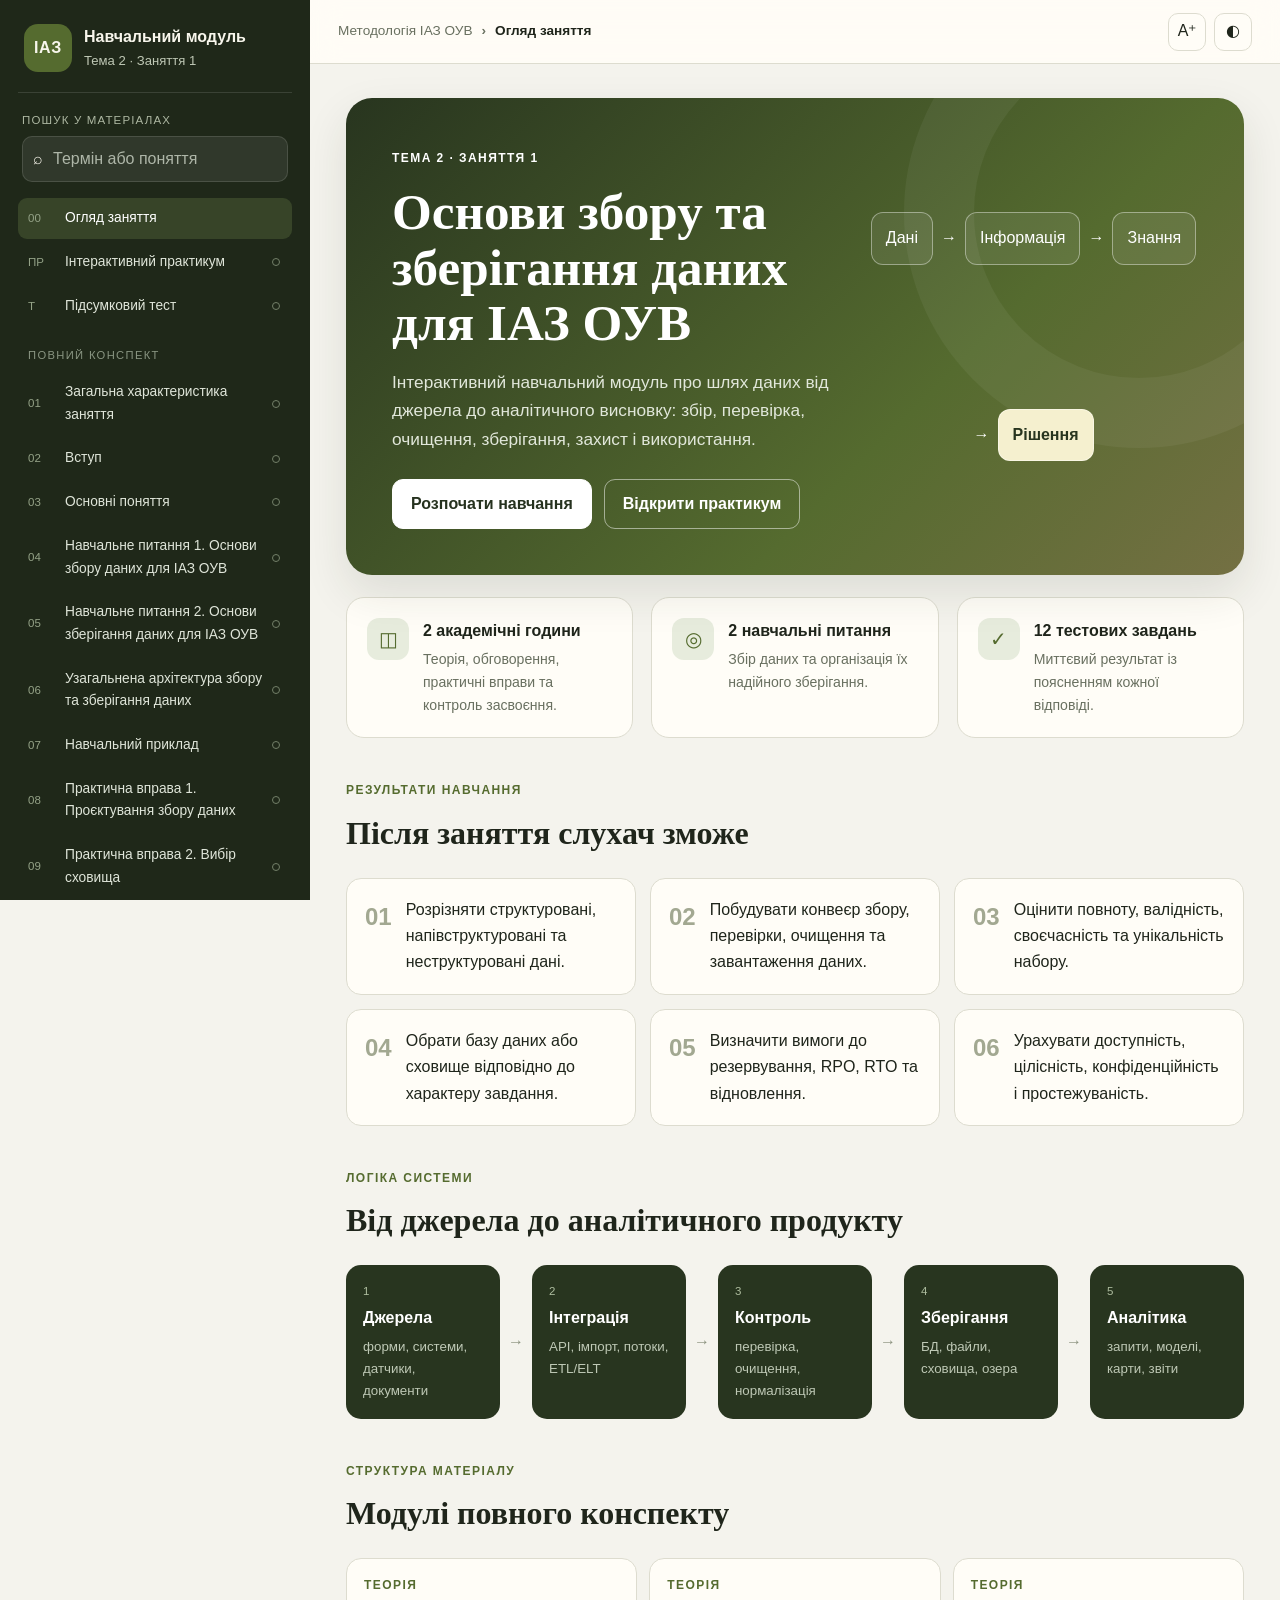
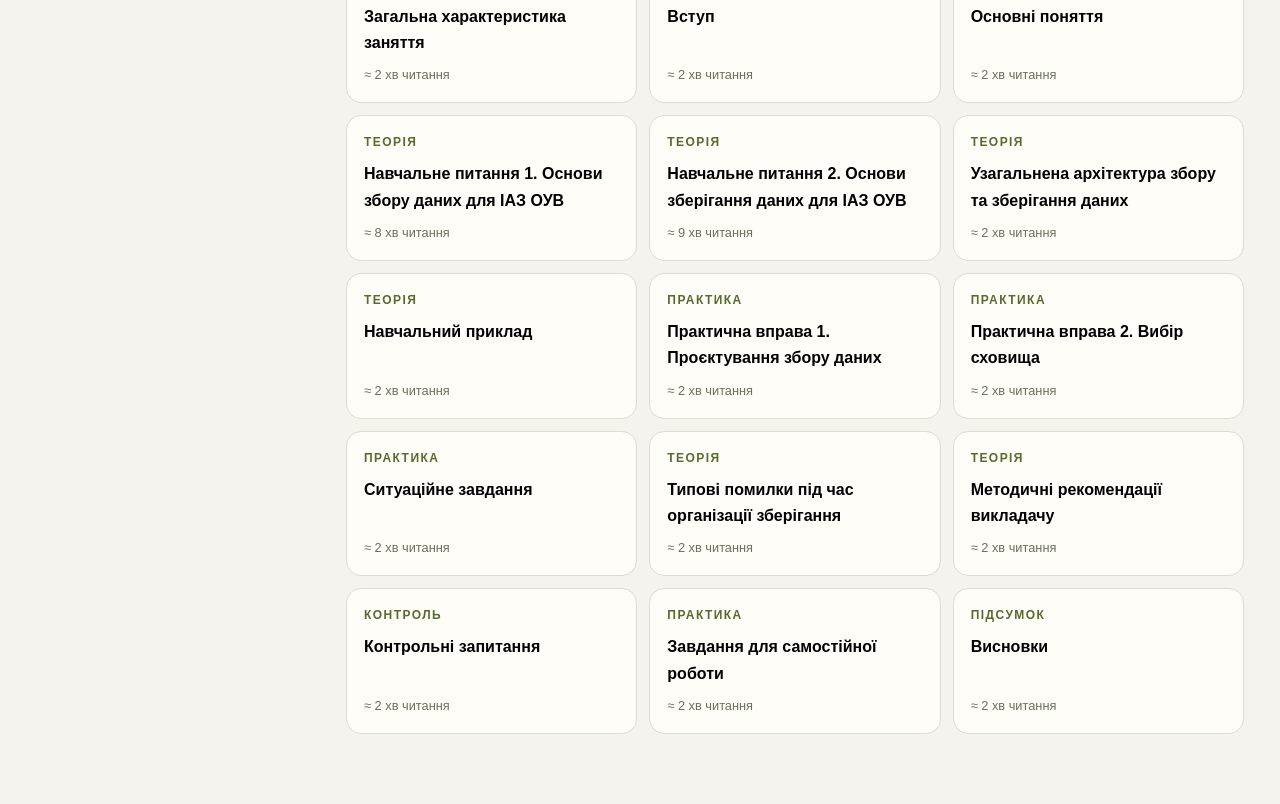
<file: Theme 2/alection 1/2026/iaz_learning_site/index.html>
<!doctype html>
<html lang="uk">
<head>
  <meta charset="utf-8">
  <meta name="viewport" content="width=device-width, initial-scale=1">
  <meta name="description" content="Інтерактивний навчальний сайт: основи збору та зберігання даних для ІАЗ ОУВ">
  <title>Основи збору та зберігання даних для ІАЗ ОУВ</title>
  <link rel="stylesheet" href="assets/styles.css">
</head>
<body>
  <a class="skip-link" href="#main">Перейти до змісту</a>
  <div class="app-shell">
    <aside class="sidebar" id="sidebar">
      <div class="brand">
        <div class="brand-mark">ІАЗ</div>
        <div><strong>Навчальний модуль</strong><span>Тема 2 · Заняття 1</span></div>
      </div>
      <div class="sidebar-search">
        <label for="searchInput">Пошук у матеріалах</label>
        <div class="search-box"><span>⌕</span><input id="searchInput" type="search" placeholder="Термін або поняття"></div>
        <div id="searchResults" class="search-results" hidden></div>
      </div>
      <nav class="side-nav" aria-label="Модулі заняття">
        <button class="nav-link active" data-route="overview"><span class="nav-index">00</span><span>Огляд заняття</span></button>
        <button class="nav-link" data-route="workshop"><span class="nav-index">ПР</span><span>Інтерактивний практикум</span><span class="done-dot"></span></button>
        <button class="nav-link" data-route="quiz"><span class="nav-index">Т</span><span>Підсумковий тест</span><span class="done-dot"></span></button>
        <div class="nav-separator">Повний конспект</div>
        <button class="nav-link" data-route="zahalna-kharakterystyka-zaniattia"><span class="nav-index">01</span><span>Загальна характеристика заняття</span><span class="done-dot" aria-hidden="true"></span></button><button class="nav-link" data-route="vstup"><span class="nav-index">02</span><span>Вступ</span><span class="done-dot" aria-hidden="true"></span></button><button class="nav-link" data-route="osnovni-poniattia"><span class="nav-index">03</span><span>Основні поняття</span><span class="done-dot" aria-hidden="true"></span></button><button class="nav-link" data-route="navchalne-pytannia-1-osnovy-zboru-danykh-dlia-iaz-ouv"><span class="nav-index">04</span><span>Навчальне питання 1. Основи збору даних для ІАЗ ОУВ</span><span class="done-dot" aria-hidden="true"></span></button><button class="nav-link" data-route="navchalne-pytannia-2-osnovy-zberihannia-danykh-dlia-iaz-ouv"><span class="nav-index">05</span><span>Навчальне питання 2. Основи зберігання даних для ІАЗ ОУВ</span><span class="done-dot" aria-hidden="true"></span></button><button class="nav-link" data-route="uzahalnena-arkhitektura-zboru-ta-zberihannia-danykh"><span class="nav-index">06</span><span>Узагальнена архітектура збору та зберігання даних</span><span class="done-dot" aria-hidden="true"></span></button><button class="nav-link" data-route="navchalnyi-pryklad"><span class="nav-index">07</span><span>Навчальний приклад</span><span class="done-dot" aria-hidden="true"></span></button><button class="nav-link" data-route="praktychna-vprava-1-proiektuvannia-zboru-danykh"><span class="nav-index">08</span><span>Практична вправа 1. Проєктування збору даних</span><span class="done-dot" aria-hidden="true"></span></button><button class="nav-link" data-route="praktychna-vprava-2-vybir-skhovyshcha"><span class="nav-index">09</span><span>Практична вправа 2. Вибір сховища</span><span class="done-dot" aria-hidden="true"></span></button><button class="nav-link" data-route="sytuatsiine-zavdannia"><span class="nav-index">10</span><span>Ситуаційне завдання</span><span class="done-dot" aria-hidden="true"></span></button><button class="nav-link" data-route="typovi-pomylky-pid-chas-orhanizatsii-zberihannia"><span class="nav-index">11</span><span>Типові помилки під час організації зберігання</span><span class="done-dot" aria-hidden="true"></span></button><button class="nav-link" data-route="metodychni-rekomendatsii-vykladachu"><span class="nav-index">12</span><span>Методичні рекомендації викладачу</span><span class="done-dot" aria-hidden="true"></span></button><button class="nav-link" data-route="kontrolni-zapytannia"><span class="nav-index">13</span><span>Контрольні запитання</span><span class="done-dot" aria-hidden="true"></span></button><button class="nav-link" data-route="zavdannia-dlia-samostiinoi-roboty"><span class="nav-index">14</span><span>Завдання для самостійної роботи</span><span class="done-dot" aria-hidden="true"></span></button><button class="nav-link" data-route="vysnovky"><span class="nav-index">15</span><span>Висновки</span><span class="done-dot" aria-hidden="true"></span></button>
      </nav>
      <div class="sidebar-progress">
        <div class="progress-label"><span>Прогрес</span><strong id="progressText">0%</strong></div>
        <div class="progress-track"><div id="progressBar"></div></div>
        <button id="resetProgress" class="text-button">Скинути прогрес</button>
      </div>
    </aside>

    <div class="main-column">
      <header class="topbar">
        <button id="menuToggle" class="icon-button" aria-label="Відкрити меню">☰</button>
        <div class="breadcrumbs"><span>Методологія ІАЗ ОУВ</span><b>›</b><strong id="currentCrumb">Огляд заняття</strong></div>
        <div class="top-actions"><button id="fontToggle" class="icon-button" title="Змінити розмір тексту">A⁺</button><button id="themeToggle" class="icon-button" title="Змінити тему">◐</button></div>
      </header>

      <main id="main" tabindex="-1">
        <section class="route-page overview-page active" id="page-overview" data-page="overview">
          <div class="hero">
            <div class="hero-copy">
              <span class="hero-kicker">Тема 2 · Заняття 1</span>
              <h1>Основи збору та зберігання даних для ІАЗ ОУВ</h1>
              <p>Інтерактивний навчальний модуль про шлях даних від джерела до аналітичного висновку: збір, перевірка, очищення, зберігання, захист і використання.</p>
              <div class="hero-actions"><button class="primary-btn" data-route="zahalna-kharakterystyka-zaniattia">Розпочати навчання</button><button class="secondary-btn" data-route="workshop">Відкрити практикум</button></div>
            </div>
            <div class="hero-visual" aria-label="Схема перетворення даних">
              <div class="flow-node">Дані</div><span>→</span><div class="flow-node">Інформація</div><span>→</span><div class="flow-node">Знання</div><span>→</span><div class="flow-node accent">Рішення</div>
            </div>
          </div>
          <div class="overview-grid">
            <section class="info-panel"><span class="panel-icon">◫</span><div><h2>2 академічні години</h2><p>Теорія, обговорення, практичні вправи та контроль засвоєння.</p></div></section>
            <section class="info-panel"><span class="panel-icon">◎</span><div><h2>2 навчальні питання</h2><p>Збір даних та організація їх надійного зберігання.</p></div></section>
            <section class="info-panel"><span class="panel-icon">✓</span><div><h2>12 тестових завдань</h2><p>Миттєвий результат із поясненням кожної відповіді.</p></div></section>
          </div>
          <section class="learning-outcomes">
            <div class="section-heading"><span>Результати навчання</span><h2>Після заняття слухач зможе</h2></div>
            <div class="outcomes-grid">
              <div><b>01</b><p>Розрізняти структуровані, напівструктуровані та неструктуровані дані.</p></div>
              <div><b>02</b><p>Побудувати конвеєр збору, перевірки, очищення та завантаження даних.</p></div>
              <div><b>03</b><p>Оцінити повноту, валідність, своєчасність та унікальність набору.</p></div>
              <div><b>04</b><p>Обрати базу даних або сховище відповідно до характеру завдання.</p></div>
              <div><b>05</b><p>Визначити вимоги до резервування, RPO, RTO та відновлення.</p></div>
              <div><b>06</b><p>Урахувати доступність, цілісність, конфіденційність і простежуваність.</p></div>
            </div>
          </section>
          <section class="architecture-preview">
            <div class="section-heading"><span>Логіка системи</span><h2>Від джерела до аналітичного продукту</h2></div>
            <div class="architecture-flow">
              <div class="arch-step"><span>1</span><b>Джерела</b><small>форми, системи, датчики, документи</small></div>
              <i>→</i><div class="arch-step"><span>2</span><b>Інтеграція</b><small>API, імпорт, потоки, ETL/ELT</small></div>
              <i>→</i><div class="arch-step"><span>3</span><b>Контроль</b><small>перевірка, очищення, нормалізація</small></div>
              <i>→</i><div class="arch-step"><span>4</span><b>Зберігання</b><small>БД, файли, сховища, озера</small></div>
              <i>→</i><div class="arch-step"><span>5</span><b>Аналітика</b><small>запити, моделі, карти, звіти</small></div>
            </div>
          </section>
          <section class="modules-section"><div class="section-heading"><span>Структура матеріалу</span><h2>Модулі повного конспекту</h2></div><div class="modules-grid"><button class="module-card" data-route="zahalna-kharakterystyka-zaniattia">
      <span class="module-type">Теорія</span>
      <strong>Загальна характеристика заняття</strong>
      <span class="module-meta">≈ 2 хв читання</span>
    </button><button class="module-card" data-route="vstup">
      <span class="module-type">Теорія</span>
      <strong>Вступ</strong>
      <span class="module-meta">≈ 2 хв читання</span>
    </button><button class="module-card" data-route="osnovni-poniattia">
      <span class="module-type">Теорія</span>
      <strong>Основні поняття</strong>
      <span class="module-meta">≈ 2 хв читання</span>
    </button><button class="module-card" data-route="navchalne-pytannia-1-osnovy-zboru-danykh-dlia-iaz-ouv">
      <span class="module-type">Теорія</span>
      <strong>Навчальне питання 1. Основи збору даних для ІАЗ ОУВ</strong>
      <span class="module-meta">≈ 8 хв читання</span>
    </button><button class="module-card" data-route="navchalne-pytannia-2-osnovy-zberihannia-danykh-dlia-iaz-ouv">
      <span class="module-type">Теорія</span>
      <strong>Навчальне питання 2. Основи зберігання даних для ІАЗ ОУВ</strong>
      <span class="module-meta">≈ 9 хв читання</span>
    </button><button class="module-card" data-route="uzahalnena-arkhitektura-zboru-ta-zberihannia-danykh">
      <span class="module-type">Теорія</span>
      <strong>Узагальнена архітектура збору та зберігання даних</strong>
      <span class="module-meta">≈ 2 хв читання</span>
    </button><button class="module-card" data-route="navchalnyi-pryklad">
      <span class="module-type">Теорія</span>
      <strong>Навчальний приклад</strong>
      <span class="module-meta">≈ 2 хв читання</span>
    </button><button class="module-card" data-route="praktychna-vprava-1-proiektuvannia-zboru-danykh">
      <span class="module-type">Практика</span>
      <strong>Практична вправа 1. Проєктування збору даних</strong>
      <span class="module-meta">≈ 2 хв читання</span>
    </button><button class="module-card" data-route="praktychna-vprava-2-vybir-skhovyshcha">
      <span class="module-type">Практика</span>
      <strong>Практична вправа 2. Вибір сховища</strong>
      <span class="module-meta">≈ 2 хв читання</span>
    </button><button class="module-card" data-route="sytuatsiine-zavdannia">
      <span class="module-type">Практика</span>
      <strong>Ситуаційне завдання</strong>
      <span class="module-meta">≈ 2 хв читання</span>
    </button><button class="module-card" data-route="typovi-pomylky-pid-chas-orhanizatsii-zberihannia">
      <span class="module-type">Теорія</span>
      <strong>Типові помилки під час організації зберігання</strong>
      <span class="module-meta">≈ 2 хв читання</span>
    </button><button class="module-card" data-route="metodychni-rekomendatsii-vykladachu">
      <span class="module-type">Теорія</span>
      <strong>Методичні рекомендації викладачу</strong>
      <span class="module-meta">≈ 2 хв читання</span>
    </button><button class="module-card" data-route="kontrolni-zapytannia">
      <span class="module-type">Контроль</span>
      <strong>Контрольні запитання</strong>
      <span class="module-meta">≈ 2 хв читання</span>
    </button><button class="module-card" data-route="zavdannia-dlia-samostiinoi-roboty">
      <span class="module-type">Практика</span>
      <strong>Завдання для самостійної роботи</strong>
      <span class="module-meta">≈ 2 хв читання</span>
    </button><button class="module-card" data-route="vysnovky">
      <span class="module-type">Підсумок</span>
      <strong>Висновки</strong>
      <span class="module-meta">≈ 2 хв читання</span>
    </button></div></section>
        </section>

        <section class="route-page workshop-page" id="page-workshop" data-page="workshop" hidden>
          <header class="page-header"><div><span class="eyebrow">Практичний блок</span><h1>Інтерактивний практикум</h1><p>Виконайте вправи послідовно. Результати зберігаються у вашому браузері.</p></div></header>
          <div class="activity-grid">
            <section class="activity-card wide">
              <div class="activity-head"><span class="activity-num">01</span><div><h2>Калькулятор якості даних</h2><p>Введіть кількість записів для розрахунку чотирьох коефіцієнтів та інтегральної оцінки.</p></div></div>
              <div class="calculator-layout">
                <div class="form-grid">
                  <label>Усього обов’язкових значень<input id="qTotal" type="number" min="1" value="100"></label>
                  <label>Заповнених значень<input id="qFilled" type="number" min="0" value="92"></label>
                  <label>Перевірених записів<input id="qChecked" type="number" min="1" value="100"></label>
                  <label>Коректних записів<input id="qValid" type="number" min="0" value="95"></label>
                  <label>Усього отриманих даних<input id="qReceived" type="number" min="1" value="100"></label>
                  <label>Отриманих своєчасно<input id="qTimely" type="number" min="0" value="88"></label>
                  <label>Усього записів<input id="qRecords" type="number" min="1" value="100"></label>
                  <label>Унікальних записів<input id="qUnique" type="number" min="0" value="97"></label>
                </div>
                <div class="quality-dashboard">
                  <div class="score-ring" id="qualityRing"><span id="qualityScore">—</span><small>інтегральна якість</small></div>
                  <div id="qualityBars" class="metric-bars"></div>
                  <button id="calcQuality" class="primary-btn">Розрахувати</button>
                </div>
              </div>
            </section>

            <section class="activity-card">
              <div class="activity-head"><span class="activity-num">02</span><div><h2>Конструктор ETL</h2><p>Натисніть етапи в правильній послідовності.</p></div></div>
              <div id="etlChoices" class="sequence-choices">
                <button data-step="load">Завантаження</button><button data-step="transform">Перетворення</button><button data-step="extract">Вилучення</button>
              </div>
              <div id="etlSequence" class="sequence-slots"><span>1</span><span>2</span><span>3</span></div>
              <p id="etlFeedback" class="feedback"></p><button id="etlReset" class="text-button">Почати знову</button>
            </section>

            <section class="activity-card">
              <div class="activity-head"><span class="activity-num">03</span><div><h2>Радник зі сховищ</h2><p>Оберіть характер даних та ключову потребу.</p></div></div>
              <label>Тип даних<select id="dataType"><option value="events">Структурований реєстр подій</option><option value="geo">Координати, маршрути, райони</option><option value="media">Фото, відео, великі документи</option><option value="telemetry">Телеметрія та часові показники</option><option value="relations">Складні зв’язки між об’єктами</option><option value="raw">Великі різнорідні первинні набори</option></select></label>
              <label>Ключова вимога<select id="dataNeed"><option value="operations">Оперативні транзакції та цілісність</option><option value="analytics">Історична аналітика і звітність</option><option value="flexibility">Гнучка структура</option></select></label>
              <button id="recommendStorage" class="primary-btn">Отримати рекомендацію</button>
              <div id="storageResult" class="recommendation" aria-live="polite"></div>
            </section>

            <section class="activity-card wide">
              <div class="activity-head"><span class="activity-num">04</span><div><h2>Аналіз повторних повідомлень</h2><p>Визначте правильну модель роботи з трьома повідомленнями про ймовірно одну подію.</p></div></div>
              <div class="records-table">
                <div class="record-row header"><span>Час</span><span>Координати</span><span>Джерело</span><span>Опис</span></div>
                <div class="record-row"><span>08:10</span><span>50.4500, 30.5230</span><span>Джерело 1</span><span>Виявлено об’єкт</span></div>
                <div class="record-row"><span>08:12</span><span>50.4502, 30.5232</span><span>Джерело 2</span><span>Виявлено об’єкт</span></div>
                <div class="record-row"><span>08:14</span><span>50.4500, 30.5230</span><span>Джерело 1</span><span>Повторне повідомлення</span></div>
              </div>
              <fieldset class="scenario-options"><legend>Оберіть правильну дію</legend>
                <label><input type="radio" name="duplicate" value="delete"> Видалити другий і третій записи</label>
                <label><input type="radio" name="duplicate" value="overwrite"> Перезаписати перший запис найновішим</label>
                <label><input type="radio" name="duplicate" value="link"> Зберегти всі первинні повідомлення та пов’язати їх з окремою підтвердженою подією</label>
              </fieldset>
              <button id="checkDuplicate" class="primary-btn">Перевірити рішення</button><p id="duplicateFeedback" class="feedback"></p>
            </section>
          </div>
        </section>

        <section class="route-page quiz-page" id="page-quiz" data-page="quiz" hidden>
          <header class="page-header"><div><span class="eyebrow">Підсумковий контроль</span><h1>Тестування знань</h1><p>12 запитань. Для успішного проходження рекомендовано набрати не менше 75%.</p></div></header>
          <div class="quiz-status"><div><span id="quizPosition">Запитання 1 з 12</span><strong id="quizScoreLive">0 правильних</strong></div><div class="progress-track"><div id="quizProgress"></div></div></div>
          <div id="quizContainer" class="quiz-container"></div>
          <div id="quizResult" class="quiz-result" hidden></div>
        </section>

        <article class="lesson-page" id="page-zahalna-kharakterystyka-zaniattia" data-page="zahalna-kharakterystyka-zaniattia" hidden>
      <header class="page-header">
        <div><span class="eyebrow">Модуль 1 з 15</span><h1>Загальна характеристика заняття</h1></div>
        <button class="complete-btn" data-complete="zahalna-kharakterystyka-zaniattia"><span>✓</span> Позначити завершеним</button>
      </header>
      <div class="lesson-content"><p><strong>Вид заняття:</strong> групове заняття.<br/>
<strong>Рекомендована тривалість:</strong> 2 академічні години.</p><h2 id="zahalna-kharakterystyka-zaniattia-navchalni-pytannia">Навчальні питання</h2><ol type="1">
<li>Основи збору даних для інформаційно-аналітичного забезпечення органів військового управління.</li>
<li>Основи зберігання даних для інформаційно-аналітичного забезпечення органів військового управління.</li>
</ol><h2 id="zahalna-kharakterystyka-zaniattia-meta-zaniattia">Мета заняття</h2><p>Сформувати у слухачів системне розуміння процесів отримання, перевірки, передавання, накопичення та зберігання даних, які використовуються для інформаційно-аналітичного забезпечення органів військового управління.</p><h2 id="zahalna-kharakterystyka-zaniattia-navchalni-tsili">Навчальні цілі</h2><p>У результаті заняття слухачі повинні:</p><ul>
<li>розуміти роль даних у системі інформаційно-аналітичного забезпечення;</li>
<li>знати основні джерела та способи збору даних;</li>
<li>розрізняти структуровані, напівструктуровані та неструктуровані дані;</li>
<li>пояснювати етапи життєвого циклу даних;</li>
<li>визначати основні показники якості даних;</li>
<li>розуміти призначення баз даних, сховищ даних, озер даних і файлових сховищ;</li>
<li>обґрунтовувати вибір способу зберігання даних залежно від виду аналітичного завдання;</li>
<li>враховувати вимоги доступності, цілісності, конфіденційності, резервування та відновлення даних.</li>
</ul><h2 id="zahalna-kharakterystyka-zaniattia-materialno-tekhnichne-zabezpechennia">Матеріально-технічне забезпечення</h2><ul>
<li>мультимедійна презентація;</li>
<li>схема інформаційно-аналітичної системи;</li>
<li>приклади табличних, текстових, геопросторових і мультимедійних даних;</li>
<li>демонстраційна база даних;</li>
<li>персональні комп’ютери або робочі станції;</li>
<li>засоби візуалізації даних;</li>
<li>навчальний набір даних.</li>
</ul></div>
      <footer class="page-footer"><button class="prev-next prev">← Попередній модуль</button><button class="prev-next next">Наступний модуль →</button></footer>
    </article><article class="lesson-page" id="page-vstup" data-page="vstup" hidden>
      <header class="page-header">
        <div><span class="eyebrow">Модуль 2 з 15</span><h1>Вступ</h1></div>
        <button class="complete-btn" data-complete="vstup"><span>✓</span> Позначити завершеним</button>
      </header>
      <div class="lesson-content"><p>Сучасне управління ґрунтується на здатності органу військового управління своєчасно отримувати, узагальнювати, перевіряти та аналізувати значні обсяги різнорідної інформації. Початковою основою будь-якого інформаційно-аналітичного продукту є дані.</p><p>Без належним чином організованого збору і зберігання даних неможливо забезпечити:</p><ul>
<li>достовірне оцінювання обстановки;</li>
<li>виявлення змін і тенденцій;</li>
<li>прогнозування розвитку ситуації;</li>
<li>підготовку обґрунтованих пропозицій;</li>
<li>порівняння варіантів дій;</li>
<li>підтримку прийняття управлінських рішень;</li>
<li>накопичення досвіду та повторне використання результатів аналізу.</li>
</ul><p>Дані самі по собі ще не є готовою інформацією. Для набуття практичної цінності вони повинні бути зібрані, перевірені, описані, структуровані, збережені та підготовлені до подальшого аналізу.</p><p>У спрощеному вигляді процес перетворення даних на управлінське рішення можна подати так:</p><blockquote>
<p><strong>Дані → інформація → знання → аналітичний висновок → управлінське рішення.</strong></p>
</blockquote></div>
      <footer class="page-footer"><button class="prev-next prev">← Попередній модуль</button><button class="prev-next next">Наступний модуль →</button></footer>
    </article><article class="lesson-page" id="page-osnovni-poniattia" data-page="osnovni-poniattia" hidden>
      <header class="page-header">
        <div><span class="eyebrow">Модуль 3 з 15</span><h1>Основні поняття</h1></div>
        <button class="complete-btn" data-complete="osnovni-poniattia"><span>✓</span> Позначити завершеним</button>
      </header>
      <div class="lesson-content"><h2 id="osnovni-poniattia-dani">Дані</h2><p><strong>Дані</strong> — це формалізоване подання фактів, подій, характеристик об’єктів або результатів спостереження, придатне для передавання, зберігання й автоматизованої обробки.</p><p>Прикладами даних можуть бути:</p><ul>
<li>дата і час події;</li>
<li>координати об’єкта;</li>
<li>найменування підрозділу;</li>
<li>кількісні показники;</li>
<li>текст повідомлення;</li>
<li>фотографія або відеозапис;</li>
<li>електронний документ;</li>
<li>результат вимірювання;</li>
<li>запис журналу інформаційної системи;</li>
<li>оцінка достовірності джерела.</li>
</ul><h2 id="osnovni-poniattia-informatsiia">Інформація</h2><p><strong>Інформація</strong> — це дані, інтерпретовані у певному контексті та придатні для зменшення невизначеності під час прийняття рішення.</p><p>Наприклад, окремі координати є даними. Координати, пов’язані з типом об’єкта, часом його виявлення, джерелом повідомлення та оцінкою достовірності, утворюють інформацію, яка може використовуватися в процесі оцінювання обстановки.</p><h2 id="osnovni-poniattia-metadani">Метадані</h2><p><strong>Метадані</strong> — це дані, які описують інші дані.</p><p>До метаданих належать:</p><ul>
<li>джерело отримання;</li>
<li>дата і час створення;</li>
<li>дата і час надходження;</li>
<li>автор або відповідальний виконавець;</li>
<li>формат файла;</li>
<li>рівень доступу;</li>
<li>версія документа;</li>
<li>просторове охоплення;</li>
<li>система координат;</li>
<li>термін зберігання;</li>
<li>оцінка достовірності;</li>
<li>історія змін.</li>
</ul><p>Метадані дають змогу правильно інтерпретувати дані, знаходити їх у сховищі, контролювати походження та оцінювати придатність до використання.</p><h2 id="osnovni-poniattia-zhyttievyi-tsykl-danykh">Життєвий цикл даних</h2><p>Життєвий цикл даних охоплює такі основні етапи:</p><ol type="1">
<li>визначення інформаційної потреби;</li>
<li>створення або отримання даних;</li>
<li>передавання даних;</li>
<li>первинна перевірка;</li>
<li>очищення та перетворення;</li>
<li>зберігання;</li>
<li>надання доступу;</li>
<li>аналіз і використання;</li>
<li>архівування;</li>
<li>знищення або вилучення після завершення строку зберігання.</li>
</ol></div>
      <footer class="page-footer"><button class="prev-next prev">← Попередній модуль</button><button class="prev-next next">Наступний модуль →</button></footer>
    </article><article class="lesson-page" id="page-navchalne-pytannia-1-osnovy-zboru-danykh-dlia-iaz-ouv" data-page="navchalne-pytannia-1-osnovy-zboru-danykh-dlia-iaz-ouv" hidden>
      <header class="page-header">
        <div><span class="eyebrow">Модуль 4 з 15</span><h1>Навчальне питання 1. Основи збору даних для ІАЗ ОУВ</h1></div>
        <button class="complete-btn" data-complete="navchalne-pytannia-1-osnovy-zboru-danykh-dlia-iaz-ouv"><span>✓</span> Позначити завершеним</button>
      </header>
      <div class="lesson-content"><h2 id="navchalne-pytannia-1-osnovy-zboru-danykh-dlia-iaz-ouv-poniattia-ta-meta-zboru-danykh">Поняття та мета збору даних</h2><p><strong>Збір даних</strong> — це організований процес отримання необхідних відомостей із визначених джерел, їх первинної реєстрації, перевірки та передавання до системи зберігання або обробки.</p><p>Метою збору даних є створення повної, актуальної, достовірної та придатної для аналізу інформаційної основи діяльності органу військового управління.</p><p>Збір даних повинен відповідати конкретній інформаційній потребі. Накопичення максимально можливої кількості відомостей без визначеної мети створює інформаційне перевантаження, ускладнює пошук і збільшує витрати на обробку та зберігання.</p><p>Перед початком збору необхідно відповісти на такі запитання:</p><ul>
<li>яке рішення має бути підтримане;</li>
<li>які дані необхідні для прийняття цього рішення;</li>
<li>хто є споживачем інформації;</li>
<li>з якою періодичністю необхідно оновлювати дані;</li>
<li>який рівень точності потрібний;</li>
<li>які джерела можуть надати потрібні відомості;</li>
<li>у якому форматі мають надходити дані;</li>
<li>які обмеження доступу необхідно враховувати.</li>
</ul><h2 id="navchalne-pytannia-1-osnovy-zboru-danykh-dlia-iaz-ouv-vydy-danykh-shcho-vykorystovuiutsia-v-iaz-ouv">Види даних, що використовуються в ІАЗ ОУВ</h2><h3 id="navchalne-pytannia-1-osnovy-zboru-danykh-dlia-iaz-ouv-za-formoiu-podannia">За формою подання</h3><table>
<colgroup>
<col style="width: 33%"/>
<col style="width: 33%"/>
<col style="width: 33%"/>
</colgroup>
<thead>
<tr class="header">
<th>Вид даних</th>
<th>Характеристика</th>
<th>Приклади</th>
</tr>
</thead>
<tbody>
<tr class="odd">
<td>Структуровані</td>
<td>Мають наперед визначену структуру, поля і типи</td>
<td>Таблиці, реєстри, бази даних</td>
</tr>
<tr class="even">
<td>Напівструктуровані</td>
<td>Мають елементи структури, але не обов’язково табличну форму</td>
<td>JSON, XML, електронні повідомлення</td>
</tr>
<tr class="odd">
<td>Неструктуровані</td>
<td>Не мають єдиної формалізованої структури</td>
<td>Тексти, фотографії, відео, аудіо, презентації</td>
</tr>
<tr class="even">
<td>Геопросторові</td>
<td>Містять координати, геометрію та просторові атрибути</td>
<td>Карти, маршрути, точки, райони</td>
</tr>
<tr class="odd">
<td>Часові</td>
<td>Відображають зміну показників у часі</td>
<td>Журнали подій, телеметрія, часові ряди</td>
</tr>
<tr class="even">
<td>Мультимедійні</td>
<td>Містять візуальні або звукові матеріали</td>
<td>Фото, відео, аудіозаписи</td>
</tr>
</tbody>
</table><h3 id="navchalne-pytannia-1-osnovy-zboru-danykh-dlia-iaz-ouv-za-pokhodzhenniam">За походженням</h3><p>Дані можуть бути:</p><ul>
<li><strong>внутрішніми</strong> — створеними всередині органу управління або підпорядкованих структур;</li>
<li><strong>зовнішніми</strong> — отриманими від інших органів, установ, інформаційних систем чи відкритих джерел;</li>
<li><strong>первинними</strong> — отриманими безпосередньо в результаті спостереження, вимірювання або реєстрації;</li>
<li><strong>вторинними</strong> — сформованими на основі обробки, узагальнення чи інтерпретації первинних даних.</li>
</ul><h3 id="navchalne-pytannia-1-osnovy-zboru-danykh-dlia-iaz-ouv-za-shvydkistiu-nadkhodzhennia">За швидкістю надходження</h3><ul>
<li>пакетні дані — передаються через визначені проміжки часу;</li>
<li>потокові дані — надходять безперервно або майже в реальному часі;</li>
<li>оперативні повідомлення — передаються у разі настання визначеної події;</li>
<li>періодична звітність — формується щоденно, щотижнево, щомісячно або за іншим графіком.</li>
</ul><h2 id="navchalne-pytannia-1-osnovy-zboru-danykh-dlia-iaz-ouv-osnovni-dzherela-danykh">Основні джерела даних</h2><h3 id="navchalne-pytannia-1-osnovy-zboru-danykh-dlia-iaz-ouv-dokumenty-ta-formalizovani-povidomlennia">Документи та формалізовані повідомлення</h3><ul>
<li>донесення;</li>
<li>звіти;</li>
<li>зведення;</li>
<li>журнали;</li>
<li>плани;</li>
<li>розпорядчі документи;</li>
<li>електронні картки подій;</li>
<li>результати виконання завдань.</li>
</ul><p>Перевагою таких джерел є наявність установленої структури. Недоліком може бути затримка між подією та її документальним оформленням.</p><h3 id="navchalne-pytannia-1-osnovy-zboru-danykh-dlia-iaz-ouv-informatsiini-systemy-ta-reiestry">Інформаційні системи та реєстри</h3><p>Дані можуть автоматично отримуватися з:</p><ul>
<li>відомчих інформаційних систем;</li>
<li>систем електронного документообігу;</li>
<li>геоінформаційних систем;</li>
<li>систем управління ресурсами;</li>
<li>систем моніторингу;</li>
<li>спеціалізованих реєстрів;</li>
<li>аналітичних платформ.</li>
</ul><h3 id="navchalne-pytannia-1-osnovy-zboru-danykh-dlia-iaz-ouv-tekhnichni-zasoby-ta-datchyky">Технічні засоби та датчики</h3><p>До цієї групи належать дані:</p><ul>
<li>автоматизованого спостереження;</li>
<li>технічного контролю;</li>
<li>телеметрії;</li>
<li>навігаційних систем;</li>
<li>метеорологічних засобів;</li>
<li>журналів функціонування обладнання;</li>
<li>систем контролю мереж і програмного забезпечення.</li>
</ul><h3 id="navchalne-pytannia-1-osnovy-zboru-danykh-dlia-iaz-ouv-liudski-dzherela">Людські джерела</h3><p>Інформація може надходити через:</p><ul>
<li>доповіді посадових осіб;</li>
<li>опитування;</li>
<li>інтерв’ю;</li>
<li>експертне оцінювання;</li>
<li>анкетування;</li>
<li>результати спостереження;</li>
<li>робочі наради.</li>
</ul><p>Такі дані можуть мати високу цінність, але потребують перевірки через можливу суб’єктивність, неповноту або помилки інтерпретації.</p><h3 id="navchalne-pytannia-1-osnovy-zboru-danykh-dlia-iaz-ouv-vidkryti-dzherela">Відкриті джерела</h3><p>До відкритих джерел можуть належати:</p><ul>
<li>офіційні вебресурси;</li>
<li>статистичні портали;</li>
<li>наукові публікації;</li>
<li>повідомлення засобів масової інформації;</li>
<li>супутникові знімки, доступні на законних підставах;</li>
<li>відкриті картографічні сервіси;</li>
<li>соціальні мережі;</li>
<li>відкриті набори даних.</li>
</ul><p>Відомості з відкритих джерел повинні перевірятися, порівнюватися з іншими повідомленнями та оцінюватися з урахуванням надійності джерела.</p><h2 id="navchalne-pytannia-1-osnovy-zboru-danykh-dlia-iaz-ouv-sposoby-zboru-danykh">Способи збору даних</h2><h3 id="navchalne-pytannia-1-osnovy-zboru-danykh-dlia-iaz-ouv-ruchne-vvedennia">Ручне введення</h3><p>Дані вводяться оператором через електронну форму.</p><p><strong>Переваги:</strong></p><ul>
<li>простота реалізації;</li>
<li>можливість введення нестандартної інформації;</li>
<li>контроль людиною змісту повідомлення.</li>
</ul><p><strong>Недоліки:</strong></p><ul>
<li>ризик помилок;</li>
<li>різне написання однакових значень;</li>
<li>повільність;</li>
<li>залежність від підготовки оператора.</li>
</ul><p>Для зменшення кількості помилок доцільно використовувати:</p><ul>
<li>випадаючі списки;</li>
<li>довідники;</li>
<li>перевірку форматів;</li>
<li>обов’язкові поля;</li>
<li>маски введення;</li>
<li>автоматичне заповнення дати та часу;</li>
<li>перевірку координат;</li>
<li>попередження про дублювання запису.</li>
</ul><h3 id="navchalne-pytannia-1-osnovy-zboru-danykh-dlia-iaz-ouv-import-failiv">Імпорт файлів</h3><p>Дані завантажуються з файлів CSV, XLSX, JSON, XML або інших форматів.</p><p>Перед імпортом необхідно перевіряти:</p><ul>
<li>кодування тексту;</li>
<li>назви та порядок полів;</li>
<li>формат дат;</li>
<li>одиниці вимірювання;</li>
<li>систему координат;</li>
<li>наявність порожніх значень;</li>
<li>відповідність типів даних;</li>
<li>відсутність шкідливого вмісту.</li>
</ul><h3 id="navchalne-pytannia-1-osnovy-zboru-danykh-dlia-iaz-ouv-intehratsiia-cherez-api">Інтеграція через API</h3><p><strong>API</strong> — це програмний інтерфейс, через який одна інформаційна система може автоматично отримувати або передавати дані іншій системі.</p><p>Переваги використання API:</p><ul>
<li>автоматизація обміну;</li>
<li>зменшення кількості ручних операцій;</li>
<li>стандартизація форматів;</li>
<li>можливість оперативного оновлення;</li>
<li>фіксація часу та результатів обміну.</li>
</ul><h3 id="navchalne-pytannia-1-osnovy-zboru-danykh-dlia-iaz-ouv-potokove-otrymannia-danykh">Потокове отримання даних</h3><p>Потоковий збір використовується, коли дані надходять постійно й повинні швидко оброблятися.</p><p>Типова схема:</p><blockquote>
<p><strong>Джерело → канал передавання → брокер повідомлень → первинна обробка → сховище → аналітична система.</strong></p>
</blockquote><p>Потокові дані потребують:</p><ul>
<li>синхронізації часу;</li>
<li>контролю черговості повідомлень;</li>
<li>обробки повторних записів;</li>
<li>контролю втрати повідомлень;</li>
<li>механізмів тимчасового накопичення;</li>
<li>моніторингу затримок.</li>
</ul><h3 id="navchalne-pytannia-1-osnovy-zboru-danykh-dlia-iaz-ouv-avtomatyzovane-vyluchennia-danykh-iz-dokumentiv">Автоматизоване вилучення даних із документів</h3><p>Для опрацювання текстів, таблиць і зображень можуть використовуватися:</p><ul>
<li>розпізнавання тексту;</li>
<li>автоматичне виділення реквізитів;</li>
<li>класифікація документів;</li>
<li>пошук іменованих сутностей;</li>
<li>виявлення дат, назв, координат і числових показників;</li>
<li>перетворення неструктурованого тексту на структуровані записи.</li>
</ul><p>Результати автоматизованого вилучення повинні проходити контроль, особливо якщо вони використовуються для підготовки критично важливих аналітичних висновків.</p><h2 id="navchalne-pytannia-1-osnovy-zboru-danykh-dlia-iaz-ouv-etapy-orhanizatsii-zboru-danykh">Етапи організації збору даних</h2><h3 id="navchalne-pytannia-1-osnovy-zboru-danykh-dlia-iaz-ouv-etap-1-vyznachennia-informatsiinoi-potreby">Етап 1. Визначення інформаційної потреби</h3><p>Формулюється, які саме відомості потрібні, для якого завдання та в який строк.</p><h3 id="navchalne-pytannia-1-osnovy-zboru-danykh-dlia-iaz-ouv-etap-2-rozroblennia-modeli-danykh">Етап 2. Розроблення моделі даних</h3><p>Визначаються:</p><ul>
<li>перелік об’єктів;</li>
<li>характеристики об’єктів;</li>
<li>обов’язкові поля;</li>
<li>допустимі значення;</li>
<li>зв’язки між об’єктами;</li>
<li>правила оновлення.</li>
</ul><h3 id="navchalne-pytannia-1-osnovy-zboru-danykh-dlia-iaz-ouv-etap-3-vybir-dzherel">Етап 3. Вибір джерел</h3><p>Джерела оцінюються за:</p><ul>
<li>доступністю;</li>
<li>компетентністю;</li>
<li>надійністю;</li>
<li>оперативністю;</li>
<li>повнотою;</li>
<li>форматом даних;</li>
<li>обмеженнями щодо використання.</li>
</ul><h3 id="navchalne-pytannia-1-osnovy-zboru-danykh-dlia-iaz-ouv-etap-4-vyznachennia-sposobu-otrymannia">Етап 4. Визначення способу отримання</h3><p>Обирається ручне введення, імпорт файлів, API, потокове передавання або поєднання кількох способів.</p><h3 id="navchalne-pytannia-1-osnovy-zboru-danykh-dlia-iaz-ouv-etap-5-pervynna-reiestratsiia">Етап 5. Первинна реєстрація</h3><p>Під час реєстрації до даних додаються:</p><ul>
<li>унікальний ідентифікатор;</li>
<li>час події;</li>
<li>час отримання;</li>
<li>джерело;</li>
<li>відповідальний оператор;</li>
<li>рівень доступу;</li>
<li>ознака версії;</li>
<li>оцінка достовірності.</li>
</ul><h3 id="navchalne-pytannia-1-osnovy-zboru-danykh-dlia-iaz-ouv-etap-6-perevirka">Етап 6. Перевірка</h3><p>Перевіряється правильність формату, логічна узгодженість, повнота, наявність дублювання та допустимість значень.</p><h3 id="navchalne-pytannia-1-osnovy-zboru-danykh-dlia-iaz-ouv-etap-7-ochyshchennia-i-normalizatsiia">Етап 7. Очищення і нормалізація</h3><p>До основних операцій належать:</p><ul>
<li>виправлення форматів;</li>
<li>усунення зайвих пробілів;</li>
<li>уніфікація назв;</li>
<li>приведення дат до єдиного формату;</li>
<li>перетворення одиниць вимірювання;</li>
<li>стандартизація координат;</li>
<li>об’єднання дубльованих записів;</li>
<li>позначення відсутніх значень.</li>
</ul><h3 id="navchalne-pytannia-1-osnovy-zboru-danykh-dlia-iaz-ouv-etap-8-peredavannia-do-skhovyshcha">Етап 8. Передавання до сховища</h3><p>Перевірені дані завантажуються до бази даних, файлового сховища, озера даних або іншого визначеного середовища.</p><h2 id="navchalne-pytannia-1-osnovy-zboru-danykh-dlia-iaz-ouv-konveier-pidhotovky-danykh">Конвеєр підготовки даних</h2><p>У практиці інформаційно-аналітичних систем використовується процес <strong>ETL</strong>:</p><ol type="1">
<li><strong>Extract — вилучення:</strong> отримання даних із джерел.</li>
<li><strong>Transform — перетворення:</strong> очищення, перевірка, стандартизація та збагачення.</li>
<li><strong>Load — завантаження:</strong> запис підготовлених даних до цільового сховища.</li>
</ol><p>Альтернативним підходом є <strong>ELT</strong>:</p><ol type="1">
<li>вилучення;</li>
<li>завантаження до масштабованого сховища;</li>
<li>подальше перетворення безпосередньо в середовищі зберігання.</li>
</ol><p>ETL доцільний, коли до сховища повинні надходити вже перевірені й уніфіковані дані. ELT використовується, коли необхідно зберігати значні обсяги первинних даних і виконувати різні варіанти їх подальшої обробки.</p><h2 id="navchalne-pytannia-1-osnovy-zboru-danykh-dlia-iaz-ouv-iakist-danykh">Якість даних</h2><p>Якість даних визначає придатність даних для виконання конкретного інформаційно-аналітичного завдання.</p><h3 id="navchalne-pytannia-1-osnovy-zboru-danykh-dlia-iaz-ouv-osnovni-kharakterystyky-iakosti">Основні характеристики якості</h3><table>
<thead>
<tr class="header">
<th>Характеристика</th>
<th>Зміст</th>
</tr>
</thead>
<tbody>
<tr class="odd">
<td>Повнота</td>
<td>Наявність усіх необхідних значень</td>
</tr>
<tr class="even">
<td>Точність</td>
<td>Відповідність даних фактичному стану</td>
</tr>
<tr class="odd">
<td>Достовірність</td>
<td>Ступінь довіри до джерела та змісту</td>
</tr>
<tr class="even">
<td>Актуальність</td>
<td>Відповідність даних поточному моменту</td>
</tr>
<tr class="odd">
<td>Своєчасність</td>
<td>Надходження даних у визначений строк</td>
</tr>
<tr class="even">
<td>Узгодженість</td>
<td>Відсутність суперечностей між записами</td>
</tr>
<tr class="odd">
<td>Унікальність</td>
<td>Відсутність необґрунтованих дублікатів</td>
</tr>
<tr class="even">
<td>Валідність</td>
<td>Відповідність установленим форматам і правилам</td>
</tr>
<tr class="odd">
<td>Простежуваність</td>
<td>Можливість установити походження та історію змін</td>
</tr>
</tbody>
</table><h3 id="navchalne-pytannia-1-osnovy-zboru-danykh-dlia-iaz-ouv-koefitsiient-povnoty">Коефіцієнт повноти</h3><p><math display="block" xmlns="http://www.w3.org/1998/Math/MathML"><semantics><mrow><msub><mi>K</mi><mtext mathvariant="normal">повн</mtext></msub><mo>=</mo><mfrac><msub><mi>N</mi><mtext mathvariant="normal">заповнених обов’язкових значень</mtext></msub><msub><mi>N</mi><mtext mathvariant="normal">усіх обов’язкових значень</mtext></msub></mfrac></mrow><annotation encoding="application/x-tex">
K_{\text{повн}}=\frac{N_{\text{заповнених обов'язкових значень}}}{N_{\text{усіх обов'язкових значень}}}
</annotation></semantics></math></p><p>Якщо з 100 обов’язкових значень заповнено 92, коефіцієнт повноти становить:</p><p><math display="block" xmlns="http://www.w3.org/1998/Math/MathML"><semantics><mrow><msub><mi>K</mi><mtext mathvariant="normal">повн</mtext></msub><mo>=</mo><mfrac><mn>92</mn><mn>100</mn></mfrac><mo>=</mo><mn>0</mn><mo>,</mo><mn>92</mn><mi>.</mi></mrow><annotation encoding="application/x-tex">
K_{\text{повн}}=\frac{92}{100}=0{,}92.
</annotation></semantics></math></p><h3 id="navchalne-pytannia-1-osnovy-zboru-danykh-dlia-iaz-ouv-koefitsiient-validnosti">Коефіцієнт валідності</h3><p><math display="block" xmlns="http://www.w3.org/1998/Math/MathML"><semantics><mrow><msub><mi>K</mi><mtext mathvariant="normal">вал</mtext></msub><mo>=</mo><mfrac><msub><mi>N</mi><mtext mathvariant="normal">коректних записів</mtext></msub><msub><mi>N</mi><mtext mathvariant="normal">перевірених записів</mtext></msub></mfrac></mrow><annotation encoding="application/x-tex">
K_{\text{вал}}=\frac{N_{\text{коректних записів}}}{N_{\text{перевірених записів}}}
</annotation></semantics></math></p><h3 id="navchalne-pytannia-1-osnovy-zboru-danykh-dlia-iaz-ouv-koefitsiient-svoiechasnosti">Коефіцієнт своєчасності</h3><p><math display="block" xmlns="http://www.w3.org/1998/Math/MathML"><semantics><mrow><msub><mi>K</mi><mtext mathvariant="normal">своєч</mtext></msub><mo>=</mo><mfrac><msub><mi>N</mi><mtext mathvariant="normal">даних, отриманих у встановлений строк</mtext></msub><msub><mi>N</mi><mtext mathvariant="normal">усіх отриманих даних</mtext></msub></mfrac></mrow><annotation encoding="application/x-tex">
K_{\text{своєч}}=\frac{N_{\text{даних, отриманих у встановлений строк}}}{N_{\text{усіх отриманих даних}}}
</annotation></semantics></math></p><h3 id="navchalne-pytannia-1-osnovy-zboru-danykh-dlia-iaz-ouv-koefitsiient-unikalnosti">Коефіцієнт унікальності</h3><p><math display="block" xmlns="http://www.w3.org/1998/Math/MathML"><semantics><mrow><msub><mi>K</mi><mtext mathvariant="normal">унік</mtext></msub><mo>=</mo><mfrac><msub><mi>N</mi><mtext mathvariant="normal">унікальних записів</mtext></msub><msub><mi>N</mi><mtext mathvariant="normal">усіх записів</mtext></msub></mfrac></mrow><annotation encoding="application/x-tex">
K_{\text{унік}}=\frac{N_{\text{унікальних записів}}}{N_{\text{усіх записів}}}
</annotation></semantics></math></p><h3 id="navchalne-pytannia-1-osnovy-zboru-danykh-dlia-iaz-ouv-intehralnyi-pokaznyk-iakosti">Інтегральний показник якості</h3><p>Для узагальненого оцінювання може використовуватися зважена модель:</p><p><math display="block" xmlns="http://www.w3.org/1998/Math/MathML"><semantics><mrow><mi>Q</mi><mo>=</mo><munderover><mo>∑</mo><mrow><mi>i</mi><mo>=</mo><mn>1</mn></mrow><mi>m</mi></munderover><msub><mi>w</mi><mi>i</mi></msub><msub><mi>q</mi><mi>i</mi></msub><mo>,</mo></mrow><annotation encoding="application/x-tex">
Q=\sum_{i=1}^{m} w_iq_i,
</annotation></semantics></math></p><p>де <math display="inline" xmlns="http://www.w3.org/1998/Math/MathML"><semantics><mi>Q</mi><annotation encoding="application/x-tex">Q</annotation></semantics></math> — інтегральний показник якості; <math display="inline" xmlns="http://www.w3.org/1998/Math/MathML"><semantics><msub><mi>q</mi><mi>i</mi></msub><annotation encoding="application/x-tex">q_i</annotation></semantics></math> — оцінка окремої характеристики; <math display="inline" xmlns="http://www.w3.org/1998/Math/MathML"><semantics><msub><mi>w</mi><mi>i</mi></msub><annotation encoding="application/x-tex">w_i</annotation></semantics></math> — ваговий коефіцієнт характеристики; <math display="inline" xmlns="http://www.w3.org/1998/Math/MathML"><semantics><mrow><mo>∑</mo><msub><mi>w</mi><mi>i</mi></msub><mo>=</mo><mn>1</mn></mrow><annotation encoding="application/x-tex">\sum w_i=1</annotation></semantics></math>.</p><p>Наприклад:</p><p><math display="block" xmlns="http://www.w3.org/1998/Math/MathML"><semantics><mrow><mi>Q</mi><mo>=</mo><mn>0</mn><mo>,</mo><mn>25</mn><msub><mi>K</mi><mtext mathvariant="normal">повн</mtext></msub><mo>+</mo><mn>0</mn><mo>,</mo><mn>25</mn><msub><mi>K</mi><mtext mathvariant="normal">вал</mtext></msub><mo>+</mo><mn>0</mn><mo>,</mo><mn>30</mn><msub><mi>K</mi><mtext mathvariant="normal">своєч</mtext></msub><mo>+</mo><mn>0</mn><mo>,</mo><mn>20</mn><msub><mi>K</mi><mtext mathvariant="normal">унік</mtext></msub><mi>.</mi></mrow><annotation encoding="application/x-tex">
Q=0{,}25K_{\text{повн}}+0{,}25K_{\text{вал}}+0{,}30K_{\text{своєч}}+0{,}20K_{\text{унік}}.
</annotation></semantics></math></p><p>Ваги повинні визначатися з урахуванням призначення конкретного набору даних.</p><h2 id="navchalne-pytannia-1-osnovy-zboru-danykh-dlia-iaz-ouv-perevirka-dostovirnosti-danykh">Перевірка достовірності даних</h2><p>Достовірність не завжди можна встановити тільки автоматично. Для її оцінювання доцільно застосовувати:</p><ul>
<li>порівняння з незалежними джерелами;</li>
<li>перевірку внутрішньої логіки повідомлення;</li>
<li>аналіз попередньої надійності джерела;</li>
<li>перевірку часу і місця події;</li>
<li>аналіз метаданих;</li>
<li>установлення першоджерела;</li>
<li>виявлення ознак редагування;</li>
<li>експертне оцінювання;</li>
<li>повторне спостереження або уточнення.</li>
</ul><p>У системі доцільно окремо зберігати:</p><ul>
<li>факт або повідомлення;</li>
<li>джерело;</li>
<li>рівень надійності джерела;</li>
<li>рівень підтвердження відомостей;</li>
<li>метод перевірки;</li>
<li>дату останньої перевірки.</li>
</ul><p>Необхідно розрізняти:</p><ul>
<li>відсутність даних;</li>
<li>нульове значення;</li>
<li>невідоме значення;</li>
<li>значення, яке ще перевіряється;</li>
<li>значення, яке не може бути розкрито через обмеження доступу.</li>
</ul><h2 id="navchalne-pytannia-1-osnovy-zboru-danykh-dlia-iaz-ouv-typovi-problemy-zboru-danykh">Типові проблеми збору даних</h2><h3 id="navchalne-pytannia-1-osnovy-zboru-danykh-dlia-iaz-ouv-dubliuvannia">Дублювання</h3><p>Одна подія може бути зареєстрована кількома джерелами або кілька разів передана одним джерелом.</p><p>Для виявлення дублювання використовуються:</p><ul>
<li>унікальні ідентифікатори;</li>
<li>порівняння часу;</li>
<li>порівняння координат;</li>
<li>контрольні суми;</li>
<li>аналіз подібності тексту;</li>
<li>правила об’єднання записів.</li>
</ul><h3 id="navchalne-pytannia-1-osnovy-zboru-danykh-dlia-iaz-ouv-rizni-formaty">Різні формати</h3><p>Одна дата може бути подана як:</p><ul>
<li>06.08.2026;</li>
<li>2026-08-06;</li>
<li>06/08/2026;</li>
<li>6 серпня 2026 року.</li>
</ul><p>Для автоматизованого аналізу всі значення повинні приводитися до єдиного стандарту.</p><h3 id="navchalne-pytannia-1-osnovy-zboru-danykh-dlia-iaz-ouv-rizni-odynytsi-vymiriuvannia">Різні одиниці вимірювання</h3><p>Показники можуть подаватися в метрах, кілометрах, милях, секундах, хвилинах або годинах. Одиниця вимірювання повинна бути явно визначена в моделі даних.</p><h3 id="navchalne-pytannia-1-osnovy-zboru-danykh-dlia-iaz-ouv-rozbizhnosti-v-chasi">Розбіжності в часі</h3><p>Необхідно розрізняти:</p><ul>
<li>час настання події;</li>
<li>час фіксації;</li>
<li>час створення повідомлення;</li>
<li>час передавання;</li>
<li>час отримання;</li>
<li>час внесення до системи.</li>
</ul><h3 id="navchalne-pytannia-1-osnovy-zboru-danykh-dlia-iaz-ouv-vtrata-kontekstu">Втрата контексту</h3><p>Окреме числове значення без пояснення може бути неправильно інтерпретоване. Тому разом із даними необхідно зберігати контекст і метадані.</p></div>
      <footer class="page-footer"><button class="prev-next prev">← Попередній модуль</button><button class="prev-next next">Наступний модуль →</button></footer>
    </article><article class="lesson-page" id="page-navchalne-pytannia-2-osnovy-zberihannia-danykh-dlia-iaz-ouv" data-page="navchalne-pytannia-2-osnovy-zberihannia-danykh-dlia-iaz-ouv" hidden>
      <header class="page-header">
        <div><span class="eyebrow">Модуль 5 з 15</span><h1>Навчальне питання 2. Основи зберігання даних для ІАЗ ОУВ</h1></div>
        <button class="complete-btn" data-complete="navchalne-pytannia-2-osnovy-zberihannia-danykh-dlia-iaz-ouv"><span>✓</span> Позначити завершеним</button>
      </header>
      <div class="lesson-content"><h2 id="navchalne-pytannia-2-osnovy-zberihannia-danykh-dlia-iaz-ouv-poniattia-ta-zavdannia-zberihannia-danykh">Поняття та завдання зберігання даних</h2><p><strong>Зберігання даних</strong> — це організоване розміщення даних на визначених носіях або в інформаційних системах із забезпеченням їх доступності, цілісності, захищеності, пошуку, відновлення та подальшого використання.</p><p>Основними завданнями зберігання є:</p><ul>
<li>збереження отриманих даних;</li>
<li>забезпечення швидкого пошуку;</li>
<li>підтримання актуальної версії;</li>
<li>збереження історії змін;</li>
<li>розмежування доступу;</li>
<li>резервне копіювання;</li>
<li>відновлення після відмов;</li>
<li>архівування;</li>
<li>контроль строків зберігання;</li>
<li>забезпечення можливості аналітичної обробки.</li>
</ul><h2 id="navchalne-pytannia-2-osnovy-zberihannia-danykh-dlia-iaz-ouv-osnovni-vymohy-do-system-zberihannia">Основні вимоги до систем зберігання</h2><h3 id="navchalne-pytannia-2-osnovy-zberihannia-danykh-dlia-iaz-ouv-dostupnist">Доступність</h3><p>Уповноважені користувачі повинні мати доступ до необхідних даних у встановлений час.</p><p>Коефіцієнт доступності може визначатися як:</p><p><math display="block" xmlns="http://www.w3.org/1998/Math/MathML"><semantics><mrow><mi>A</mi><mo>=</mo><mfrac><msub><mi>T</mi><mtext mathvariant="normal">роботи</mtext></msub><mrow><msub><mi>T</mi><mtext mathvariant="normal">роботи</mtext></msub><mo>+</mo><msub><mi>T</mi><mtext mathvariant="normal">простою</mtext></msub></mrow></mfrac><mi>.</mi></mrow><annotation encoding="application/x-tex">
A=\frac{T_{\text{роботи}}}{T_{\text{роботи}}+T_{\text{простою}}}.
</annotation></semantics></math></p><h3 id="navchalne-pytannia-2-osnovy-zberihannia-danykh-dlia-iaz-ouv-tsilisnist">Цілісність</h3><p>Дані не повинні бути несанкціоновано або випадково змінені, пошкоджені чи видалені.</p><h3 id="navchalne-pytannia-2-osnovy-zberihannia-danykh-dlia-iaz-ouv-konfidentsiinist">Конфіденційність</h3><p>Доступ до даних повинні мати лише уповноважені користувачі та системи.</p><h3 id="navchalne-pytannia-2-osnovy-zberihannia-danykh-dlia-iaz-ouv-masshtabovanist">Масштабованість</h3><p>Система повинна підтримувати збільшення:</p><ul>
<li>кількості записів;</li>
<li>кількості користувачів;</li>
<li>швидкості надходження;</li>
<li>кількості джерел;</li>
<li>складності аналітичних запитів.</li>
</ul><h3 id="navchalne-pytannia-2-osnovy-zberihannia-danykh-dlia-iaz-ouv-produktyvnist">Продуктивність</h3><p>Сховище повинно забезпечувати прийнятний час:</p><ul>
<li>запису;</li>
<li>пошуку;</li>
<li>фільтрації;</li>
<li>агрегування;</li>
<li>передавання результатів;</li>
<li>формування звітів.</li>
</ul><h3 id="navchalne-pytannia-2-osnovy-zberihannia-danykh-dlia-iaz-ouv-prostezhuvanist">Простежуваність</h3><p>Необхідно мати можливість визначити:</p><ul>
<li>хто створив запис;</li>
<li>хто переглядав дані;</li>
<li>хто вніс зміни;</li>
<li>коли відбулася зміна;</li>
<li>яке значення було до зміни;</li>
<li>з якого джерела надійшли дані.</li>
</ul><h2 id="navchalne-pytannia-2-osnovy-zberihannia-danykh-dlia-iaz-ouv-osnovni-sposoby-zberihannia">Основні способи зберігання</h2><h3 id="navchalne-pytannia-2-osnovy-zberihannia-danykh-dlia-iaz-ouv-failove-zberihannia">Файлове зберігання</h3><p>Дані зберігаються у вигляді окремих файлів і каталогів.</p><p>Приклади:</p><ul>
<li>текстові документи;</li>
<li>електронні таблиці;</li>
<li>презентації;</li>
<li>фотографії;</li>
<li>відеозаписи;</li>
<li>архіви;</li>
<li>файли JSON або CSV.</li>
</ul><p><strong>Переваги:</strong></p><ul>
<li>простота;</li>
<li>зручність для документів і мультимедіа;</li>
<li>можливість роботи зі стандартними програмами.</li>
</ul><p><strong>Недоліки:</strong></p><ul>
<li>складність контролю версій;</li>
<li>можливість дублювання;</li>
<li>обмежені можливості одночасної роботи;</li>
<li>складність пошуку за змістом;</li>
<li>недостатній контроль зв’язків між даними.</li>
</ul><p>Файлове сховище доцільно використовувати для зберігання документів і великих мультимедійних об’єктів, але метадані про ці файли бажано зберігати в базі даних.</p><h3 id="navchalne-pytannia-2-osnovy-zberihannia-danykh-dlia-iaz-ouv-reliatsiini-bazy-danykh">Реляційні бази даних</h3><p>У реляційній базі дані організовані у вигляді таблиць, пов’язаних між собою.</p><p>Приклади систем:</p><ul>
<li>PostgreSQL;</li>
<li>MySQL;</li>
<li>Microsoft SQL Server;</li>
<li>Oracle Database;</li>
<li>SQLite.</li>
</ul><p>Реляційні бази доцільні для даних із чіткою структурою:</p><ul>
<li>об’єкти;</li>
<li>події;</li>
<li>підрозділи;</li>
<li>ресурси;</li>
<li>документи;</li>
<li>завдання;</li>
<li>показники;</li>
<li>користувачі;</li>
<li>довідники.</li>
</ul><p>Переваги:</p><ul>
<li>контроль типів даних;</li>
<li>підтримка зв’язків;</li>
<li>зменшення дублювання;</li>
<li>складні запити;</li>
<li>транзакційність;</li>
<li>механізми контролю цілісності;</li>
<li>розмежування доступу.</li>
</ul><p>Приклад структури таблиці подій:</p><table>
<thead>
<tr class="header">
<th>Поле</th>
<th>Тип</th>
<th>Призначення</th>
</tr>
</thead>
<tbody>
<tr class="odd">
<td>event_id</td>
<td>Унікальний ідентифікатор</td>
<td>Ідентифікація події</td>
</tr>
<tr class="even">
<td>event_time</td>
<td>Дата і час</td>
<td>Час події</td>
</tr>
<tr class="odd">
<td>received_time</td>
<td>Дата і час</td>
<td>Час отримання</td>
</tr>
<tr class="even">
<td>source_id</td>
<td>Ідентифікатор</td>
<td>Джерело</td>
</tr>
<tr class="odd">
<td>event_type</td>
<td>Текст або код</td>
<td>Тип події</td>
</tr>
<tr class="even">
<td>latitude</td>
<td>Число</td>
<td>Географічна широта</td>
</tr>
<tr class="odd">
<td>longitude</td>
<td>Число</td>
<td>Географічна довгота</td>
</tr>
<tr class="even">
<td>description</td>
<td>Текст</td>
<td>Опис</td>
</tr>
<tr class="odd">
<td>confidence</td>
<td>Число або категорія</td>
<td>Оцінка достовірності</td>
</tr>
<tr class="even">
<td>access_level</td>
<td>Код</td>
<td>Рівень доступу</td>
</tr>
<tr class="odd">
<td>created_by</td>
<td>Ідентифікатор</td>
<td>Автор запису</td>
</tr>
</tbody>
</table><h3 id="navchalne-pytannia-2-osnovy-zberihannia-danykh-dlia-iaz-ouv-dokumentooriientovani-bazy-danykh">Документоорієнтовані бази даних</h3><p>Дані зберігаються у вигляді документів, найчастіше у форматі JSON.</p><p>Приклад запису:</p><div class="sourceCode" id="cb1"><pre class="sourceCode json"><code class="sourceCode json"><span id="cb1-1"><a aria-hidden="true" href="#cb1-1" tabindex="-1"></a><span class="fu">{</span></span>
<span id="cb1-2"><a aria-hidden="true" href="#cb1-2" tabindex="-1"></a>  <span class="dt">"event_id"</span><span class="fu">:</span> <span class="st">"EVT-2026-00125"</span><span class="fu">,</span></span>
<span id="cb1-3"><a aria-hidden="true" href="#cb1-3" tabindex="-1"></a>  <span class="dt">"event_time"</span><span class="fu">:</span> <span class="st">"2026-08-06T08:15:00+03:00"</span><span class="fu">,</span></span>
<span id="cb1-4"><a aria-hidden="true" href="#cb1-4" tabindex="-1"></a>  <span class="dt">"source"</span><span class="fu">:</span> <span class="fu">{</span></span>
<span id="cb1-5"><a aria-hidden="true" href="#cb1-5" tabindex="-1"></a>    <span class="dt">"source_id"</span><span class="fu">:</span> <span class="st">"SRC-017"</span><span class="fu">,</span></span>
<span id="cb1-6"><a aria-hidden="true" href="#cb1-6" tabindex="-1"></a>    <span class="dt">"source_type"</span><span class="fu">:</span> <span class="st">"information_system"</span></span>
<span id="cb1-7"><a aria-hidden="true" href="#cb1-7" tabindex="-1"></a>  <span class="fu">},</span></span>
<span id="cb1-8"><a aria-hidden="true" href="#cb1-8" tabindex="-1"></a>  <span class="dt">"event_type"</span><span class="fu">:</span> <span class="st">"observation"</span><span class="fu">,</span></span>
<span id="cb1-9"><a aria-hidden="true" href="#cb1-9" tabindex="-1"></a>  <span class="dt">"location"</span><span class="fu">:</span> <span class="fu">{</span></span>
<span id="cb1-10"><a aria-hidden="true" href="#cb1-10" tabindex="-1"></a>    <span class="dt">"latitude"</span><span class="fu">:</span> <span class="fl">50.4501</span><span class="fu">,</span></span>
<span id="cb1-11"><a aria-hidden="true" href="#cb1-11" tabindex="-1"></a>    <span class="dt">"longitude"</span><span class="fu">:</span> <span class="fl">30.5234</span></span>
<span id="cb1-12"><a aria-hidden="true" href="#cb1-12" tabindex="-1"></a>  <span class="fu">},</span></span>
<span id="cb1-13"><a aria-hidden="true" href="#cb1-13" tabindex="-1"></a>  <span class="dt">"confidence"</span><span class="fu">:</span> <span class="dv">0</span><span class="er">.</span><span class="dv">82</span><span class="fu">,</span></span>
<span id="cb1-14"><a aria-hidden="true" href="#cb1-14" tabindex="-1"></a>  <span class="dt">"status"</span><span class="fu">:</span> <span class="st">"verified"</span></span>
<span id="cb1-15"><a aria-hidden="true" href="#cb1-15" tabindex="-1"></a><span class="fu">}</span></span></code></pre></div><p>Переваги:</p><ul>
<li>гнучкість структури;</li>
<li>зручність роботи з JSON;</li>
<li>можливість зберігати вкладені об’єкти;</li>
<li>швидке створення прототипів.</li>
</ul><p>Недоліки:</p><ul>
<li>складніший контроль зв’язків;</li>
<li>можливе дублювання даних;</li>
<li>необхідність додаткового контролю структури.</li>
</ul><h3 id="navchalne-pytannia-2-osnovy-zberihannia-danykh-dlia-iaz-ouv-bazy-chasovykh-riadiv">Бази часових рядів</h3><p>Призначені для даних, що надходять із часовими мітками:</p><ul>
<li>телеметрії;</li>
<li>показників стану;</li>
<li>результатів моніторингу;</li>
<li>завантаження систем;</li>
<li>даних датчиків;</li>
<li>журналів подій.</li>
</ul><p>Основні операції:</p><ul>
<li>отримання значень за період;</li>
<li>визначення мінімуму та максимуму;</li>
<li>розрахунок середніх значень;</li>
<li>виявлення аномалій;</li>
<li>порівняння часових інтервалів;</li>
<li>прогнозування.</li>
</ul><h3 id="navchalne-pytannia-2-osnovy-zberihannia-danykh-dlia-iaz-ouv-heoprostorovi-bazy-danykh">Геопросторові бази даних</h3><p>Геопросторові бази використовуються для зберігання:</p><ul>
<li>точок;</li>
<li>маршрутів;</li>
<li>ліній;</li>
<li>районів;</li>
<li>меж;</li>
<li>зон;</li>
<li>шарів електронної карти.</li>
</ul><p>Вони підтримують запити:</p><ul>
<li>які об’єкти розташовані в заданому районі;</li>
<li>яка відстань між двома об’єктами;</li>
<li>які маршрути перетинають визначену зону;</li>
<li>які події відбулися в заданому радіусі;</li>
<li>які об’єкти найближчі до визначеної точки.</li>
</ul><p>Для роботи з геопросторовими даними може застосовуватися PostgreSQL із розширенням PostGIS.</p><h3 id="navchalne-pytannia-2-osnovy-zberihannia-danykh-dlia-iaz-ouv-hrafovi-bazy-danykh">Графові бази даних</h3><p>Графова база даних подає інформацію як:</p><ul>
<li>вузли — об’єкти;</li>
<li>ребра — зв’язки між об’єктами;</li>
<li>властивості — характеристики вузлів і зв’язків.</li>
</ul><p>Такий підхід може використовуватися для аналізу:</p><ul>
<li>організаційних зв’язків;</li>
<li>залежностей між подіями;</li>
<li>інформаційних потоків;</li>
<li>мережевої взаємодії;</li>
<li>зв’язків між документами;</li>
<li>ланцюгів причин і наслідків.</li>
</ul><h3 id="navchalne-pytannia-2-osnovy-zberihannia-danykh-dlia-iaz-ouv-skhovyshche-danykh">Сховище даних</h3><p><strong>Сховище даних</strong> — централізована система, призначена для інтеграції історичних даних із різних джерел та виконання аналітичних запитів.</p><p>Основні властивості:</p><ul>
<li>предметна орієнтованість;</li>
<li>інтегрованість;</li>
<li>збереження історії;</li>
<li>відносна незмінність завантажених даних;</li>
<li>оптимізація для аналітики.</li>
</ul><p>У сховищі даних можуть створюватися окремі <strong>вітрини даних</strong> для конкретних структурних підрозділів або функціональних напрямів.</p><h3 id="navchalne-pytannia-2-osnovy-zberihannia-danykh-dlia-iaz-ouv-ozero-danykh">Озеро даних</h3><p><strong>Озеро даних</strong> — масштабоване середовище, у якому зберігаються первинні структуровані, напівструктуровані та неструктуровані дані.</p><p>В озері можуть зберігатися:</p><ul>
<li>таблиці;</li>
<li>журнали;</li>
<li>JSON-документи;</li>
<li>зображення;</li>
<li>відео;</li>
<li>аудіо;</li>
<li>геопросторові файли;</li>
<li>результати моделей;</li>
<li>архіви.</li>
</ul><p>Перевага озера даних полягає у можливості зберегти первинний матеріал для подальшої обробки. Водночас без каталогізації, метаданих і правил управління озеро даних може перетворитися на некероване накопичення файлів.</p><h3 id="navchalne-pytannia-2-osnovy-zberihannia-danykh-dlia-iaz-ouv-arkhitektura-lakehouse">Архітектура Lakehouse</h3><p>Lakehouse поєднує:</p><ul>
<li>гнучкість озера даних;</li>
<li>структурованість сховища даних;</li>
<li>підтримку аналітичних запитів;</li>
<li>контроль схем;</li>
<li>ведення версій;</li>
<li>можливість використання даних для машинного навчання.</li>
</ul><h2 id="navchalne-pytannia-2-osnovy-zberihannia-danykh-dlia-iaz-ouv-porivniannia-osnovnykh-sposobiv-zberihannia">Порівняння основних способів зберігання</h2><table>
<colgroup>
<col style="width: 33%"/>
<col style="width: 33%"/>
<col style="width: 33%"/>
</colgroup>
<thead>
<tr class="header">
<th>Спосіб</th>
<th>Доцільне застосування</th>
<th>Основне обмеження</th>
</tr>
</thead>
<tbody>
<tr class="odd">
<td>Файлове сховище</td>
<td>Документи, фото, відео</td>
<td>Складність пошуку та контролю зв’язків</td>
</tr>
<tr class="even">
<td>Реляційна база</td>
<td>Структуровані взаємопов’язані дані</td>
<td>Потреба у визначеній схемі</td>
</tr>
<tr class="odd">
<td>Документна база</td>
<td>Гнучкі JSON-документи</td>
<td>Складніший контроль узгодженості</td>
</tr>
<tr class="even">
<td>База часових рядів</td>
<td>Потокові показники та телеметрія</td>
<td>Вузька спеціалізація</td>
</tr>
<tr class="odd">
<td>Геопросторова база</td>
<td>Карти, координати, райони</td>
<td>Потреба у спеціальних засобах</td>
</tr>
<tr class="even">
<td>Графова база</td>
<td>Аналіз складних зв’язків</td>
<td>Відмінна від табличної логіка роботи</td>
</tr>
<tr class="odd">
<td>Сховище даних</td>
<td>Звіти, історична аналітика</td>
<td>Значні витрати на інтеграцію</td>
</tr>
<tr class="even">
<td>Озеро даних</td>
<td>Великі обсяги різнорідних даних</td>
<td>Ризик недостатньої впорядкованості</td>
</tr>
<tr class="odd">
<td>Lakehouse</td>
<td>Аналітика та машинне навчання</td>
<td>Вища складність побудови</td>
</tr>
</tbody>
</table><h2 id="navchalne-pytannia-2-osnovy-zberihannia-danykh-dlia-iaz-ouv-rivni-zberihannia-danykh">Рівні зберігання даних</h2><h3 id="navchalne-pytannia-2-osnovy-zberihannia-danykh-dlia-iaz-ouv-riven-1-pervynni-dani">Рівень 1. Первинні дані</h3><p>Зберігаються у вигляді, максимально наближеному до отриманого від джерела. Це забезпечує можливість повторної перевірки та обробки.</p><h3 id="navchalne-pytannia-2-osnovy-zberihannia-danykh-dlia-iaz-ouv-riven-2-ochyshcheni-dani">Рівень 2. Очищені дані</h3><p>Дані перевірені, нормалізовані, очищені від технічних помилок і приведені до єдиних форматів.</p><h3 id="navchalne-pytannia-2-osnovy-zberihannia-danykh-dlia-iaz-ouv-riven-3-intehrovani-dani">Рівень 3. Інтегровані дані</h3><p>Відомості з різних джерел об’єднані відповідно до єдиної моделі.</p><h3 id="navchalne-pytannia-2-osnovy-zberihannia-danykh-dlia-iaz-ouv-riven-4-analitychni-nabory">Рівень 4. Аналітичні набори</h3><p>Дані підготовлені для конкретних завдань:</p><ul>
<li>розрахунку показників;</li>
<li>побудови графіків;</li>
<li>геопросторового аналізу;</li>
<li>прогнозування;</li>
<li>навчання моделей;</li>
<li>формування звітів.</li>
</ul><h3 id="navchalne-pytannia-2-osnovy-zberihannia-danykh-dlia-iaz-ouv-riven-5-arkhiv">Рівень 5. Архів</h3><p>Зберігаються історичні дані, які рідко використовуються, але мають довгострокову цінність.</p><h2 id="navchalne-pytannia-2-osnovy-zberihannia-danykh-dlia-iaz-ouv-otsiniuvannia-neobkhidnoho-obsiahu-skhovyshcha">Оцінювання необхідного обсягу сховища</h2><p>Орієнтовний обсяг зберігання можна оцінити за формулою:</p><p><math display="block" xmlns="http://www.w3.org/1998/Math/MathML"><semantics><mrow><mi>V</mi><mo>=</mo><mi>N</mi><mo>⋅</mo><mi>S</mi><mo>⋅</mo><mi>T</mi><mo>⋅</mo><msub><mi>K</mi><mtext mathvariant="normal">рез</mtext></msub><mo>⋅</mo><msub><mi>K</mi><mtext mathvariant="normal">служ</mtext></msub><mo>,</mo></mrow><annotation encoding="application/x-tex">
V=N\cdot S\cdot T\cdot K_{\text{рез}}\cdot K_{\text{служ}},
</annotation></semantics></math></p><p>де <math display="inline" xmlns="http://www.w3.org/1998/Math/MathML"><semantics><mi>V</mi><annotation encoding="application/x-tex">V</annotation></semantics></math> — потрібний обсяг сховища; <math display="inline" xmlns="http://www.w3.org/1998/Math/MathML"><semantics><mi>N</mi><annotation encoding="application/x-tex">N</annotation></semantics></math> — кількість записів за одиницю часу; <math display="inline" xmlns="http://www.w3.org/1998/Math/MathML"><semantics><mi>S</mi><annotation encoding="application/x-tex">S</annotation></semantics></math> — середній розмір одного запису; <math display="inline" xmlns="http://www.w3.org/1998/Math/MathML"><semantics><mi>T</mi><annotation encoding="application/x-tex">T</annotation></semantics></math> — тривалість зберігання; <math display="inline" xmlns="http://www.w3.org/1998/Math/MathML"><semantics><msub><mi>K</mi><mtext mathvariant="normal">рез</mtext></msub><annotation encoding="application/x-tex">K_{\text{рез}}</annotation></semantics></math> — коефіцієнт резервування або реплікації; <math display="inline" xmlns="http://www.w3.org/1998/Math/MathML"><semantics><msub><mi>K</mi><mtext mathvariant="normal">служ</mtext></msub><annotation encoding="application/x-tex">K_{\text{служ}}</annotation></semantics></math> — коефіцієнт службових витрат.</p><p>Наприклад, якщо система отримує 100 000 записів на добу, середній розмір запису становить 2 КБ, а дані зберігаються протягом 365 діб:</p><p><math display="block" xmlns="http://www.w3.org/1998/Math/MathML"><semantics><mrow><msub><mi>V</mi><mtext mathvariant="normal">баз</mtext></msub><mo>=</mo><mn>100000</mn><mo>⋅</mo><mn>2</mn><mo>⋅</mo><mn>365</mn><mo>=</mo><mn>73</mn><mspace width="0.167em"></mspace><mn>000</mn><mspace width="0.167em"></mspace><mn>000</mn><mspace width="0.222em"></mspace><mtext mathvariant="normal">КБ</mtext><mi>.</mi></mrow><annotation encoding="application/x-tex">
V_{\text{баз}}=100000\cdot2\cdot365=73\,000\,000\ \text{КБ}.
</annotation></semantics></math></p><p>До цього обсягу необхідно додати витрати на:</p><ul>
<li>індекси;</li>
<li>журнали;</li>
<li>резервні копії;</li>
<li>репліки;</li>
<li>метадані;</li>
<li>проміжні результати;</li>
<li>зростання обсягів.</li>
</ul><h2 id="navchalne-pytannia-2-osnovy-zberihannia-danykh-dlia-iaz-ouv-indeksatsiia-ta-poshuk">Індексація та пошук</h2><p><strong>Індекс</strong> — додаткова структура, яка прискорює пошук даних.</p><p>Доцільно створювати індекси для полів, за якими часто здійснюються:</p><ul>
<li>пошук;</li>
<li>сортування;</li>
<li>фільтрація;</li>
<li>об’єднання таблиць;</li>
<li>групування.</li>
</ul><p>Типові поля для індексації:</p><ul>
<li>дата і час;</li>
<li>унікальний ідентифікатор;</li>
<li>тип події;</li>
<li>джерело;</li>
<li>статус;</li>
<li>координати;</li>
<li>рівень доступу.</li>
</ul><p>Надмірна кількість індексів може уповільнювати запис даних і збільшувати обсяг сховища. Тому індекси повинні створюватися відповідно до реальних аналітичних запитів.</p><h2 id="navchalne-pytannia-2-osnovy-zberihannia-danykh-dlia-iaz-ouv-rezervne-kopiiuvannia-ta-vidnovlennia">Резервне копіювання та відновлення</h2><p>Резервне копіювання забезпечує можливість відновлення даних після:</p><ul>
<li>технічної відмови;</li>
<li>пошкодження носія;</li>
<li>помилки користувача;</li>
<li>помилки програмного забезпечення;</li>
<li>несанкціонованої зміни;</li>
<li>втрати основного сховища.</li>
</ul><h3 id="navchalne-pytannia-2-osnovy-zberihannia-danykh-dlia-iaz-ouv-osnovni-vydy-rezervnykh-kopii">Основні види резервних копій</h3><ul>
<li><strong>повна копія</strong> — містить усі визначені дані;</li>
<li><strong>диференційна копія</strong> — містить зміни після останньої повної копії;</li>
<li><strong>інкрементальна копія</strong> — містить зміни після останнього резервного копіювання;</li>
<li><strong>знімок стану</strong> — фіксує стан системи на визначений момент.</li>
</ul><h3 id="navchalne-pytannia-2-osnovy-zberihannia-danykh-dlia-iaz-ouv-pokaznyk-rpo">Показник RPO</h3><p><strong>RPO — Recovery Point Objective</strong> визначає максимально допустимий обсяг даних, який може бути втрачений, виражений у часі.</p><p>Наприклад, RPO 30 хвилин означає, що після відмови допускається втрата даних не більше ніж за останні 30 хвилин.</p><h3 id="navchalne-pytannia-2-osnovy-zberihannia-danykh-dlia-iaz-ouv-pokaznyk-rto">Показник RTO</h3><p><strong>RTO — Recovery Time Objective</strong> визначає максимально допустимий час відновлення роботи системи.</p><p>Наприклад, RTO 2 години означає, що система повинна бути відновлена не пізніше ніж через дві години після відмови.</p><p>Резервні копії необхідно не лише створювати, а й регулярно перевіряти шляхом тестового відновлення.</p><h2 id="navchalne-pytannia-2-osnovy-zberihannia-danykh-dlia-iaz-ouv-replikatsiia-danykh">Реплікація даних</h2><p><strong>Реплікація</strong> — створення та підтримання копій даних на кількох серверах або майданчиках.</p><p>Вона може забезпечувати:</p><ul>
<li>підвищення доступності;</li>
<li>розподіл навантаження;</li>
<li>швидше відновлення;</li>
<li>географічне резервування;</li>
<li>безперервність роботи.</li>
</ul><p>Реплікація не замінює резервне копіювання, оскільки помилкове видалення або пошкодження даних може автоматично поширитися на всі репліки.</p><h2 id="navchalne-pytannia-2-osnovy-zberihannia-danykh-dlia-iaz-ouv-zakhyst-danykh">Захист даних</h2><p>Захист повинен охоплювати весь життєвий цикл даних: від створення до знищення.</p><h3 id="navchalne-pytannia-2-osnovy-zberihannia-danykh-dlia-iaz-ouv-osnovni-zakhody">Основні заходи</h3><ul>
<li>автентифікація користувачів;</li>
<li>розмежування прав;</li>
<li>рольова або атрибутна модель доступу;</li>
<li>шифрування каналів передавання;</li>
<li>шифрування носіїв;</li>
<li>журналювання дій;</li>
<li>контроль цілісності;</li>
<li>резервне копіювання;</li>
<li>сегментація інформаційної інфраструктури;</li>
<li>контроль експорту;</li>
<li>блокування неактивних облікових записів;</li>
<li>регулярний перегляд прав доступу;</li>
<li>безпечне видалення;</li>
<li>навчання користувачів.</li>
</ul><h3 id="navchalne-pytannia-2-osnovy-zberihannia-danykh-dlia-iaz-ouv-pryntsyp-naimenshykh-pryvileiv">Принцип найменших привілеїв</h3><p>Користувач або програмний компонент повинен мати лише ті права, які необхідні для виконання його функцій.</p><h3 id="navchalne-pytannia-2-osnovy-zberihannia-danykh-dlia-iaz-ouv-rozpodil-rolei">Розподіл ролей</h3><p>Доцільно відокремлювати:</p><ul>
<li>власника даних;</li>
<li>адміністратора системи;</li>
<li>адміністратора бази даних;</li>
<li>оператора введення;</li>
<li>аналітика;</li>
<li>споживача аналітичної інформації;</li>
<li>фахівця з інформаційної безпеки;</li>
<li>аудитора.</li>
</ul><h2 id="navchalne-pytannia-2-osnovy-zberihannia-danykh-dlia-iaz-ouv-keruvannia-versiiamy-ta-istoriieiu-zmin">Керування версіями та історією змін</h2><p>Під час оновлення даних важливо не лише зберігати поточне значення, а й забезпечувати можливість установити попередній стан.</p><p>Запис історії може містити:</p><ul>
<li>ідентифікатор об’єкта;</li>
<li>попереднє значення;</li>
<li>нове значення;</li>
<li>час зміни;</li>
<li>автора зміни;</li>
<li>причину зміни;</li>
<li>посилання на підтверджувальний документ.</li>
</ul><p>Це дає змогу:</p><ul>
<li>відновлювати попередні значення;</li>
<li>аналізувати розвиток ситуації;</li>
<li>установлювати відповідальність;</li>
<li>виявляти помилки;</li>
<li>забезпечувати аудит.</li>
</ul><h2 id="navchalne-pytannia-2-osnovy-zberihannia-danykh-dlia-iaz-ouv-kataloh-danykh">Каталог даних</h2><p><strong>Каталог даних</strong> — систематизований опис доступних наборів даних.</p><p>Для кожного набору доцільно зазначати:</p><ul>
<li>назву;</li>
<li>призначення;</li>
<li>власника;</li>
<li>джерело;</li>
<li>структуру;</li>
<li>формат;</li>
<li>періодичність оновлення;</li>
<li>рівень доступу;</li>
<li>показники якості;</li>
<li>строк зберігання;</li>
<li>відповідального адміністратора;</li>
<li>допустимі способи використання.</li>
</ul><p>Каталог допомагає уникати повторного збору однакової інформації та дає аналітику змогу знайти потрібний набір даних.</p><h2 id="navchalne-pytannia-2-osnovy-zberihannia-danykh-dlia-iaz-ouv-polityka-zberihannia">Політика зберігання</h2><p>Політика зберігання повинна визначати:</p><ul>
<li>які дані зберігаються;</li>
<li>хто є власником;</li>
<li>де розташовується основна копія;</li>
<li>скільки часу зберігаються дані;</li>
<li>коли дані переводяться до архіву;</li>
<li>хто має право доступу;</li>
<li>як здійснюється резервне копіювання;</li>
<li>як проводиться відновлення;</li>
<li>коли та як дані знищуються;</li>
<li>як документується історія використання.</li>
</ul><p>Строк зберігання повинен визначатися не довільно, а відповідно до призначення даних, їх цінності, правових вимог і вимог керівних документів.</p></div>
      <footer class="page-footer"><button class="prev-next prev">← Попередній модуль</button><button class="prev-next next">Наступний модуль →</button></footer>
    </article><article class="lesson-page" id="page-uzahalnena-arkhitektura-zboru-ta-zberihannia-danykh" data-page="uzahalnena-arkhitektura-zboru-ta-zberihannia-danykh" hidden>
      <header class="page-header">
        <div><span class="eyebrow">Модуль 6 з 15</span><h1>Узагальнена архітектура збору та зберігання даних</h1></div>
        <button class="complete-btn" data-complete="uzahalnena-arkhitektura-zboru-ta-zberihannia-danykh"><span>✓</span> Позначити завершеним</button>
      </header>
      <div class="lesson-content"><p>Типову архітектуру можна подати у вигляді таких рівнів.</p><h2 id="uzahalnena-arkhitektura-zboru-ta-zberihannia-danykh-riven-1-dzherela">Рівень 1. Джерела</h2><ul>
<li>документи;</li>
<li>оператори;</li>
<li>інформаційні системи;</li>
<li>реєстри;</li>
<li>датчики;</li>
<li>відкриті джерела;</li>
<li>зовнішні бази.</li>
</ul><h2 id="uzahalnena-arkhitektura-zboru-ta-zberihannia-danykh-riven-2-intehratsiia">Рівень 2. Інтеграція</h2><ul>
<li>електронні форми;</li>
<li>API;</li>
<li>імпорт файлів;</li>
<li>брокери повідомлень;</li>
<li>засоби розпізнавання;</li>
<li>ETL- та ELT-процеси.</li>
</ul><h2 id="uzahalnena-arkhitektura-zboru-ta-zberihannia-danykh-riven-3-kontrol-iakosti">Рівень 3. Контроль якості</h2><ul>
<li>перевірка форматів;</li>
<li>нормалізація;</li>
<li>усунення дублікатів;</li>
<li>оцінка достовірності;</li>
<li>збагачення метаданими;</li>
<li>реєстрація помилок.</li>
</ul><h2 id="uzahalnena-arkhitektura-zboru-ta-zberihannia-danykh-riven-4-zberihannia">Рівень 4. Зберігання</h2><ul>
<li>реляційні бази;</li>
<li>документні бази;</li>
<li>геопросторові бази;</li>
<li>файлові сховища;</li>
<li>озера даних;</li>
<li>архіви.</li>
</ul><h2 id="uzahalnena-arkhitektura-zboru-ta-zberihannia-danykh-riven-5-analityka">Рівень 5. Аналітика</h2><ul>
<li>запити;</li>
<li>статистична обробка;</li>
<li>геопросторовий аналіз;</li>
<li>машинне навчання;</li>
<li>прогнозування;</li>
<li>виявлення аномалій.</li>
</ul><h2 id="uzahalnena-arkhitektura-zboru-ta-zberihannia-danykh-riven-6-predstavlennia">Рівень 6. Представлення</h2><ul>
<li>інформаційні панелі;</li>
<li>карти;</li>
<li>графіки;</li>
<li>зведення;</li>
<li>аналітичні записки;</li>
<li>попередження;</li>
<li>автоматизовані звіти.</li>
</ul><p>Над усіма рівнями повинні діяти механізми:</p><ul>
<li>управління доступом;</li>
<li>моніторингу;</li>
<li>журналювання;</li>
<li>резервування;</li>
<li>контролю якості;</li>
<li>управління метаданими.</li>
</ul></div>
      <footer class="page-footer"><button class="prev-next prev">← Попередній модуль</button><button class="prev-next next">Наступний модуль →</button></footer>
    </article><article class="lesson-page" id="page-navchalnyi-pryklad" data-page="navchalnyi-pryklad" hidden>
      <header class="page-header">
        <div><span class="eyebrow">Модуль 7 з 15</span><h1>Навчальний приклад</h1></div>
        <button class="complete-btn" data-complete="navchalnyi-pryklad"><span>✓</span> Позначити завершеним</button>
      </header>
      <div class="lesson-content"><h2 id="navchalnyi-pryklad-umova">Умова</h2><p>Орган військового управління отримує повідомлення про події з декількох джерел:</p><ul>
<li>електронної форми;</li>
<li>таблиці CSV;</li>
<li>зовнішньої інформаційної системи через API;</li>
<li>текстових документів.</li>
</ul><p>Необхідно забезпечити формування єдиного реєстру подій і відображення перевірених даних на електронній карті.</p><h2 id="navchalnyi-pryklad-zaproponovanyi-protses">Запропонований процес</h2><ol type="1">
<li>Кожне джерело передає дані до модуля інтеграції.</li>
<li>Даним присвоюється унікальний ідентифікатор.</li>
<li>Перевіряються дата, час, координати та тип події.</li>
<li>Назви об’єктів приводяться до значень єдиного довідника.</li>
<li>Виконується пошук можливих дублікатів.</li>
<li>Дані зберігаються в таблиці первинних повідомлень.</li>
<li>Після перевірки формується запис у таблиці підтверджених подій.</li>
<li>Документи, фото та відео зберігаються у файловому сховищі.</li>
<li>Посилання на файли та їх метадані зберігаються в базі даних.</li>
<li>Геопросторові поля обробляються засобами геопросторової бази.</li>
<li>Зміни фіксуються в журналі аудиту.</li>
<li>Перевірені події відображаються на інформаційній панелі.</li>
</ol><h2 id="navchalnyi-pryklad-rekomendovana-struktura">Рекомендована структура</h2><ul>
<li>PostgreSQL — для структурованих записів;</li>
<li>PostGIS — для координат і просторових операцій;</li>
<li>файлове або об’єктне сховище — для документів і мультимедіа;</li>
<li>API — для автоматизованого обміну;</li>
<li>модуль ETL — для очищення й інтеграції;</li>
<li>інформаційна панель — для візуалізації;</li>
<li>система резервного копіювання — для відновлення даних.</li>
</ul></div>
      <footer class="page-footer"><button class="prev-next prev">← Попередній модуль</button><button class="prev-next next">Наступний модуль →</button></footer>
    </article><article class="lesson-page" id="page-praktychna-vprava-1-proiektuvannia-zboru-danykh" data-page="praktychna-vprava-1-proiektuvannia-zboru-danykh" hidden>
      <header class="page-header">
        <div><span class="eyebrow">Модуль 8 з 15</span><h1>Практична вправа 1. Проєктування збору даних</h1></div>
        <button class="complete-btn" data-complete="praktychna-vprava-1-proiektuvannia-zboru-danykh"><span>✓</span> Позначити завершеним</button>
      </header>
      <div class="lesson-content"><p>Слухачам пропонується визначити порядок збору даних для підготовки щоденного інформаційно-аналітичного зведення.</p><p>Необхідно визначити:</p><ol type="1">
<li>основних споживачів інформації;</li>
<li>перелік необхідних показників;</li>
<li>джерела даних;</li>
<li>періодичність надходження;</li>
<li>формат передавання;</li>
<li>обов’язкові поля;</li>
<li>правила перевірки;</li>
<li>критерії достовірності;</li>
<li>відповідальних осіб;</li>
<li>порядок дій у разі відсутності або суперечності даних.</li>
</ol><p><strong>Очікуваний результат:</strong></p><table style="width:100%;">
<colgroup>
<col style="width: 16%"/>
<col style="width: 16%"/>
<col style="width: 16%"/>
<col style="width: 16%"/>
<col style="width: 16%"/>
<col style="width: 16%"/>
</colgroup>
<thead>
<tr class="header">
<th>Показник</th>
<th>Джерело</th>
<th>Періодичність</th>
<th>Формат</th>
<th>Відповідальний</th>
<th>Спосіб перевірки</th>
</tr>
</thead>
<tbody>
<tr class="odd">
<td></td>
<td></td>
<td></td>
<td></td>
<td></td>
<td></td>
</tr>
<tr class="even">
<td></td>
<td></td>
<td></td>
<td></td>
<td></td>
<td></td>
</tr>
<tr class="odd">
<td></td>
<td></td>
<td></td>
<td></td>
<td></td>
<td></td>
</tr>
</tbody>
</table></div>
      <footer class="page-footer"><button class="prev-next prev">← Попередній модуль</button><button class="prev-next next">Наступний модуль →</button></footer>
    </article><article class="lesson-page" id="page-praktychna-vprava-2-vybir-skhovyshcha" data-page="praktychna-vprava-2-vybir-skhovyshcha" hidden>
      <header class="page-header">
        <div><span class="eyebrow">Модуль 9 з 15</span><h1>Практична вправа 2. Вибір сховища</h1></div>
        <button class="complete-btn" data-complete="praktychna-vprava-2-vybir-skhovyshcha"><span>✓</span> Позначити завершеним</button>
      </header>
      <div class="lesson-content"><p>Для кожного виду даних необхідно обрати доцільний спосіб зберігання.</p><table>
<colgroup>
<col style="width: 50%"/>
<col style="width: 50%"/>
</colgroup>
<thead>
<tr class="header">
<th>Дані</th>
<th>Рекомендований варіант</th>
</tr>
</thead>
<tbody>
<tr class="odd">
<td>Реєстр подій</td>
<td>Реляційна база даних</td>
</tr>
<tr class="even">
<td>Координати та райони</td>
<td>Геопросторова база даних</td>
</tr>
<tr class="odd">
<td>Фотографії та відеозаписи</td>
<td>Файлове або об’єктне сховище</td>
</tr>
<tr class="even">
<td>Журнали технічних показників</td>
<td>База часових рядів</td>
</tr>
<tr class="odd">
<td>Документи зі змінною структурою</td>
<td>Документна база або файлове сховище</td>
</tr>
<tr class="even">
<td>Зв’язки між об’єктами</td>
<td>Графова база даних</td>
</tr>
<tr class="odd">
<td>Історичні дані для звітності</td>
<td>Сховище даних</td>
</tr>
<tr class="even">
<td>Великі первинні набори</td>
<td>Озеро даних</td>
</tr>
</tbody>
</table><p>Слухачі повинні обґрунтувати свій вибір за критеріями:</p><ul>
<li>структура;</li>
<li>обсяг;</li>
<li>швидкість надходження;</li>
<li>частота оновлення;</li>
<li>спосіб пошуку;</li>
<li>вимоги до історії;</li>
<li>рівень доступу;</li>
<li>потреба в аналітичній обробці.</li>
</ul></div>
      <footer class="page-footer"><button class="prev-next prev">← Попередній модуль</button><button class="prev-next next">Наступний модуль →</button></footer>
    </article><article class="lesson-page" id="page-sytuatsiine-zavdannia" data-page="sytuatsiine-zavdannia" hidden>
      <header class="page-header">
        <div><span class="eyebrow">Модуль 10 з 15</span><h1>Ситуаційне завдання</h1></div>
        <button class="complete-btn" data-complete="sytuatsiine-zavdannia"><span>✓</span> Позначити завершеним</button>
      </header>
      <div class="lesson-content"><p>У базі даних виявлено три записи:</p><table>
<colgroup>
<col style="width: 20%"/>
<col style="width: 20%"/>
<col style="width: 20%"/>
<col style="width: 20%"/>
<col style="width: 20%"/>
</colgroup>
<thead>
<tr class="header">
<th>Час</th>
<th>Координати</th>
<th>Тип</th>
<th>Джерело</th>
<th>Опис</th>
</tr>
</thead>
<tbody>
<tr class="odd">
<td>08:10</td>
<td>50.4500, 30.5230</td>
<td>Спостереження</td>
<td>Джерело 1</td>
<td>Виявлено об’єкт</td>
</tr>
<tr class="even">
<td>08:12</td>
<td>50.4502, 30.5232</td>
<td>Спостереження</td>
<td>Джерело 2</td>
<td>Виявлено об’єкт</td>
</tr>
<tr class="odd">
<td>08:14</td>
<td>50.4500, 30.5230</td>
<td>Спостереження</td>
<td>Джерело 1</td>
<td>Повторне повідомлення</td>
</tr>
</tbody>
</table><h2 id="sytuatsiine-zavdannia-pytannia-dlia-obhovorennia">Питання для обговорення</h2><ol type="1">
<li>Чи є ці записи дублюванням?</li>
<li>Які додаткові поля потрібні для прийняття рішення?</li>
<li>Чи потрібно видаляти повторні записи?</li>
<li>Як зберегти інформацію про всі джерела?</li>
<li>Як визначити достовірність події?</li>
<li>Який запис повинен відображатися на інформаційній панелі?</li>
<li>Як зберегти історію об’єднання записів?</li>
</ol><h2 id="sytuatsiine-zavdannia-metodychnyi-vysnovok">Методичний висновок</h2><p>Повторні повідомлення не завжди потрібно фізично видаляти. Доцільно зберігати первинні повідомлення окремо, а підтверджену подію формувати як самостійний об’єкт, пов’язаний з усіма джерелами.</p></div>
      <footer class="page-footer"><button class="prev-next prev">← Попередній модуль</button><button class="prev-next next">Наступний модуль →</button></footer>
    </article><article class="lesson-page" id="page-typovi-pomylky-pid-chas-orhanizatsii-zberihannia" data-page="typovi-pomylky-pid-chas-orhanizatsii-zberihannia" hidden>
      <header class="page-header">
        <div><span class="eyebrow">Модуль 11 з 15</span><h1>Типові помилки під час організації зберігання</h1></div>
        <button class="complete-btn" data-complete="typovi-pomylky-pid-chas-orhanizatsii-zberihannia"><span>✓</span> Позначити завершеним</button>
      </header>
      <div class="lesson-content"><ol type="1">
<li>Зберігання всіх даних в одній великій таблиці.</li>
<li>Використання електронних таблиць замість багатокористувацької бази даних.</li>
<li>Відсутність унікальних ідентифікаторів.</li>
<li>Зберігання різних значень в одному полі.</li>
<li>Використання довільного тексту замість довідників.</li>
<li>Відсутність метаданих.</li>
<li>Перезапис даних без збереження історії.</li>
<li>Відсутність резервних копій.</li>
<li>Відсутність тестового відновлення.</li>
<li>Надання надмірних прав користувачам.</li>
<li>Зберігання копій одного файла в різних каталогах.</li>
<li>Відсутність єдиних форматів дати, часу та координат.</li>
<li>Відсутність політики архівування.</li>
<li>Змішування первинних і перевірених даних.</li>
<li>Відсутність відповідального власника набору даних.</li>
</ol></div>
      <footer class="page-footer"><button class="prev-next prev">← Попередній модуль</button><button class="prev-next next">Наступний модуль →</button></footer>
    </article><article class="lesson-page" id="page-metodychni-rekomendatsii-vykladachu" data-page="metodychni-rekomendatsii-vykladachu" hidden>
      <header class="page-header">
        <div><span class="eyebrow">Модуль 12 з 15</span><h1>Методичні рекомендації викладачу</h1></div>
        <button class="complete-btn" data-complete="metodychni-rekomendatsii-vykladachu"><span>✓</span> Позначити завершеним</button>
      </header>
      <div class="lesson-content"><p>Під час розкриття першого навчального питання доцільно:</p><ul>
<li>показати слухачам декілька різних форматів одного повідомлення;</li>
<li>запропонувати визначити обов’язкові поля;</li>
<li>продемонструвати наслідки помилкової дати або координат;</li>
<li>пояснити різницю між подією і повідомленням про подію;</li>
<li>продемонструвати приклад дублювання;</li>
<li>звернути увагу на важливість метаданих.</li>
</ul><p>Під час розкриття другого навчального питання доцільно:</p><ul>
<li>порівняти папку з файлами та базу даних;</li>
<li>показати просту таблицю PostgreSQL;</li>
<li>продемонструвати пошук за датою, типом і районом;</li>
<li>пояснити різницю між оперативною базою і сховищем даних;</li>
<li>показати приклад резервної копії;</li>
<li>обговорити наслідки втрати або несанкціонованої зміни даних.</li>
</ul></div>
      <footer class="page-footer"><button class="prev-next prev">← Попередній модуль</button><button class="prev-next next">Наступний модуль →</button></footer>
    </article><article class="lesson-page" id="page-kontrolni-zapytannia" data-page="kontrolni-zapytannia" hidden>
      <header class="page-header">
        <div><span class="eyebrow">Модуль 13 з 15</span><h1>Контрольні запитання</h1></div>
        <button class="complete-btn" data-complete="kontrolni-zapytannia"><span>✓</span> Позначити завершеним</button>
      </header>
      <div class="lesson-content"><ol type="1">
<li>Що таке дані та чим вони відрізняються від інформації?</li>
<li>Яку роль відіграють метадані?</li>
<li>Які етапи охоплює життєвий цикл даних?</li>
<li>Які дані називаються структурованими?</li>
<li>Наведіть приклади напівструктурованих даних.</li>
<li>Які основні джерела даних використовуються в ІАЗ ОУВ?</li>
<li>У чому полягає відмінність пакетного і потокового збору?</li>
<li>Що таке API?</li>
<li>Які операції виконуються в межах ETL?</li>
<li>Чим ELT відрізняється від ETL?</li>
<li>Які характеристики визначають якість даних?</li>
<li>Як розрахувати коефіцієнт повноти?</li>
<li>Чому повторні повідомлення не завжди потрібно видаляти?</li>
<li>Для чого використовуються унікальні ідентифікатори?</li>
<li>Чим реляційна база відрізняється від файлового сховища?</li>
<li>Для яких даних доцільно використовувати геопросторову базу?</li>
<li>Що таке сховище даних?</li>
<li>Чим озеро даних відрізняється від сховища даних?</li>
<li>Що визначають показники RPO і RTO?</li>
<li>Чому реплікація не замінює резервне копіювання?</li>
<li>У чому полягає принцип найменших привілеїв?</li>
<li>Для чого необхідно зберігати історію змін?</li>
<li>Яке призначення каталогу даних?</li>
<li>Які наслідки може мати відсутність єдиної моделі даних?</li>
<li>Які способи захисту повинні застосовуватися під час зберігання даних?</li>
</ol></div>
      <footer class="page-footer"><button class="prev-next prev">← Попередній модуль</button><button class="prev-next next">Наступний модуль →</button></footer>
    </article><article class="lesson-page" id="page-zavdannia-dlia-samostiinoi-roboty" data-page="zavdannia-dlia-samostiinoi-roboty" hidden>
      <header class="page-header">
        <div><span class="eyebrow">Модуль 14 з 15</span><h1>Завдання для самостійної роботи</h1></div>
        <button class="complete-btn" data-complete="zavdannia-dlia-samostiinoi-roboty"><span>✓</span> Позначити завершеним</button>
      </header>
      <div class="lesson-content"><h2 id="zavdannia-dlia-samostiinoi-roboty-zavdannia-1">Завдання 1</h2><p>Розробити перелік полів для електронної картки події, яка повинна містити:</p><ul>
<li>ідентифікатор;</li>
<li>час;</li>
<li>місце;</li>
<li>джерело;</li>
<li>опис;</li>
<li>тип;</li>
<li>статус;</li>
<li>оцінку достовірності;</li>
<li>рівень доступу;</li>
<li>посилання на додаткові матеріали.</li>
</ul><p>Для кожного поля визначити:</p><ul>
<li>тип даних;</li>
<li>обов’язковість;</li>
<li>допустимі значення;</li>
<li>правило перевірки.</li>
</ul><h2 id="zavdannia-dlia-samostiinoi-roboty-zavdannia-2">Завдання 2</h2><p>Побудувати схему руху даних:</p><blockquote>
<p><strong>джерело → отримання → перевірка → очищення → зберігання → аналіз → візуалізація.</strong></p>
</blockquote><p>Для кожного етапу зазначити:</p><ul>
<li>відповідального;</li>
<li>вхідні дані;</li>
<li>вихідні дані;</li>
<li>можливі помилки;</li>
<li>спосіб контролю.</li>
</ul><h2 id="zavdannia-dlia-samostiinoi-roboty-zavdannia-3">Завдання 3</h2><p>Порівняти PostgreSQL, документну базу даних і файлове сховище за критеріями:</p><ul>
<li>структура;</li>
<li>пошук;</li>
<li>масштабованість;</li>
<li>контроль зв’язків;</li>
<li>зберігання мультимедіа;</li>
<li>історія змін;</li>
<li>складність адміністрування.</li>
</ul></div>
      <footer class="page-footer"><button class="prev-next prev">← Попередній модуль</button><button class="prev-next next">Наступний модуль →</button></footer>
    </article><article class="lesson-page" id="page-vysnovky" data-page="vysnovky" hidden>
      <header class="page-header">
        <div><span class="eyebrow">Модуль 15 з 15</span><h1>Висновки</h1></div>
        <button class="complete-btn" data-complete="vysnovky"><span>✓</span> Позначити завершеним</button>
      </header>
      <div class="lesson-content"><p>Збір і зберігання даних є базовими процесами інформаційно-аналітичного забезпечення органів військового управління. Якість аналітичного продукту безпосередньо залежить від повноти, точності, актуальності, достовірності та своєчасності початкових даних.</p><p>Ефективний збір даних передбачає:</p><ul>
<li>чітке визначення інформаційної потреби;</li>
<li>вибір надійних джерел;</li>
<li>використання стандартизованих форматів;</li>
<li>реєстрацію метаданих;</li>
<li>перевірку якості;</li>
<li>очищення та нормалізацію;</li>
<li>контроль дублювання;</li>
<li>простежуваність походження.</li>
</ul><p>Ефективне зберігання передбачає:</p><ul>
<li>вибір архітектури відповідно до типу даних;</li>
<li>розмежування первинних, очищених та аналітичних даних;</li>
<li>забезпечення доступності, цілісності та конфіденційності;</li>
<li>ведення історії змін;</li>
<li>резервне копіювання і тестування відновлення;</li>
<li>каталогізацію;</li>
<li>архівування;</li>
<li>контроль строків зберігання.</li>
</ul><p>Головним принципом є не накопичення максимальної кількості даних, а створення керованого інформаційного середовища, у якому кожен набір даних має визначене джерело, призначення, структуру, власника, рівень якості та правила використання.</p></div>
      <footer class="page-footer"><button class="prev-next prev">← Попередній модуль</button><button class="prev-next next">Наступний модуль →</button></footer>
    </article>
      </main>
    </div>
  </div>
  <div id="toast" class="toast" role="status" aria-live="polite"></div>
  <script>window.IAZ_SECTIONS=[{"id": "zahalna-kharakterystyka-zaniattia", "title": "Загальна характеристика заняття", "mins": 2, "category": "Теорія"}, {"id": "vstup", "title": "Вступ", "mins": 2, "category": "Теорія"}, {"id": "osnovni-poniattia", "title": "Основні поняття", "mins": 2, "category": "Теорія"}, {"id": "navchalne-pytannia-1-osnovy-zboru-danykh-dlia-iaz-ouv", "title": "Навчальне питання 1. Основи збору даних для ІАЗ ОУВ", "mins": 8, "category": "Теорія"}, {"id": "navchalne-pytannia-2-osnovy-zberihannia-danykh-dlia-iaz-ouv", "title": "Навчальне питання 2. Основи зберігання даних для ІАЗ ОУВ", "mins": 9, "category": "Теорія"}, {"id": "uzahalnena-arkhitektura-zboru-ta-zberihannia-danykh", "title": "Узагальнена архітектура збору та зберігання даних", "mins": 2, "category": "Теорія"}, {"id": "navchalnyi-pryklad", "title": "Навчальний приклад", "mins": 2, "category": "Теорія"}, {"id": "praktychna-vprava-1-proiektuvannia-zboru-danykh", "title": "Практична вправа 1. Проєктування збору даних", "mins": 2, "category": "Практика"}, {"id": "praktychna-vprava-2-vybir-skhovyshcha", "title": "Практична вправа 2. Вибір сховища", "mins": 2, "category": "Практика"}, {"id": "sytuatsiine-zavdannia", "title": "Ситуаційне завдання", "mins": 2, "category": "Практика"}, {"id": "typovi-pomylky-pid-chas-orhanizatsii-zberihannia", "title": "Типові помилки під час організації зберігання", "mins": 2, "category": "Теорія"}, {"id": "metodychni-rekomendatsii-vykladachu", "title": "Методичні рекомендації викладачу", "mins": 2, "category": "Теорія"}, {"id": "kontrolni-zapytannia", "title": "Контрольні запитання", "mins": 2, "category": "Контроль"}, {"id": "zavdannia-dlia-samostiinoi-roboty", "title": "Завдання для самостійної роботи", "mins": 2, "category": "Практика"}, {"id": "vysnovky", "title": "Висновки", "mins": 2, "category": "Підсумок"}]; window.IAZ_QUIZ=[{"q": "Що найточніше характеризує дані?", "options": ["Готове управлінське рішення", "Формалізоване подання фактів і спостережень", "Будь-який документ незалежно від змісту", "Лише числові показники"], "answer": 1, "explain": "Дані — формалізоване подання фактів, подій, характеристик або результатів спостереження."}, {"q": "Що є метаданими?", "options": ["Резервна копія бази", "Дані, що описують інші дані", "Виключно координати", "Висновок аналітика"], "answer": 1, "explain": "Метадані описують походження, час, формат, автора, рівень доступу, версію та інші властивості даних."}, {"q": "Яка правильна послідовність ETL?", "options": ["Завантаження — перетворення — вилучення", "Вилучення — перетворення — завантаження", "Перетворення — вилучення — завантаження", "Вилучення — завантаження — перетворення"], "answer": 1, "explain": "ETL: Extract, Transform, Load — вилучення, перетворення, завантаження."}, {"q": "Яка характеристика якості показує наявність усіх необхідних значень?", "options": ["Унікальність", "Повнота", "Простежуваність", "Масштабованість"], "answer": 1, "explain": "Повнота визначає, чи заповнені всі необхідні поля та значення."}, {"q": "Для структурованих взаємопов’язаних даних найдоцільніше використати:", "options": ["Реляційну базу даних", "Тільки файлову папку", "Виключно графічний редактор", "Аудіоархів"], "answer": 0, "explain": "Реляційна база забезпечує таблиці, зв’язки, типи, обмеження цілісності та складні запити."}, {"q": "Який тип сховища найкраще підходить для координат, районів і просторових запитів?", "options": ["База часових рядів", "Геопросторова база", "Текстовий файл", "Поштова скринька"], "answer": 1, "explain": "Геопросторові бази підтримують точки, лінії, райони, відстані, перетини та пошук у радіусі."}, {"q": "Що визначає RPO?", "options": ["Максимальний час відновлення", "Максимально допустимий обсяг втрати даних у часі", "Кількість користувачів", "Рівень секретності"], "answer": 1, "explain": "RPO задає допустиму точку відновлення — скільки останніх даних у часовому вимірі можна втратити."}, {"q": "Чому реплікація не замінює резервне копіювання?", "options": ["Реплікація завжди повільніша", "Помилка або видалення може поширитися на всі репліки", "Реплікація працює лише з фото", "Резервне копіювання не потребує носія"], "answer": 1, "explain": "Репліки синхронізують стан, тому пошкодження або помилкове видалення також може реплікуватися."}, {"q": "Який принцип доступу вимагає надавати лише мінімально необхідні права?", "options": ["Принцип максимальної відкритості", "Принцип найменших привілеїв", "Принцип випадкового доступу", "Принцип повного копіювання"], "answer": 1, "explain": "Принцип найменших привілеїв обмежує права лише необхідними для виконання функцій."}, {"q": "Як доцільно працювати з повторними повідомленнями про одну подію?", "options": ["Завжди негайно видаляти", "Зберігати первинні повідомлення та пов’язувати їх із підтвердженою подією", "Перезаписувати перше повідомлення", "Зберігати лише найдовший текст"], "answer": 1, "explain": "Первинні повідомлення мають аналітичну цінність і простежуваність; підтверджена подія формується окремо."}, {"q": "Для телеметрії та показників із часовими мітками найкраще підходить:", "options": ["Графова база", "База часових рядів", "Презентація", "Текстовий процесор"], "answer": 1, "explain": "База часових рядів оптимізована для часових вибірок, агрегування, трендів і аномалій."}, {"q": "Що відрізняє озеро даних від класичного сховища даних?", "options": ["Озеро зберігає різнорідні первинні дані", "Озеро не може містити файли", "Сховище не має структури", "Між ними немає різниці"], "answer": 0, "explain": "Озеро даних зберігає великі обсяги первинних структурованих, напівструктурованих і неструктурованих даних."}];</script>
  <script src="assets/app.js"></script>
</body>
</html>
</file>
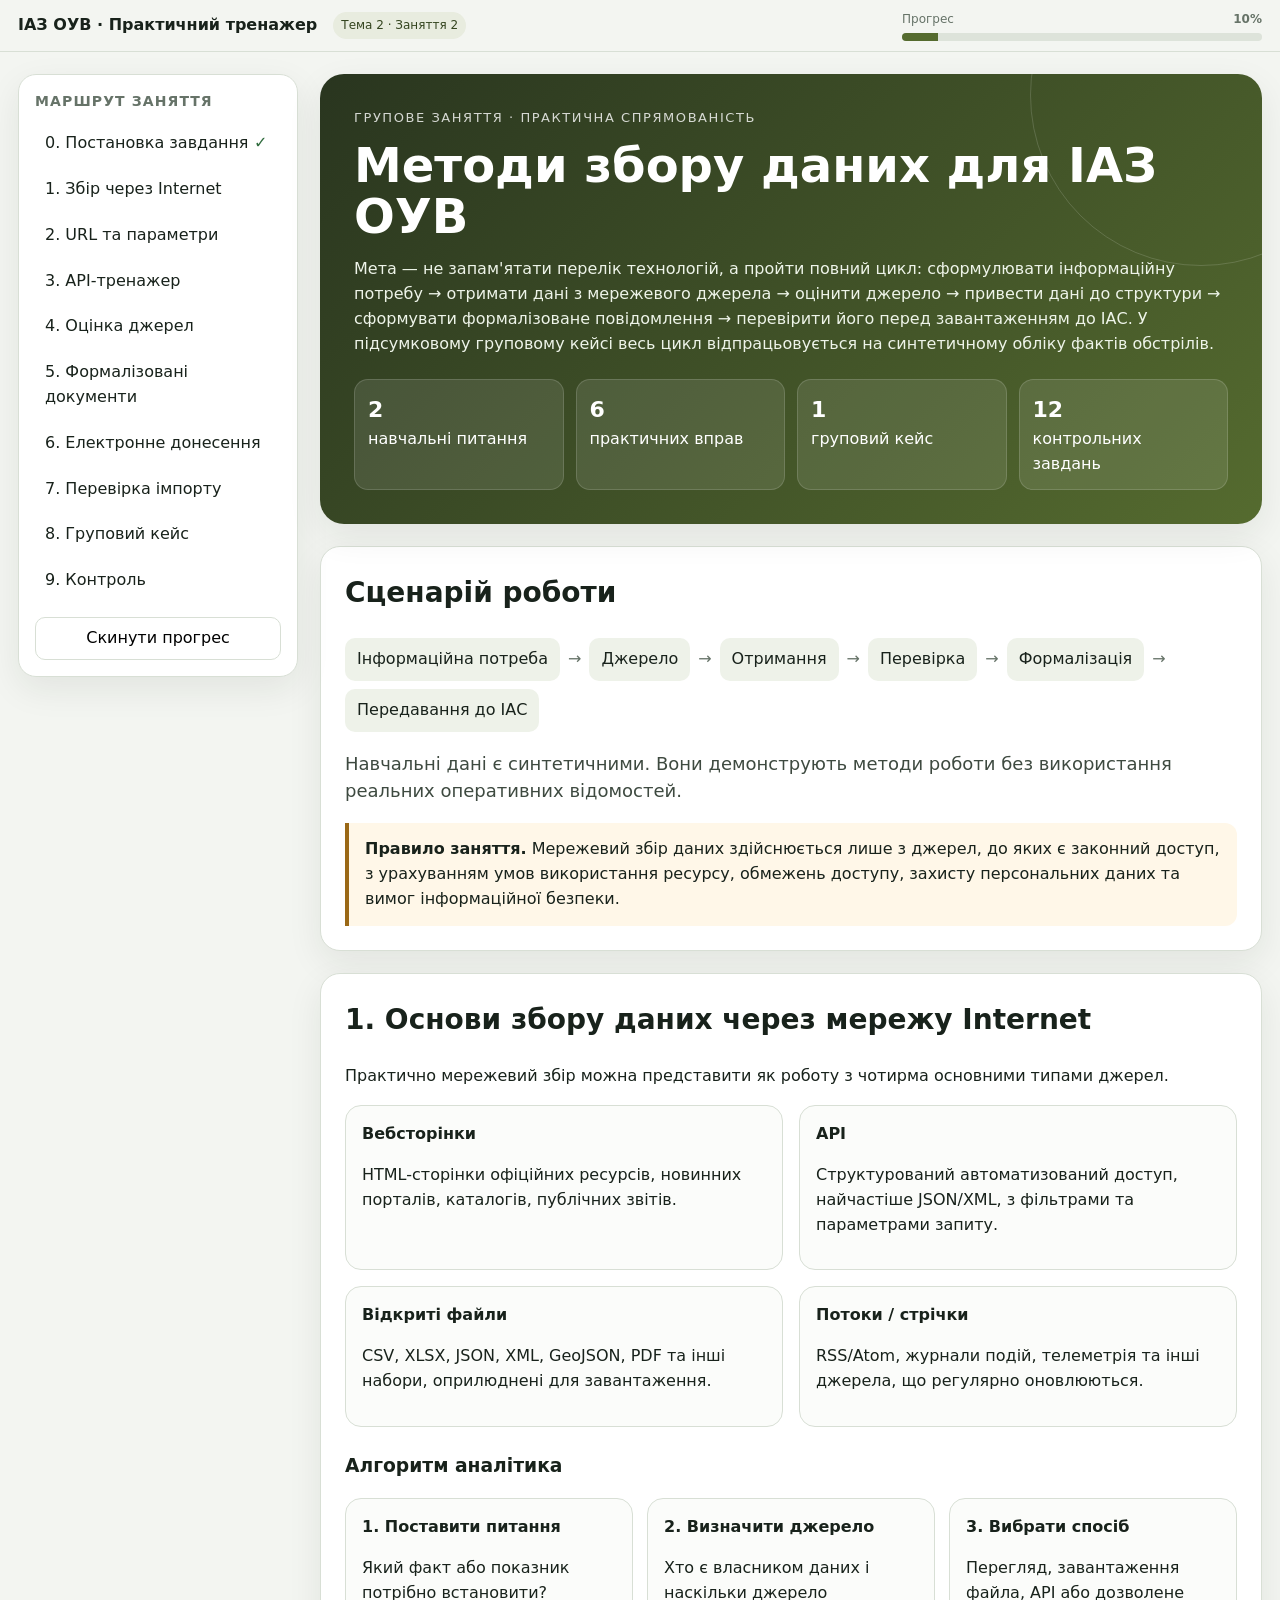
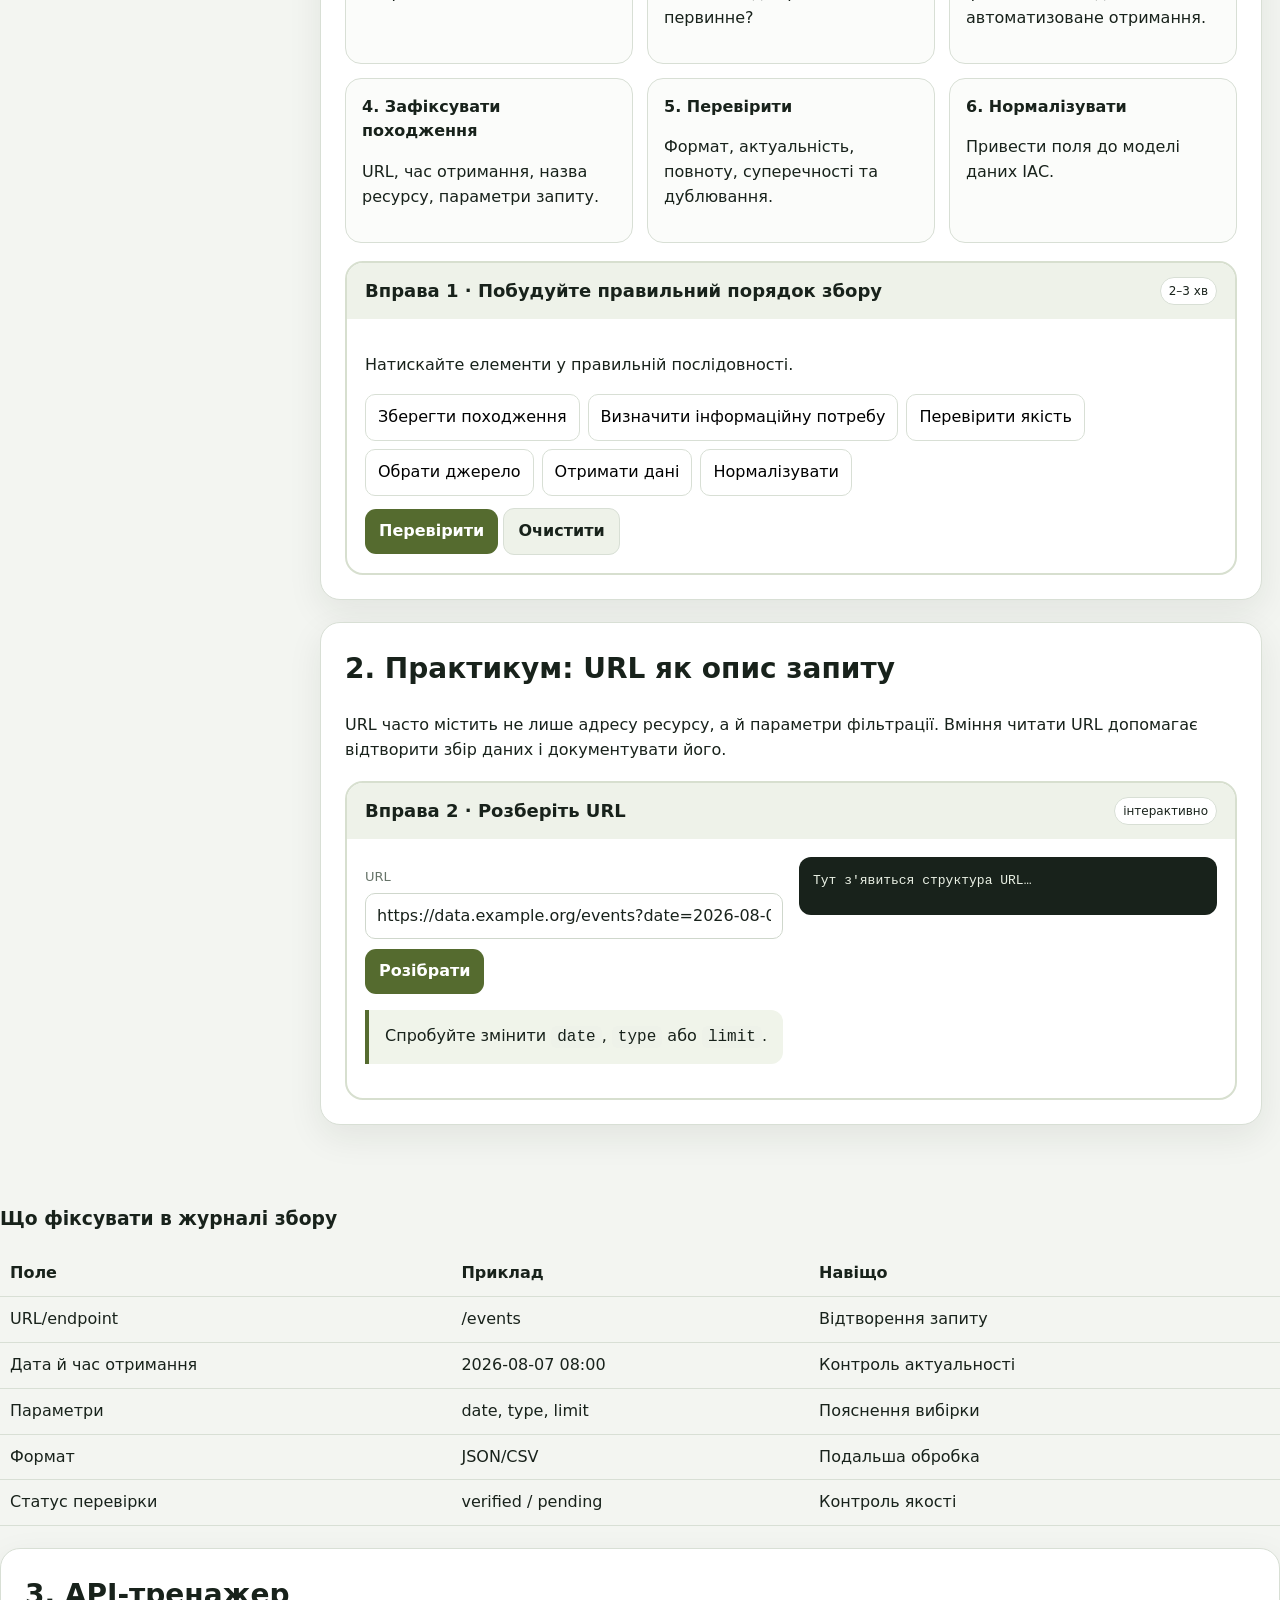
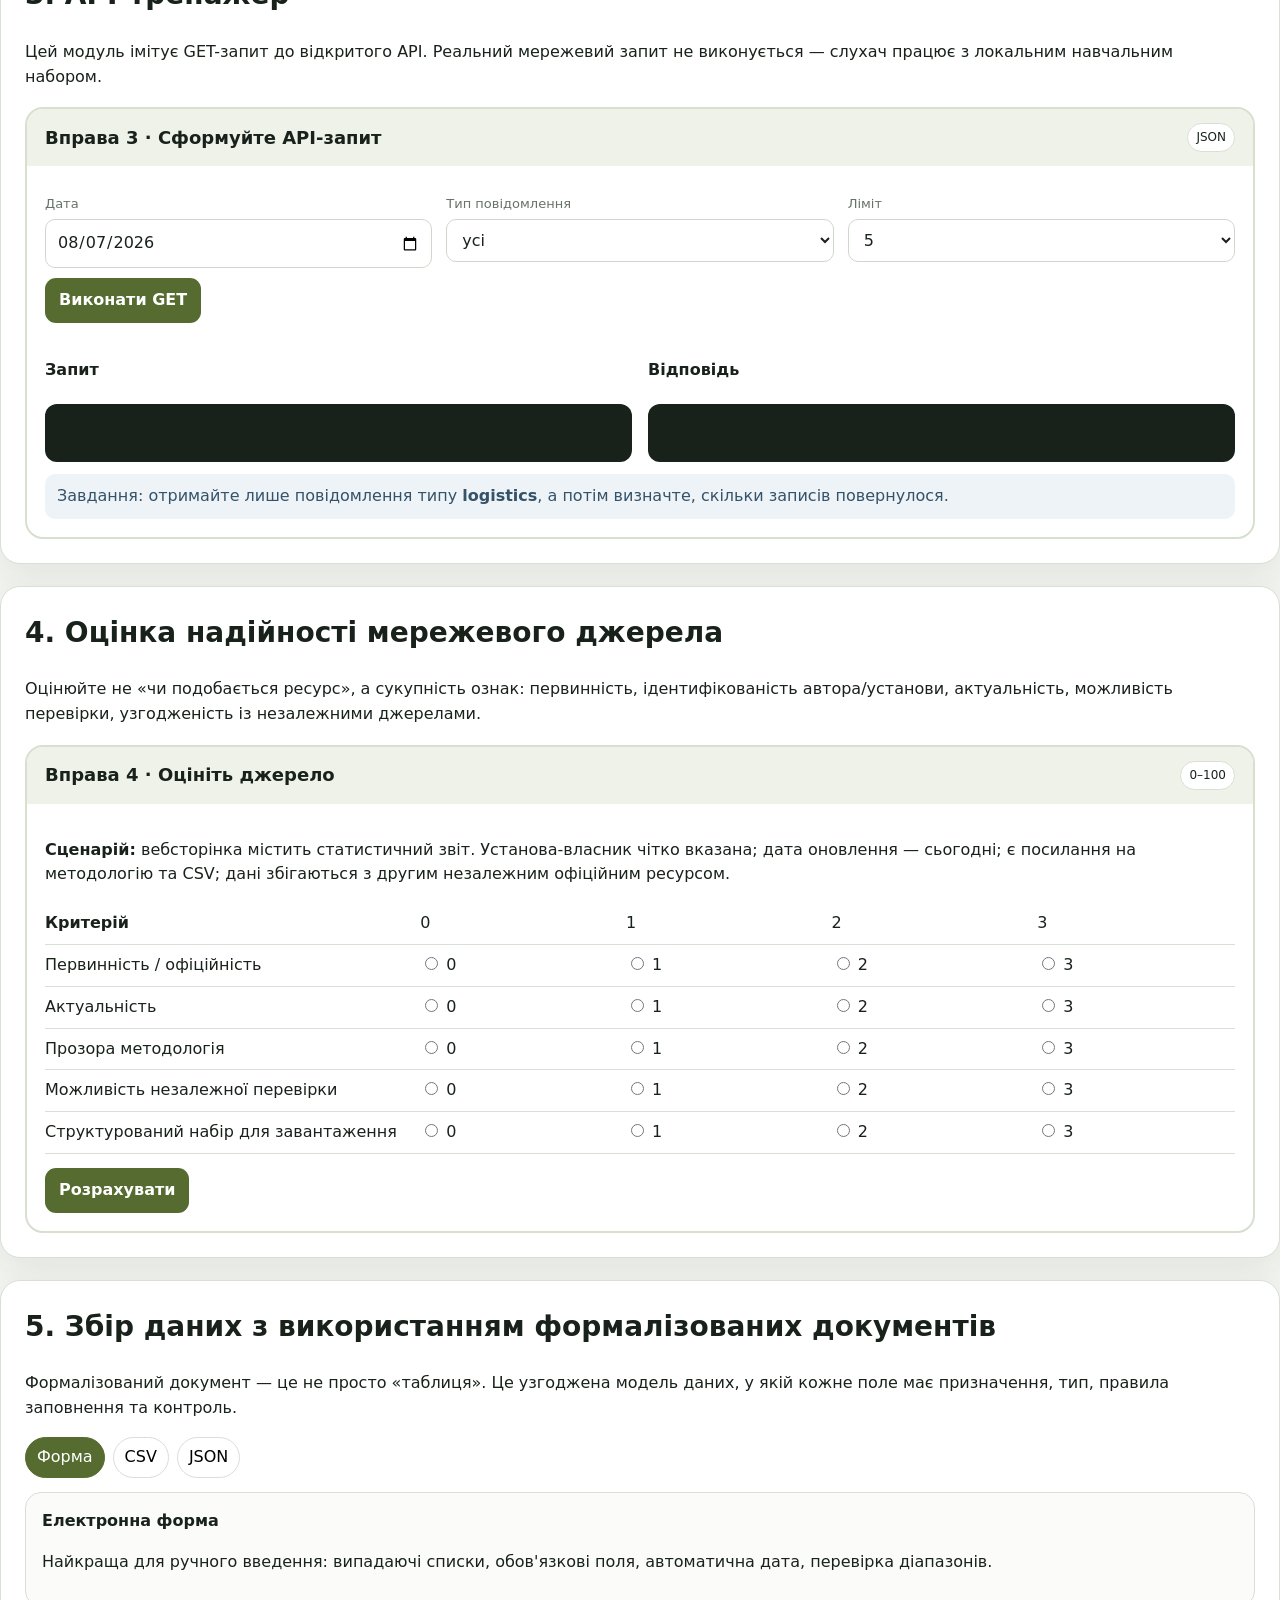
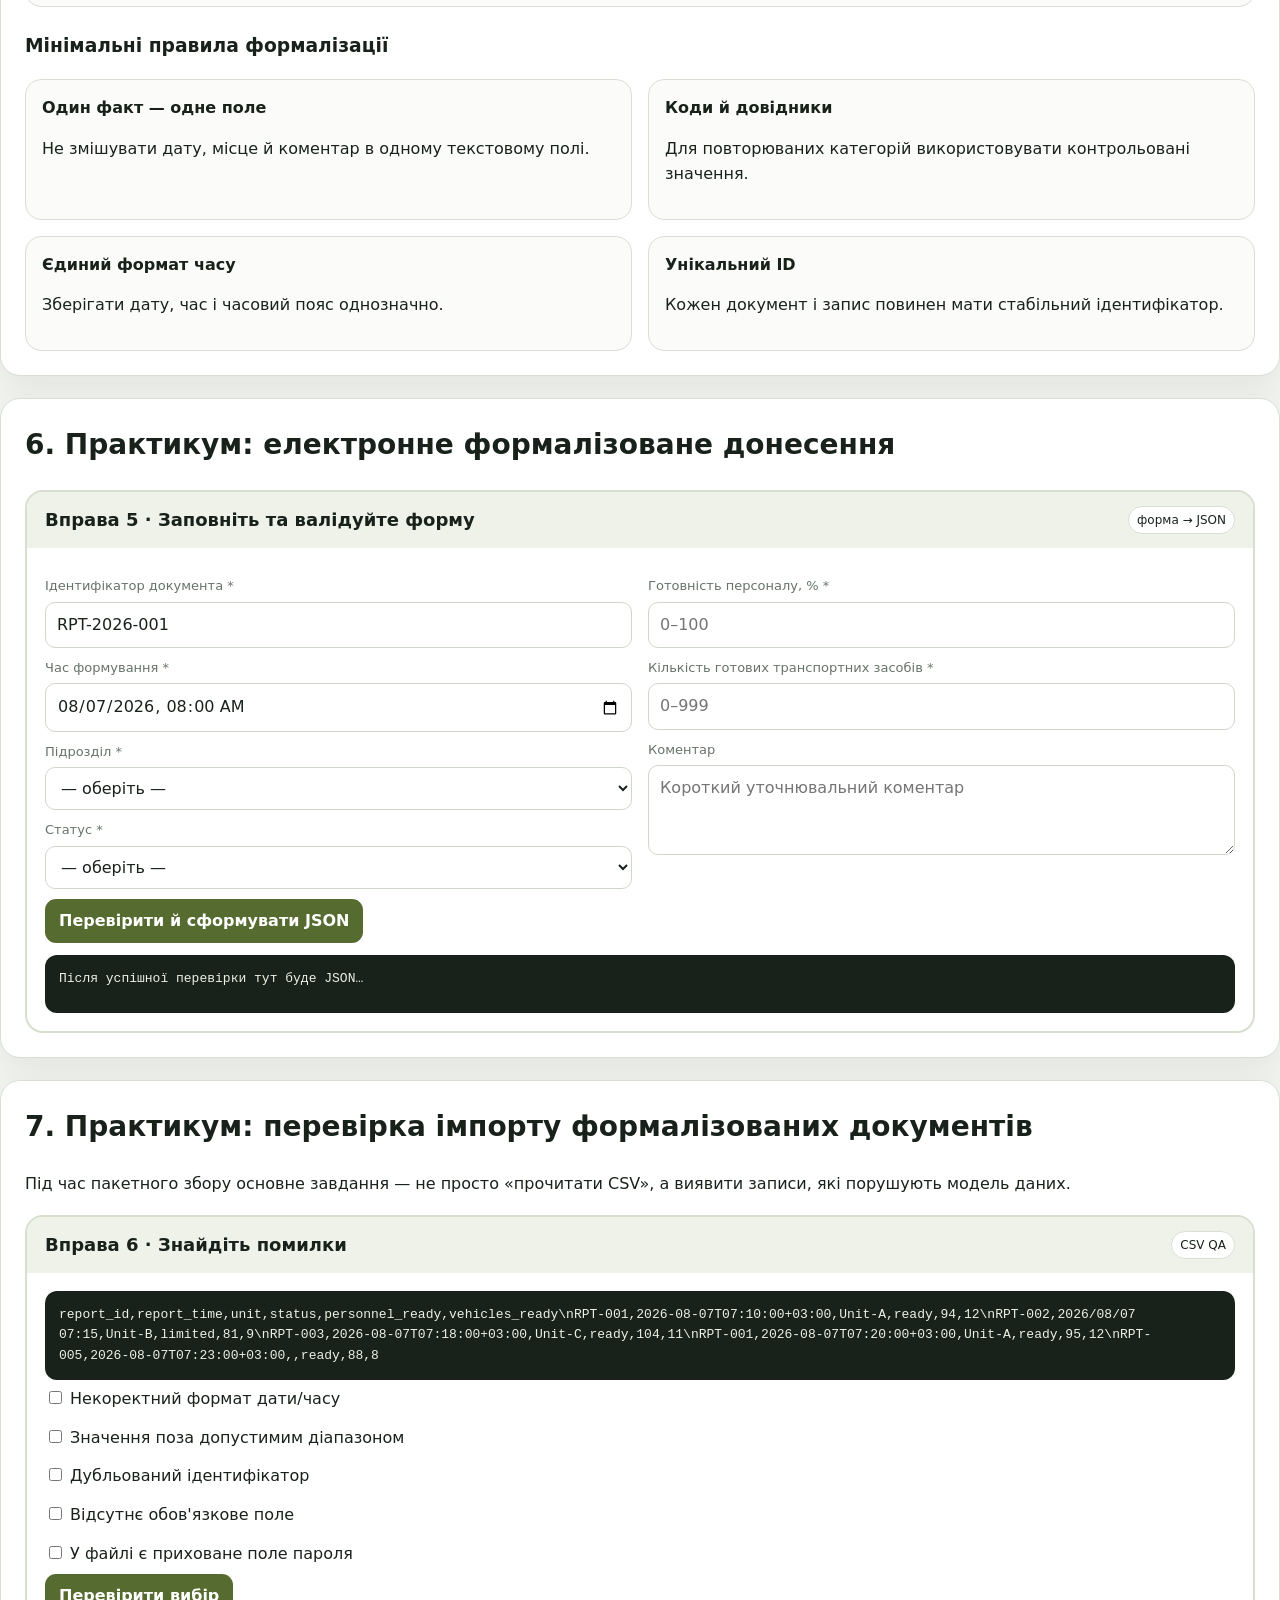
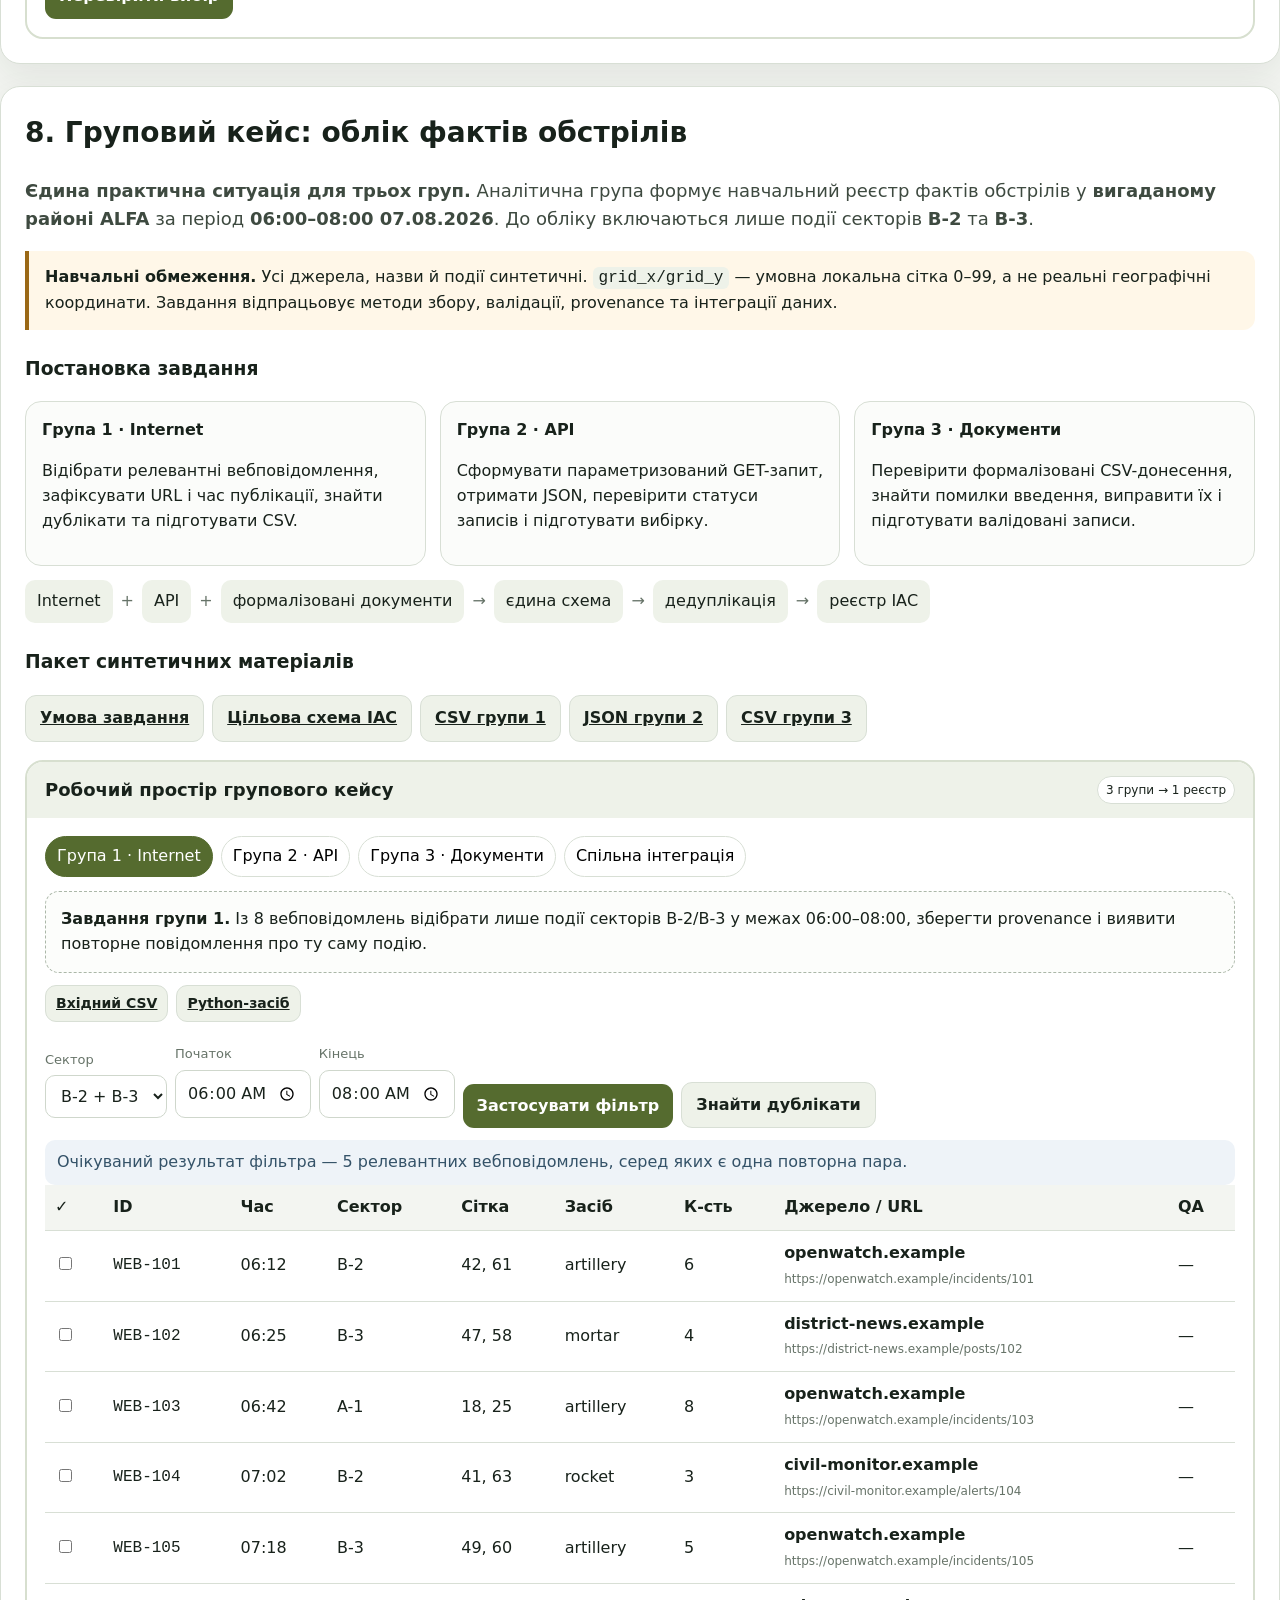
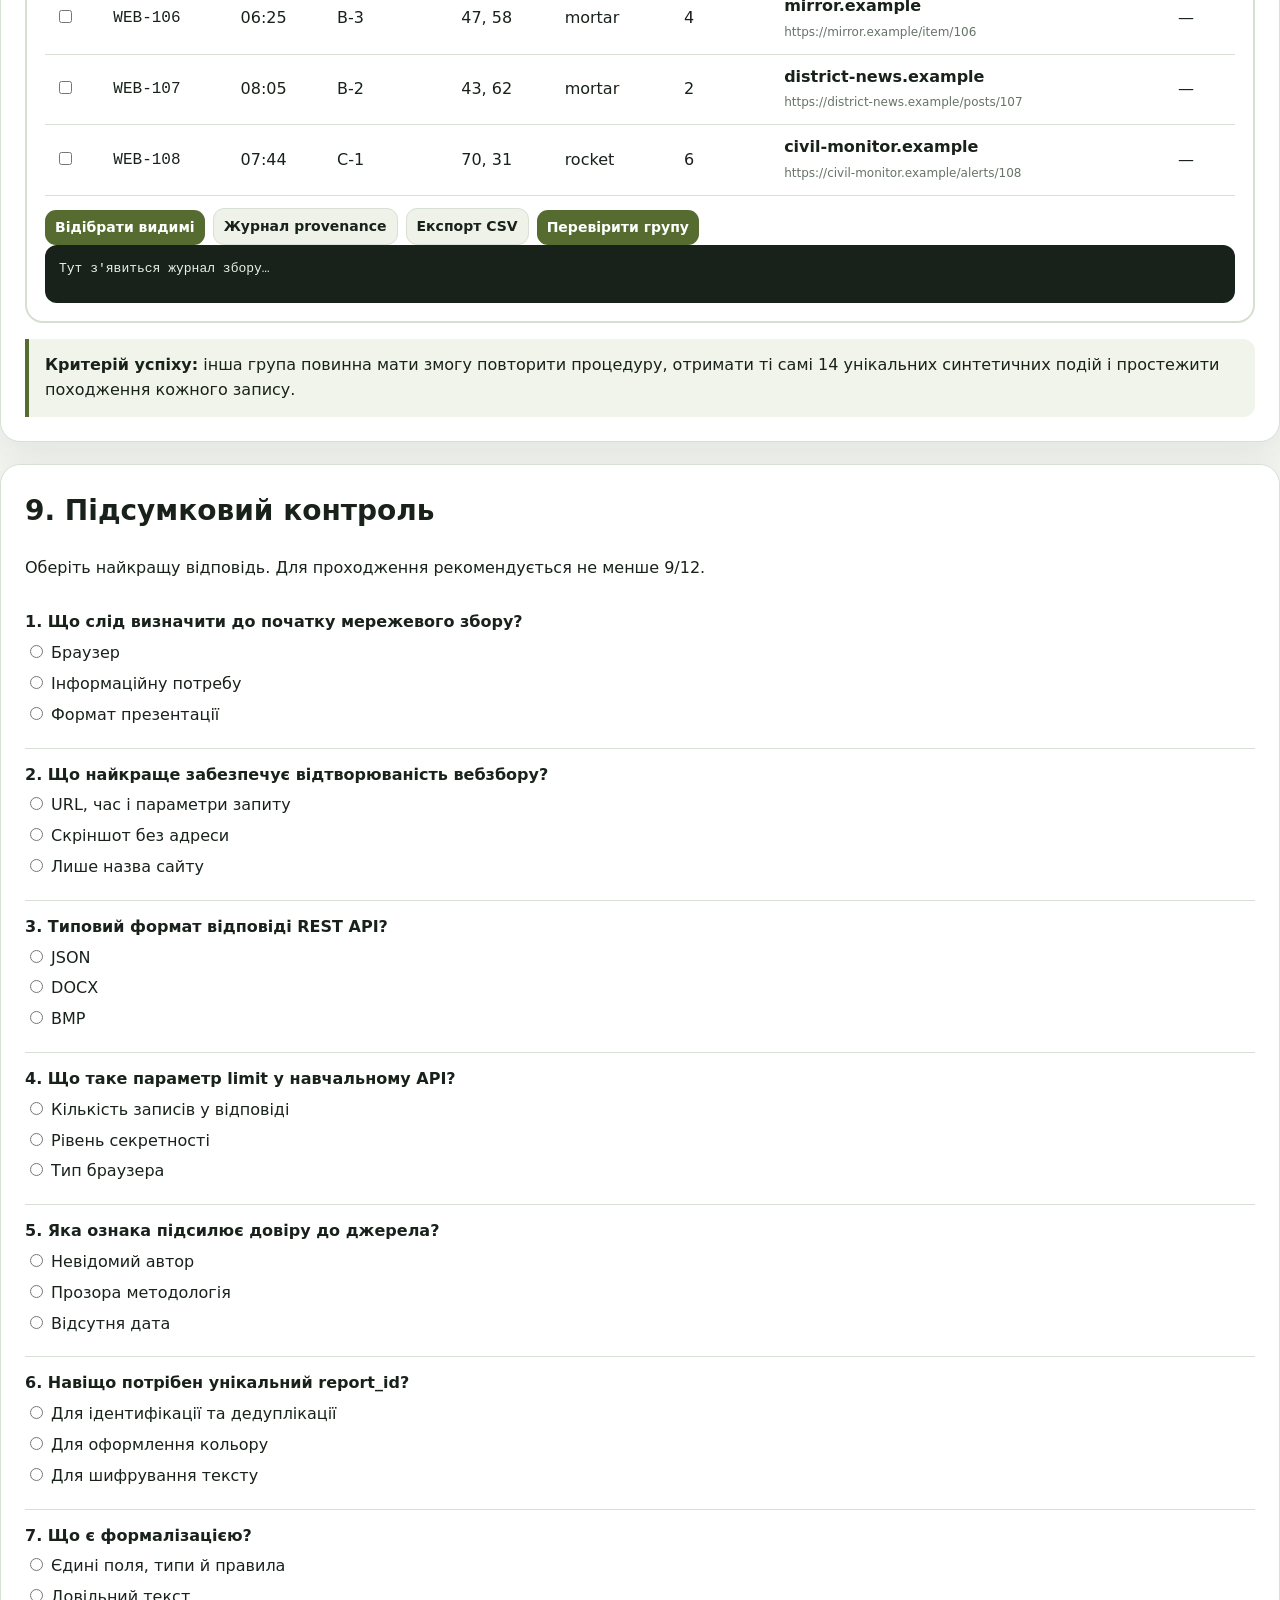
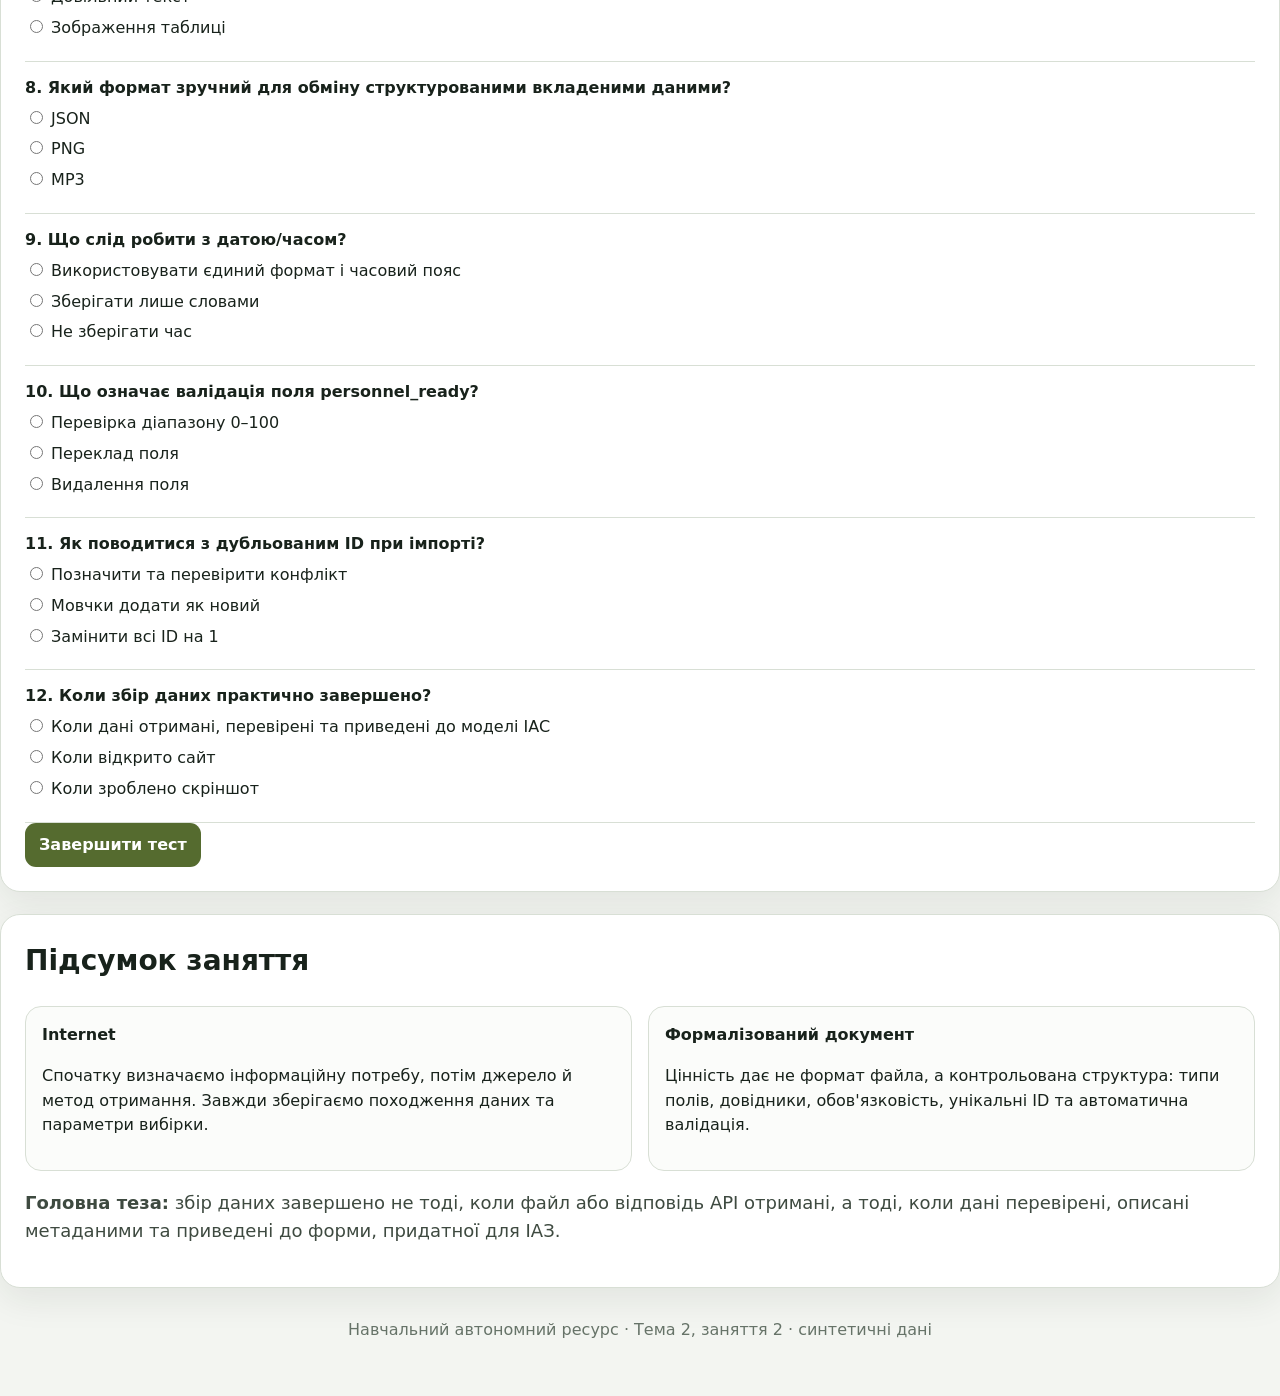
<file: Theme 2/gl2.2/2026/iaz_t2_l2_practical_enhanced/index.html>
<!doctype html>
<html lang="uk">
<head>
<meta charset="utf-8" />
<meta name="viewport" content="width=device-width, initial-scale=1" />
<title>Тема 2. Заняття 2 — Методи збору даних для ІАЗ ОУВ</title>
<style>
:root{--bg:#f3f5f1;--panel:#fff;--ink:#18221b;--muted:#667368;--line:#d8dfd5;--accent:#556B2F;--accent2:#6A653A;--ok:#2f6b3d;--warn:#9a6816;--bad:#9b3838;--shadow:0 12px 35px rgba(24,34,27,.08)}
*{box-sizing:border-box}html{scroll-behavior:smooth}body{margin:0;font:16px/1.55 system-ui,-apple-system,Segoe UI,Roboto,Arial,sans-serif;background:var(--bg);color:var(--ink)}
button,input,select,textarea{font:inherit}button{cursor:pointer}.app{min-height:100vh}.topbar{position:sticky;top:0;z-index:20;background:rgba(243,245,241,.94);backdrop-filter:blur(12px);border-bottom:1px solid var(--line)}
.topbar-inner{max-width:1440px;margin:auto;display:flex;align-items:center;gap:16px;padding:10px 18px}.brand{font-weight:800}.badge{font-size:12px;padding:4px 8px;border-radius:999px;background:#e8ecdf;color:#34451f}.progress-wrap{margin-left:auto;width:min(360px,35vw)}.progress-label{display:flex;justify-content:space-between;font-size:12px;color:var(--muted);margin-bottom:4px}.progress{height:8px;background:#dde3da;border-radius:999px;overflow:hidden}.progress>i{display:block;height:100%;width:0;background:var(--accent);transition:.25s}
.layout{max-width:1440px;margin:auto;display:grid;grid-template-columns:280px 1fr;gap:22px;padding:22px 18px 60px}.sidebar{position:sticky;top:70px;align-self:start;background:var(--panel);border:1px solid var(--line);border-radius:18px;padding:16px;box-shadow:var(--shadow)}.sidebar h3{margin:0 0 10px;font-size:14px;text-transform:uppercase;letter-spacing:.08em;color:var(--muted)}.nav a{display:block;text-decoration:none;color:var(--ink);padding:9px 10px;border-radius:10px;margin:3px 0}.nav a:hover{background:#eef1ea}.nav a.done::after{content:' ✓';color:var(--ok);font-weight:800}.reset{width:100%;margin-top:12px;border:1px solid var(--line);background:#fff;border-radius:10px;padding:8px}.hero{background:linear-gradient(135deg,#29351f,#556B2F);color:white;border-radius:24px;padding:34px;box-shadow:var(--shadow);position:relative;overflow:hidden}.hero:after{content:'';position:absolute;width:340px;height:340px;border:1px solid rgba(255,255,255,.15);border-radius:50%;right:-110px;top:-150px}.hero .kicker{font-size:13px;text-transform:uppercase;letter-spacing:.12em;opacity:.8}.hero h1{font-size:clamp(28px,4vw,48px);line-height:1.06;margin:12px 0}.hero p{max-width:900px;color:#eef4e9}.hero-grid{display:grid;grid-template-columns:repeat(4,1fr);gap:12px;margin-top:22px}.metric{background:rgba(255,255,255,.1);border:1px solid rgba(255,255,255,.15);padding:13px;border-radius:14px}.metric b{display:block;font-size:22px}.section{margin-top:22px;background:var(--panel);border:1px solid var(--line);border-radius:20px;padding:24px;box-shadow:var(--shadow)}.section h2{margin-top:0;font-size:28px}.section h3{margin-top:24px}.lead{font-size:18px;color:#3e4a40}.grid2{display:grid;grid-template-columns:1fr 1fr;gap:16px}.grid3{display:grid;grid-template-columns:repeat(3,1fr);gap:14px}.card{border:1px solid var(--line);background:#fbfcfa;border-radius:16px;padding:16px}.card h4{margin:0 0 8px}.callout{border-left:4px solid var(--accent);background:#f0f4ea;padding:14px 16px;border-radius:0 12px 12px 0}.warn{border-left-color:var(--warn);background:#fff7e8}.exercise{margin-top:18px;border:2px solid #d7dfcf;border-radius:18px;overflow:hidden}.exercise-head{background:#eef2e9;padding:14px 18px;display:flex;align-items:center;justify-content:space-between;gap:10px}.exercise-head b{font-size:18px}.exercise-body{padding:18px}.pill{font-size:12px;padding:4px 8px;border-radius:999px;background:white;border:1px solid var(--line)}.btn{border:0;border-radius:11px;padding:10px 14px;background:var(--accent);color:#fff;font-weight:700}.btn.secondary{background:#eef2e9;color:var(--ink);border:1px solid var(--line)}.btn.small{padding:7px 10px;font-size:14px}.btn:disabled{opacity:.45;cursor:not-allowed}.field{margin:10px 0}.field label{display:block;font-size:13px;color:var(--muted);margin-bottom:5px}.field input,.field select,.field textarea{width:100%;padding:10px 11px;border:1px solid #cfd7cc;border-radius:10px;background:white;color:var(--ink)}textarea{min-height:90px;resize:vertical}.output{background:#18221b;color:#eaf1e5;border-radius:12px;padding:14px;overflow:auto;white-space:pre-wrap;font-family:ui-monospace,SFMono-Regular,Consolas,monospace;font-size:13px;min-height:58px}.feedback{margin-top:12px;padding:10px 12px;border-radius:10px;display:none}.feedback.show{display:block}.feedback.ok{background:#eaf6ed;color:#255a32}.feedback.bad{background:#fdecec;color:#7b2929}.feedback.info{background:#eef3f8;color:#345268}.stepper{display:flex;flex-wrap:wrap;gap:8px}.step{padding:10px 12px;border:1px solid var(--line);border-radius:10px;background:#fff;cursor:grab;user-select:none}.step.selected{outline:2px solid var(--accent)}.source-row{display:grid;grid-template-columns:1.3fr repeat(4,.7fr);gap:8px;align-items:center;border-bottom:1px solid var(--line);padding:8px 0}.score{font-weight:800;font-size:22px}.table-wrap{overflow:auto}table{border-collapse:collapse;width:100%;min-width:700px}th,td{border-bottom:1px solid var(--line);padding:10px;text-align:left}th{background:#f3f5f1}.status{display:inline-block;padding:3px 8px;border-radius:999px;font-size:12px;background:#edf2e8}.quiz-q{padding:14px 0;border-bottom:1px solid var(--line)}.quiz-q label{display:block;margin:6px 0}.footer{color:var(--muted);text-align:center;padding:30px}.mini-code{font-family:ui-monospace,SFMono-Regular,Consolas,monospace;background:#eef2e9;padding:2px 6px;border-radius:6px}.tabs{display:flex;gap:8px;flex-wrap:wrap;margin-bottom:14px}.tab{border:1px solid var(--line);background:white;border-radius:999px;padding:7px 11px}.tab.active{background:var(--accent);color:#fff;border-color:var(--accent)}.tabpanel{display:none}.tabpanel.active{display:block}.flow{display:flex;align-items:center;flex-wrap:wrap;gap:8px}.flow span{padding:9px 12px;border-radius:10px;background:#eef2e9}.flow i{color:var(--muted);font-style:normal}.checklist label{display:block;padding:7px 0}.kbd{font-family:ui-monospace;background:#eef2e9;border:1px solid #d7dfcf;border-bottom-width:2px;border-radius:6px;padding:1px 6px;font-size:13px}
@media(max-width:980px){.layout{grid-template-columns:1fr}.sidebar{position:static}.hero-grid,.grid3{grid-template-columns:1fr 1fr}.progress-wrap{display:none}}@media(max-width:640px){.hero-grid,.grid2,.grid3{grid-template-columns:1fr}.hero{padding:24px}.section{padding:18px}.source-row{grid-template-columns:1fr 1fr}.source-row>*:first-child{grid-column:1/-1}}
@media print{.sidebar,.topbar,.btn,.tabs{display:none!important}.layout{display:block;padding:0}.section,.hero{box-shadow:none;break-inside:avoid}.tabpanel{display:block!important}}

.grid4{display:grid;grid-template-columns:repeat(4,1fr);gap:12px}.toolbar{display:flex;gap:8px;flex-wrap:wrap;align-items:end}.taskbox{border:1px dashed #abb7a8;border-radius:14px;padding:15px;background:#fcfdfb}.download-list{display:flex;flex-wrap:wrap;gap:8px}.casepanel{display:none}.casepanel.active{display:block}.case-kpi{display:block;font-size:28px}.mono{font-family:ui-monospace,SFMono-Regular,Consolas,monospace}.status-tag{display:inline-block;padding:3px 7px;border-radius:999px;font-size:11px;background:#edf2e8;margin:2px}.status-tag.bad{background:#fdecec;color:#7b2929}.status-tag.warn{background:#fff0cc;color:#7e570d}.status-tag.ok{background:#eaf6ed;color:#255a32}tr.case-invalid{background:#fff4f4}tr.case-valid{background:#f2f8f2}@media(max-width:980px){.grid4{grid-template-columns:1fr 1fr}}@media(max-width:640px){.grid4{grid-template-columns:1fr}.toolbar{display:block}}

</style>
</head>
<body>
<div class="app">
<header class="topbar"><div class="topbar-inner"><div class="brand">ІАЗ ОУВ · Практичний тренажер</div><span class="badge">Тема 2 · Заняття 2</span><div class="progress-wrap"><div class="progress-label"><span>Прогрес</span><b id="progressText">0%</b></div><div class="progress"><i id="progressBar"></i></div></div></div></header>
<div class="layout">
<aside class="sidebar"><h3>Маршрут заняття</h3><nav class="nav" id="nav">
<a href="#start" data-key="start">0. Постановка завдання</a>
<a href="#internet" data-key="internet">1. Збір через Internet</a>
<a href="#url-lab" data-key="url">2. URL та параметри</a>
<a href="#api-lab" data-key="api">3. API-тренажер</a>
<a href="#source-lab" data-key="source">4. Оцінка джерел</a>
<a href="#docs" data-key="docs">5. Формалізовані документи</a>
<a href="#form-lab" data-key="form">6. Електронне донесення</a>
<a href="#import-lab" data-key="import">7. Перевірка імпорту</a>
<a href="#case" data-key="case">8. Груповий кейс</a>
<a href="#quiz" data-key="quiz">9. Контроль</a>
</nav><button class="reset" onclick="resetProgress()">Скинути прогрес</button></aside>
<main>
<section class="hero" id="start"><div class="kicker">Групове заняття · практична спрямованість</div><h1>Методи збору даних для ІАЗ ОУВ</h1><p>Мета — не запам'ятати перелік технологій, а пройти повний цикл: сформулювати інформаційну потребу → отримати дані з мережевого джерела → оцінити джерело → привести дані до структури → сформувати формалізоване повідомлення → перевірити його перед завантаженням до ІАС. У підсумковому груповому кейсі весь цикл відпрацьовується на синтетичному обліку фактів обстрілів.</p><div class="hero-grid"><div class="metric"><b>2</b>навчальні питання</div><div class="metric"><b>6</b>практичних вправ</div><div class="metric"><b>1</b>груповий кейс</div><div class="metric"><b>12</b>контрольних завдань</div></div></section>

<section class="section"><h2>Сценарій роботи</h2><div class="flow"><span>Інформаційна потреба</span><i>→</i><span>Джерело</span><i>→</i><span>Отримання</span><i>→</i><span>Перевірка</span><i>→</i><span>Формалізація</span><i>→</i><span>Передавання до ІАС</span></div><p class="lead">Навчальні дані є синтетичними. Вони демонструють методи роботи без використання реальних оперативних відомостей.</p><div class="callout warn"><b>Правило заняття.</b> Мережевий збір даних здійснюється лише з джерел, до яких є законний доступ, з урахуванням умов використання ресурсу, обмежень доступу, захисту персональних даних та вимог інформаційної безпеки.</div></section>

<section class="section" id="internet"><h2>1. Основи збору даних через мережу Internet</h2><p>Практично мережевий збір можна представити як роботу з чотирма основними типами джерел.</p><div class="grid2"><div class="card"><h4>Вебсторінки</h4><p>HTML-сторінки офіційних ресурсів, новинних порталів, каталогів, публічних звітів.</p></div><div class="card"><h4>API</h4><p>Структурований автоматизований доступ, найчастіше JSON/XML, з фільтрами та параметрами запиту.</p></div><div class="card"><h4>Відкриті файли</h4><p>CSV, XLSX, JSON, XML, GeoJSON, PDF та інші набори, оприлюднені для завантаження.</p></div><div class="card"><h4>Потоки / стрічки</h4><p>RSS/Atom, журнали подій, телеметрія та інші джерела, що регулярно оновлюються.</p></div></div><h3>Алгоритм аналітика</h3><div class="grid3"><div class="card"><b>1. Поставити питання</b><p>Який факт або показник потрібно встановити?</p></div><div class="card"><b>2. Визначити джерело</b><p>Хто є власником даних і наскільки джерело первинне?</p></div><div class="card"><b>3. Вибрати спосіб</b><p>Перегляд, завантаження файла, API або дозволене автоматизоване отримання.</p></div><div class="card"><b>4. Зафіксувати походження</b><p>URL, час отримання, назва ресурсу, параметри запиту.</p></div><div class="card"><b>5. Перевірити</b><p>Формат, актуальність, повноту, суперечності та дублювання.</p></div><div class="card"><b>6. Нормалізувати</b><p>Привести поля до моделі даних ІАС.</p></div></div>
<div class="exercise"><div class="exercise-head"><b>Вправа 1 · Побудуйте правильний порядок збору</b><span class="pill">2–3 хв</span></div><div class="exercise-body"><p>Натискайте елементи у правильній послідовності.</p><div class="stepper" id="sequence"><button class="step">Зберегти походження</button><button class="step">Визначити інформаційну потребу</button><button class="step">Перевірити якість</button><button class="step">Обрати джерело</button><button class="step">Отримати дані</button><button class="step">Нормалізувати</button></div><div style="margin-top:12px"><button class="btn" onclick="checkSequence()">Перевірити</button> <button class="btn secondary" onclick="clearSequence()">Очистити</button></div><div id="sequenceOut" class="feedback"></div></div></div></section>

<section class="section" id="url-lab"><h2>2. Практикум: URL як опис запиту</h2><p>URL часто містить не лише адресу ресурсу, а й параметри фільтрації. Вміння читати URL допомагає відтворити збір даних і документувати його.</p><div class="exercise"><div class="exercise-head"><b>Вправа 2 · Розберіть URL</b><span class="pill">інтерактивно</span></div><div class="exercise-body grid2"><div><div class="field"><label>URL</label><input id="urlInput" value="https://data.example.org/events?date=2026-08-07&type=report&limit=50" /></div><button class="btn" onclick="parseUrlLab()">Розібрати</button><p class="callout">Спробуйте змінити <span class="mini-code">date</span>, <span class="mini-code">type</span> або <span class="mini-code">limit</span>.</p></div><div><div class="output" id="urlOutput">Тут з'явиться структура URL…</div></div></div></div></div><h3>Що фіксувати в журналі збору</h3><div class="table-wrap"><table><tr><th>Поле</th><th>Приклад</th><th>Навіщо</th></tr><tr><td>URL/endpoint</td><td>/events</td><td>Відтворення запиту</td></tr><tr><td>Дата й час отримання</td><td>2026-08-07 08:00</td><td>Контроль актуальності</td></tr><tr><td>Параметри</td><td>date, type, limit</td><td>Пояснення вибірки</td></tr><tr><td>Формат</td><td>JSON/CSV</td><td>Подальша обробка</td></tr><tr><td>Статус перевірки</td><td>verified / pending</td><td>Контроль якості</td></tr></table></div></section>

<section class="section" id="api-lab"><h2>3. API-тренажер</h2><p>Цей модуль імітує GET-запит до відкритого API. Реальний мережевий запит не виконується — слухач працює з локальним навчальним набором.</p><div class="exercise"><div class="exercise-head"><b>Вправа 3 · Сформуйте API-запит</b><span class="pill">JSON</span></div><div class="exercise-body"><div class="grid3"><div class="field"><label>Дата</label><input type="date" id="apiDate" value="2026-08-07"></div><div class="field"><label>Тип повідомлення</label><select id="apiType"><option value="all">усі</option><option value="status">status</option><option value="logistics">logistics</option><option value="weather">weather</option></select></div><div class="field"><label>Ліміт</label><select id="apiLimit"><option>3</option><option selected>5</option><option>10</option></select></div></div><button class="btn" onclick="runApiLab()">Виконати GET</button><div class="grid2" style="margin-top:14px"><div><h4>Запит</h4><div class="output" id="apiRequest"></div></div><div><h4>Відповідь</h4><div class="output" id="apiResponse"></div></div></div><div id="apiFeedback" class="feedback info show">Завдання: отримайте лише повідомлення типу <b>logistics</b>, а потім визначте, скільки записів повернулося.</div></div></div></section>

<section class="section" id="source-lab"><h2>4. Оцінка надійності мережевого джерела</h2><p>Оцінюйте не «чи подобається ресурс», а сукупність ознак: первинність, ідентифікованість автора/установи, актуальність, можливість перевірки, узгодженість із незалежними джерелами.</p><div class="exercise"><div class="exercise-head"><b>Вправа 4 · Оцініть джерело</b><span class="pill">0–100</span></div><div class="exercise-body"><p><b>Сценарій:</b> вебсторінка містить статистичний звіт. Установа-власник чітко вказана; дата оновлення — сьогодні; є посилання на методологію та CSV; дані збігаються з другим незалежним офіційним ресурсом.</p><div class="source-row"><b>Критерій</b><span>0</span><span>1</span><span>2</span><span>3</span></div><div id="sourceCriteria"></div><div style="margin-top:14px"><button class="btn" onclick="scoreSource()">Розрахувати</button></div><div id="sourceResult" class="feedback"></div></div></div></section>

<section class="section" id="docs"><h2>5. Збір даних з використанням формалізованих документів</h2><p>Формалізований документ — це не просто «таблиця». Це узгоджена модель даних, у якій кожне поле має призначення, тип, правила заповнення та контроль.</p><div class="tabs"><button class="tab active" onclick="showTab('form',this)">Форма</button><button class="tab" onclick="showTab('csv',this)">CSV</button><button class="tab" onclick="showTab('json',this)">JSON</button></div><div id="tab-form" class="tabpanel active"><div class="card"><b>Електронна форма</b><p>Найкраща для ручного введення: випадаючі списки, обов'язкові поля, автоматична дата, перевірка діапазонів.</p></div></div><div id="tab-csv" class="tabpanel"><div class="output">report_id,report_time,unit,status,personnel_ready,vehicles_ready,comment\nRPT-001,2026-08-07T07:30:00+03:00,Unit-A,ready,92,14,No critical issues</div></div><div id="tab-json" class="tabpanel"><div class="output">{\n  "report_id": "RPT-001",\n  "report_time": "2026-08-07T07:30:00+03:00",\n  "unit": "Unit-A",\n  "status": "ready",\n  "personnel_ready": 92,\n  "vehicles_ready": 14\n}</div></div><h3>Мінімальні правила формалізації</h3><div class="grid2"><div class="card"><b>Один факт — одне поле</b><p>Не змішувати дату, місце й коментар в одному текстовому полі.</p></div><div class="card"><b>Коди й довідники</b><p>Для повторюваних категорій використовувати контрольовані значення.</p></div><div class="card"><b>Єдиний формат часу</b><p>Зберігати дату, час і часовий пояс однозначно.</p></div><div class="card"><b>Унікальний ID</b><p>Кожен документ і запис повинен мати стабільний ідентифікатор.</p></div></div></section>

<section class="section" id="form-lab"><h2>6. Практикум: електронне формалізоване донесення</h2><div class="exercise"><div class="exercise-head"><b>Вправа 5 · Заповніть та валідуйте форму</b><span class="pill">форма → JSON</span></div><div class="exercise-body"><div class="grid2"><div><div class="field"><label>Ідентифікатор документа *</label><input id="fId" value="RPT-2026-001"></div><div class="field"><label>Час формування *</label><input id="fTime" type="datetime-local" value="2026-08-07T08:00"></div><div class="field"><label>Підрозділ *</label><select id="fUnit"><option value="">— оберіть —</option><option>Unit-A</option><option>Unit-B</option><option>Unit-C</option></select></div><div class="field"><label>Статус *</label><select id="fStatus"><option value="">— оберіть —</option><option value="ready">ready</option><option value="limited">limited</option><option value="unavailable">unavailable</option></select></div></div><div><div class="field"><label>Готовність персоналу, % *</label><input id="fPersonnel" type="number" min="0" max="100" placeholder="0–100"></div><div class="field"><label>Кількість готових транспортних засобів *</label><input id="fVehicles" type="number" min="0" max="999" placeholder="0–999"></div><div class="field"><label>Коментар</label><textarea id="fComment" placeholder="Короткий уточнювальний коментар"></textarea></div></div></div><button class="btn" onclick="validateFormLab()">Перевірити й сформувати JSON</button><div id="formFeedback" class="feedback"></div><div class="output" id="formJson" style="margin-top:12px">Після успішної перевірки тут буде JSON…</div></div></div></section>

<section class="section" id="import-lab"><h2>7. Практикум: перевірка імпорту формалізованих документів</h2><p>Під час пакетного збору основне завдання — не просто «прочитати CSV», а виявити записи, які порушують модель даних.</p><div class="exercise"><div class="exercise-head"><b>Вправа 6 · Знайдіть помилки</b><span class="pill">CSV QA</span></div><div class="exercise-body"><div class="output" id="csvData">report_id,report_time,unit,status,personnel_ready,vehicles_ready\nRPT-001,2026-08-07T07:10:00+03:00,Unit-A,ready,94,12\nRPT-002,2026/08/07 07:15,Unit-B,limited,81,9\nRPT-003,2026-08-07T07:18:00+03:00,Unit-C,ready,104,11\nRPT-001,2026-08-07T07:20:00+03:00,Unit-A,ready,95,12\nRPT-005,2026-08-07T07:23:00+03:00,,ready,88,8</div><div class="checklist"><label><input type="checkbox" value="date"> Некоректний формат дати/часу</label><label><input type="checkbox" value="range"> Значення поза допустимим діапазоном</label><label><input type="checkbox" value="duplicate"> Дубльований ідентифікатор</label><label><input type="checkbox" value="missing"> Відсутнє обов'язкове поле</label><label><input type="checkbox" value="secret"> У файлі є приховане поле пароля</label></div><button class="btn" onclick="checkImport()">Перевірити вибір</button><div id="importFeedback" class="feedback"></div></div></div></section>

<section class="section" id="case">
<h2>8. Груповий кейс: облік фактів обстрілів</h2>
<p class="lead"><b>Єдина практична ситуація для трьох груп.</b> Аналітична група формує навчальний реєстр фактів обстрілів у <b>вигаданому районі ALFA</b> за період <b>06:00–08:00 07.08.2026</b>. До обліку включаються лише події секторів <b>B-2</b> та <b>B-3</b>.</p>
<div class="callout warn"><b>Навчальні обмеження.</b> Усі джерела, назви й події синтетичні. <span class="mini-code">grid_x/grid_y</span> — умовна локальна сітка 0–99, а не реальні географічні координати. Завдання відпрацьовує методи збору, валідації, provenance та інтеграції даних.</div>

<h3>Постановка завдання</h3>
<div class="grid3">
  <div class="card"><h4>Група 1 · Internet</h4><p>Відібрати релевантні вебповідомлення, зафіксувати URL і час публікації, знайти дублікати та підготувати CSV.</p></div>
  <div class="card"><h4>Група 2 · API</h4><p>Сформувати параметризований GET-запит, отримати JSON, перевірити статуси записів і підготувати вибірку.</p></div>
  <div class="card"><h4>Група 3 · Документи</h4><p>Перевірити формалізовані CSV-донесення, знайти помилки введення, виправити їх і підготувати валідовані записи.</p></div>
</div>
<div class="flow" style="margin-top:14px"><span>Internet</span><i>+</i><span>API</span><i>+</i><span>формалізовані документи</span><i>→</i><span>єдина схема</span><i>→</i><span>дедуплікація</span><i>→</i><span>реєстр ІАС</span></div>

<h3>Пакет синтетичних матеріалів</h3>
<div class="download-list">
  <a class="btn secondary" href="data/task_brief.txt" download>Умова завдання</a>
  <a class="btn secondary" href="data/target_schema.json" download>Цільова схема ІАС</a>
  <a class="btn secondary" href="data/group1_internet_events.csv" download>CSV групи 1</a>
  <a class="btn secondary" href="data/group2_api_events.json" download>JSON групи 2</a>
  <a class="btn secondary" href="data/group3_formal_reports.csv" download>CSV групи 3</a>
</div>

<div class="exercise">
  <div class="exercise-head"><b>Робочий простір групового кейсу</b><span class="pill">3 групи → 1 реєстр</span></div>
  <div class="exercise-body">
    <div class="tabs case-tabs">
      <button class="tab active" onclick="showCaseTab('g1',this)">Група 1 · Internet</button>
      <button class="tab" onclick="showCaseTab('g2',this)">Група 2 · API</button>
      <button class="tab" onclick="showCaseTab('g3',this)">Група 3 · Документи</button>
      <button class="tab" onclick="showCaseTab('merge',this)">Спільна інтеграція</button>
    </div>

    <div class="casepanel active" id="case-g1">
      <div class="taskbox"><b>Завдання групи 1.</b> Із 8 вебповідомлень відібрати лише події секторів B-2/B-3 у межах 06:00–08:00, зберегти provenance і виявити повторне повідомлення про ту саму подію.</div>
      <div class="download-list" style="margin:12px 0"><a class="btn secondary small" href="data/group1_internet_events.csv" download>Вхідний CSV</a><a class="btn secondary small" href="tools/group1_filter.py" download>Python-засіб</a></div>
      <div class="toolbar">
        <div class="field"><label>Сектор</label><select id="caseG1Sector"><option value="both">B-2 + B-3</option><option>B-2</option><option>B-3</option><option value="all">усі</option></select></div>
        <div class="field"><label>Початок</label><input id="caseG1Start" type="time" value="06:00"></div>
        <div class="field"><label>Кінець</label><input id="caseG1End" type="time" value="08:00"></div>
        <button class="btn" onclick="caseG1Filter()">Застосувати фільтр</button>
        <button class="btn secondary" onclick="caseG1Duplicates()">Знайти дублікати</button>
      </div>
      <div id="caseG1Info" class="feedback info show">Очікуваний результат фільтра — 5 релевантних вебповідомлень, серед яких є одна повторна пара.</div>
      <div class="table-wrap"><table><thead><tr><th>✓</th><th>ID</th><th>Час</th><th>Сектор</th><th>Сітка</th><th>Засіб</th><th>К-сть</th><th>Джерело / URL</th><th>QA</th></tr></thead><tbody id="caseG1Table"></tbody></table></div>
      <div class="toolbar" style="margin-top:12px"><button class="btn small" onclick="caseG1SelectVisible()">Відібрати видимі</button><button class="btn secondary small" onclick="caseG1Journal()">Журнал provenance</button><button class="btn secondary small" onclick="caseG1Export()">Експорт CSV</button><button class="btn small" onclick="caseG1Check()">Перевірити групу</button></div>
      <div class="output" id="caseG1Output">Тут з'явиться журнал збору…</div><div id="caseG1Feedback" class="feedback"></div>
    </div>

    <div class="casepanel" id="case-g2">
      <div class="taskbox"><b>Завдання групи 2.</b> Сформувати запит до навчального API за датою, секторами й часовим інтервалом; отримати 6 релевантних записів та окремо помітити запис зі статусом <span class="mini-code">pending</span>.</div>
      <div class="download-list" style="margin:12px 0"><a class="btn secondary small" href="data/group2_api_events.json" download>Вхідний JSON</a><a class="btn secondary small" href="tools/group2_api_client.py" download>Python-засіб</a></div>
      <div class="toolbar">
        <div class="field"><label>Дата</label><input id="caseG2Date" type="date" value="2026-08-07"></div>
        <div class="field"><label>Сектор</label><select id="caseG2Sector"><option value="both">B-2 + B-3</option><option>B-2</option><option>B-3</option><option value="all">усі</option></select></div>
        <div class="field"><label>Від</label><input id="caseG2Start" type="time" value="06:00"></div>
        <div class="field"><label>До</label><input id="caseG2End" type="time" value="08:00"></div>
        <div class="field"><label>Статус</label><select id="caseG2Status"><option value="all">усі</option><option>verified</option><option>pending</option></select></div>
        <button class="btn" onclick="caseG2Run()">Виконати GET</button>
      </div>
      <h4>Сформований запит</h4><div class="output" id="caseG2Request">GET …</div>
      <h4>JSON-відповідь</h4><div class="output" id="caseG2Response">{ "results": [] }</div>
      <div class="toolbar" style="margin-top:12px"><button class="btn secondary small" onclick="caseG2Export()">Експорт JSON</button><button class="btn small" onclick="caseG2Check()">Перевірити групу</button></div><div id="caseG2Feedback" class="feedback"></div>
    </div>

    <div class="casepanel" id="case-g3">
      <div class="taskbox"><b>Завдання групи 3.</b> Перевірити 6 формалізованих донесень. У чотирьох записах навмисно закладено помилки: формат часу, пропущений сектор, координата поза діапазоном і від'ємна кількість.</div>
      <div class="download-list" style="margin:12px 0"><a class="btn secondary small" href="data/group3_formal_reports.csv" download>Вхідний CSV</a><a class="btn secondary small" href="tools/group3_validate_csv.py" download>Python-валідатор</a></div>
      <div class="toolbar"><button class="btn" onclick="caseG3Validate()">Перевірити записи</button><button class="btn secondary" onclick="caseG3Correct()">Застосувати навчальні виправлення</button><button class="btn secondary" onclick="caseG3Export()">Експорт CSV</button><button class="btn" onclick="caseG3Check()">Перевірити групу</button></div>
      <div class="table-wrap" style="margin-top:12px"><table><thead><tr><th>ID</th><th>Час</th><th>Сектор</th><th>Сітка</th><th>Засіб</th><th>К-сть</th><th>Первинний реквізит</th><th>QA</th></tr></thead><tbody id="caseG3Table"></tbody></table></div><div id="caseG3Feedback" class="feedback"></div>
    </div>

    <div class="casepanel" id="case-merge">
      <div class="taskbox"><b>Спільне завдання.</b> Після завершення трьох груп привести записи до єдиної схеми, зберегти всі посилання на джерела та об'єднати записи з однаковою сигнатурою події.</div>
      <div class="flow" style="margin:12px 0"><span>5 Internet</span><i>+</i><span>6 API</span><i>+</i><span>6 документи</span><i>→</i><span>17 сирих записів</span><i>→</i><span>14 унікальних подій</span></div>
      <div class="toolbar"><button class="btn" onclick="caseBuildRegistry()">Сформувати реєстр ІАС</button><button class="btn secondary" onclick="caseExportRegistry()">Експорт JSON</button></div>
      <div class="grid4" style="margin:14px 0"><div class="card"><b class="case-kpi" id="caseRaw">0</b><span>вхідних записів</span></div><div class="card"><b class="case-kpi" id="caseUnique">0</b><span>унікальних подій</span></div><div class="card"><b class="case-kpi" id="caseDup">0</b><span>об'єднаних повторів</span></div><div class="card"><b class="case-kpi" id="caseMulti">0</b><span>подій із ≥2 джерел</span></div></div>
      <div class="table-wrap"><table><thead><tr><th>ID ІАС</th><th>Час</th><th>Сектор</th><th>Сітка</th><th>Засіб</th><th>К-сть</th><th>Джерела</th><th>Статус</th></tr></thead><tbody id="caseRegistryTable"></tbody></table></div><div id="caseRegistryFeedback" class="feedback"></div>
    </div>
  </div>
</div>
<div class="callout" style="margin-top:16px"><b>Критерій успіху:</b> інша група повинна мати змогу повторити процедуру, отримати ті самі 14 унікальних синтетичних подій і простежити походження кожного запису.</div>
</section>

<section class="section" id="quiz"><h2>9. Підсумковий контроль</h2><p>Оберіть найкращу відповідь. Для проходження рекомендується не менше 9/12.</p><div id="quizBox"></div><button class="btn" onclick="gradeQuiz()">Завершити тест</button><div id="quizResult" class="feedback"></div></section>

<section class="section"><h2>Підсумок заняття</h2><div class="grid2"><div class="card"><h4>Internet</h4><p>Спочатку визначаємо інформаційну потребу, потім джерело й метод отримання. Завжди зберігаємо походження даних та параметри вибірки.</p></div><div class="card"><h4>Формалізований документ</h4><p>Цінність дає не формат файла, а контрольована структура: типи полів, довідники, обов'язковість, унікальні ID та автоматична валідація.</p></div></div><p class="lead"><b>Головна теза:</b> збір даних завершено не тоді, коли файл або відповідь API отримані, а тоді, коли дані перевірені, описані метаданими та приведені до форми, придатної для ІАЗ.</p></section>
<div class="footer">Навчальний автономний ресурс · Тема 2, заняття 2 · синтетичні дані</div>
</main></div></div>
<script>
const progressKeys=['start','internet','url','api','source','docs','form','import','case','quiz'];
let chosen=[];
function mark(k){localStorage.setItem('iaz2_'+k,'1');updateProgress()}
function updateProgress(){let n=0;progressKeys.forEach(k=>{const a=document.querySelector('[data-key="'+k+'"]');const d=localStorage.getItem('iaz2_'+k)==='1';if(d)n++;if(a)a.classList.toggle('done',d)});const p=Math.round(n/progressKeys.length*100);document.getElementById('progressBar').style.width=p+'%';document.getElementById('progressText').textContent=p+'%'}
function resetProgress(){progressKeys.forEach(k=>localStorage.removeItem('iaz2_'+k));updateProgress();location.hash='#start'}
document.querySelectorAll('.nav a').forEach(a=>a.addEventListener('click',()=>mark(a.dataset.key)));
mark('start');

document.querySelectorAll('#sequence .step').forEach(b=>b.addEventListener('click',()=>{if(!b.classList.contains('selected')){b.classList.add('selected');chosen.push(b.textContent);b.textContent=(chosen.length)+'. '+b.textContent}}));
function checkSequence(){const correct=['Визначити інформаційну потребу','Обрати джерело','Отримати дані','Зберегти походження','Перевірити якість','Нормалізувати'];const clean=chosen.map(x=>x.replace(/^\d+\. /,''));const ok=JSON.stringify(clean)===JSON.stringify(correct);fb('sequenceOut',ok?'Правильно. Це відтворюваний цикл збору даних.':'Послідовність ще не оптимальна. Орієнтир: потреба → джерело → отримання → provenance → QA → нормалізація.',ok);if(ok)mark('internet')}
function clearSequence(){chosen=[];document.querySelectorAll('#sequence .step').forEach(b=>{b.textContent=b.textContent.replace(/^\d+\. /,'');b.classList.remove('selected')});document.getElementById('sequenceOut').className='feedback'}
function parseUrlLab(){try{const u=new URL(document.getElementById('urlInput').value);const params={};u.searchParams.forEach((v,k)=>params[k]=v);document.getElementById('urlOutput').textContent=JSON.stringify({protocol:u.protocol,host:u.host,path:u.pathname,parameters:params},null,2);mark('url')}catch(e){document.getElementById('urlOutput').textContent='Помилка: введіть повний URL із https:// або http://'}}
const apiData=[
{id:'WEB-001',date:'2026-08-07',type:'logistics',status:'accepted',value:18},
{id:'WEB-002',date:'2026-08-07',type:'status',status:'verified',value:92},
{id:'WEB-003',date:'2026-08-07',type:'weather',status:'verified',value:21},
{id:'WEB-004',date:'2026-08-07',type:'logistics',status:'pending',value:7},
{id:'WEB-005',date:'2026-08-06',type:'status',status:'verified',value:88},
{id:'WEB-006',date:'2026-08-07',type:'logistics',status:'accepted',value:12},
{id:'WEB-007',date:'2026-08-07',type:'weather',status:'verified',value:19}
];
function runApiLab(){const d=apiDate.value,t=apiType.value,l=+apiLimit.value;let r=apiData.filter(x=>x.date===d&&(t==='all'||x.type===t)).slice(0,l);apiRequest.textContent='GET https://api.example.org/reports?date='+encodeURIComponent(d)+'&type='+encodeURIComponent(t)+'&limit='+l;apiResponse.textContent=JSON.stringify({count:r.length,results:r},null,2);apiFeedback.innerHTML=t==='logistics'?('Отримано <b>'+r.length+'</b> запис(и). Саме число записів у відповіді є метаданими вибірки.'):'Спробуйте встановити тип <b>logistics</b>.';if(t==='logistics')mark('api')}
const crit=['Первинність / офіційність','Актуальність','Прозора методологія','Можливість незалежної перевірки','Структурований набір для завантаження'];
sourceCriteria.innerHTML=crit.map((c,i)=>'<div class="source-row"><span>'+c+'</span>'+[0,1,2,3].map(v=>'<label><input type="radio" name="c'+i+'" value="'+v+'"> '+v+'</label>').join('')+'</div>').join('');
function scoreSource(){let sum=0,all=true;crit.forEach((_,i)=>{const x=document.querySelector('input[name="c'+i+'"]:checked');if(!x)all=false;else sum+=+x.value});if(!all){fb('sourceResult','Оцініть усі п’ять критеріїв.',false);return}const pct=Math.round(sum/15*100);const txt=pct>=80?'Висока придатність як базового джерела за умови відповідності завданню.':pct>=60?'Середня придатність: потрібні додаткові перевірки.':'Низька придатність: не слід використовувати без суттєвого підтвердження.';fb('sourceResult','Оцінка: '+pct+'/100. '+txt,pct>=60);mark('source')}
function showTab(n,b){document.querySelectorAll('.tab').forEach(x=>x.classList.remove('active'));document.querySelectorAll('.tabpanel').forEach(x=>x.classList.remove('active'));b.classList.add('active');document.getElementById('tab-'+n).classList.add('active');mark('docs')}
function validateFormLab(){const id=fId.value.trim(),time=fTime.value,unit=fUnit.value,status=fStatus.value,p=Number(fPersonnel.value),v=Number(fVehicles.value),comment=fComment.value.trim();let errors=[];if(!/^RPT-\d{4}-\d{3,}$/.test(id))errors.push('ID має формат RPT-РРРР-NNN.');if(!time)errors.push('Вкажіть час.');if(!unit)errors.push('Оберіть підрозділ.');if(!status)errors.push('Оберіть статус.');if(fPersonnel.value===''||p<0||p>100)errors.push('Готовність персоналу має бути 0–100%.');if(fVehicles.value===''||v<0||!Number.isInteger(v))errors.push('Кількість транспортних засобів має бути цілим невід’ємним числом.');if(errors.length){fb('formFeedback',errors.join(' '),false);formJson.textContent='Виправте помилки форми.';return}const obj={report_id:id,report_time:time+':00+03:00',unit,status,personnel_ready:p,vehicles_ready:v,comment};formJson.textContent=JSON.stringify(obj,null,2);fb('formFeedback','Форму валідовано. Структурований запис готовий до передавання.',true);mark('form')}
function checkImport(){const sel=[...document.querySelectorAll('#import-lab input[type=checkbox]:checked')].map(x=>x.value).sort();const correct=['date','duplicate','missing','range'].sort();const ok=JSON.stringify(sel)===JSON.stringify(correct);fb('importFeedback',ok?'Правильно: виявлено 4 класи помилок — формат часу, діапазон, дублювання ID та пропущене обов’язкове поле.':'Перевірте ще раз. У наборі є чотири реальні проблеми; прихованого поля пароля немає.',ok);if(ok)mark('import')}
const questions=[
['Що слід визначити до початку мережевого збору?',['Браузер','Інформаційну потребу','Формат презентації'],1],
['Що найкраще забезпечує відтворюваність вебзбору?',['URL, час і параметри запиту','Скріншот без адреси','Лише назва сайту'],0],
['Типовий формат відповіді REST API?',['JSON','DOCX','BMP'],0],
['Що таке параметр limit у навчальному API?',['Кількість записів у відповіді','Рівень секретності','Тип браузера'],0],
['Яка ознака підсилює довіру до джерела?',['Невідомий автор','Прозора методологія','Відсутня дата'],1],
['Навіщо потрібен унікальний report_id?',['Для ідентифікації та дедуплікації','Для оформлення кольору','Для шифрування тексту'],0],
['Що є формалізацією?',['Єдині поля, типи й правила','Довільний текст','Зображення таблиці'],0],
['Який формат зручний для обміну структурованими вкладеними даними?',['JSON','PNG','MP3'],0],
['Що слід робити з датою/часом?',['Використовувати єдиний формат і часовий пояс','Зберігати лише словами','Не зберігати час'],0],
['Що означає валідація поля personnel_ready?',['Перевірка діапазону 0–100','Переклад поля','Видалення поля'],0],
['Як поводитися з дубльованим ID при імпорті?',['Позначити та перевірити конфлікт','Мовчки додати як новий','Замінити всі ID на 1'],0],
['Коли збір даних практично завершено?',['Коли дані отримані, перевірені та приведені до моделі ІАС','Коли відкрито сайт','Коли зроблено скріншот'],0]
];
quizBox.innerHTML=questions.map((q,i)=>'<div class="quiz-q"><b>'+(i+1)+'. '+q[0]+'</b>'+q[1].map((a,j)=>'<label><input type="radio" name="q'+i+'" value="'+j+'"> '+a+'</label>').join('')+'</div>').join('');
function gradeQuiz(){let s=0,answered=0;questions.forEach((q,i)=>{const x=document.querySelector('input[name="q'+i+'"]:checked');if(x){answered++;if(+x.value===q[2])s++}});const ok=s>=9&&answered===questions.length;fb('quizResult','Результат: '+s+'/12. '+(answered<12?'Відповіді надано не на всі запитання. ':(ok?'Заняття засвоєно на рекомендованому рівні.':'Рекомендується повторити практичні модулі 2–7.')),ok);if(ok)mark('quiz')}
function fb(id,text,ok){const el=document.getElementById(id);el.className='feedback show '+(ok?'ok':'bad');el.innerHTML=text}


// ===== Розширений груповий кейс: синтетичний облік обстрілів =====
const caseG1Data=[
{web_id:'WEB-101',source:'openwatch.example',url:'https://openwatch.example/incidents/101',published_at:'2026-08-07T06:18:00+03:00',event_time:'2026-08-07T06:12:00+03:00',sector:'B-2',grid_x:42,grid_y:61,means:'artillery',rounds:6},
{web_id:'WEB-102',source:'district-news.example',url:'https://district-news.example/posts/102',published_at:'2026-08-07T06:31:00+03:00',event_time:'2026-08-07T06:25:00+03:00',sector:'B-3',grid_x:47,grid_y:58,means:'mortar',rounds:4},
{web_id:'WEB-103',source:'openwatch.example',url:'https://openwatch.example/incidents/103',published_at:'2026-08-07T06:46:00+03:00',event_time:'2026-08-07T06:42:00+03:00',sector:'A-1',grid_x:18,grid_y:25,means:'artillery',rounds:8},
{web_id:'WEB-104',source:'civil-monitor.example',url:'https://civil-monitor.example/alerts/104',published_at:'2026-08-07T07:07:00+03:00',event_time:'2026-08-07T07:02:00+03:00',sector:'B-2',grid_x:41,grid_y:63,means:'rocket',rounds:3},
{web_id:'WEB-105',source:'openwatch.example',url:'https://openwatch.example/incidents/105',published_at:'2026-08-07T07:24:00+03:00',event_time:'2026-08-07T07:18:00+03:00',sector:'B-3',grid_x:49,grid_y:60,means:'artillery',rounds:5},
{web_id:'WEB-106',source:'mirror.example',url:'https://mirror.example/item/106',published_at:'2026-08-07T07:26:00+03:00',event_time:'2026-08-07T06:25:00+03:00',sector:'B-3',grid_x:47,grid_y:58,means:'mortar',rounds:4},
{web_id:'WEB-107',source:'district-news.example',url:'https://district-news.example/posts/107',published_at:'2026-08-07T08:11:00+03:00',event_time:'2026-08-07T08:05:00+03:00',sector:'B-2',grid_x:43,grid_y:62,means:'mortar',rounds:2},
{web_id:'WEB-108',source:'civil-monitor.example',url:'https://civil-monitor.example/alerts/108',published_at:'2026-08-07T07:51:00+03:00',event_time:'2026-08-07T07:44:00+03:00',sector:'C-1',grid_x:70,grid_y:31,means:'rocket',rounds:6}
];
let caseG1Visible=[...caseG1Data],caseG1DupMap={},caseG1DupChecked=false;
function caseSig(r){return [r.event_time,r.sector,r.grid_x,r.grid_y,r.means,r.rounds].join('|')}
function caseTime(iso){return iso.slice(11,16)}
function showCaseTab(n,b){document.querySelectorAll('.case-tabs .tab').forEach(x=>x.classList.remove('active'));document.querySelectorAll('.casepanel').forEach(x=>x.classList.remove('active'));b.classList.add('active');document.getElementById('case-'+n).classList.add('active')}
function caseG1Render(){const body=document.getElementById('caseG1Table');if(!body)return;body.innerHTML=caseG1Visible.map(r=>`<tr><td><input type="checkbox" class="case-g1-check" value="${r.web_id}"></td><td class="mono">${r.web_id}</td><td>${caseTime(r.event_time)}</td><td>${r.sector}</td><td>${r.grid_x}, ${r.grid_y}</td><td>${r.means}</td><td>${r.rounds}</td><td><b>${r.source}</b><br><span style="font-size:12px;color:var(--muted);word-break:break-all">${r.url}</span></td><td>${caseG1DupMap[r.web_id]?'<span class="status-tag warn">повтор</span>':'—'}</td></tr>`).join('')}
function caseG1Filter(){const s=caseG1Sector.value,a=caseG1Start.value,b=caseG1End.value;caseG1Visible=caseG1Data.filter(r=>(s==='all'||(s==='both'&&['B-2','B-3'].includes(r.sector))||r.sector===s)&&caseTime(r.event_time)>=a&&caseTime(r.event_time)<=b);caseG1Render();caseG1Info.innerHTML=`Після фільтра: <b>${caseG1Visible.length}</b> записів. Для умов завдання має бути 5.`}
function caseG1Duplicates(){caseG1DupMap={};const m={};caseG1Visible.forEach(r=>{const s=caseSig(r);(m[s]??=[]).push(r.web_id)});Object.values(m).filter(a=>a.length>1).forEach(a=>a.forEach(id=>caseG1DupMap[id]=true));caseG1DupChecked=true;caseG1Render();const pairs=Object.values(m).filter(a=>a.length>1);caseG1Info.innerHTML=`Виявлено повторних груп: <b>${pairs.length}</b>. ${pairs.length?pairs.map(x=>x.join(' ↔ ')).join('; '):''}`}
function caseG1SelectVisible(){document.querySelectorAll('.case-g1-check').forEach(x=>x.checked=true)}
function caseG1Selected(){const ids=[...document.querySelectorAll('.case-g1-check:checked')].map(x=>x.value);return caseG1Data.filter(r=>ids.includes(r.web_id))}
function caseG1Journal(){const rows=caseG1Selected();caseG1Output.textContent=rows.length?rows.map(r=>`${r.web_id} | ${r.source} | event=${r.event_time} | published=${r.published_at} | ${r.url}`).join('\n'):'Спочатку відіберіть записи.'}
function caseDownloadText(name,text,type='text/plain'){const blob=new Blob([text],{type:type+';charset=utf-8'}),a=document.createElement('a');a.href=URL.createObjectURL(blob);a.download=name;a.click();setTimeout(()=>URL.revokeObjectURL(a.href),500)}
function caseCSV(name,rows){if(!rows.length)return;const k=Object.keys(rows[0]);const esc=v=>'"'+String(v??'').replaceAll('"','""')+'"';caseDownloadText(name,'\uFEFF'+[k.join(','),...rows.map(r=>k.map(x=>esc(r[x])).join(','))].join('\n'),'text/csv')}
function caseG1Export(){const rows=caseG1Selected();if(!rows.length)return fb('caseG1Feedback','Немає відібраних записів для експорту.',false);caseCSV('group1_selected_web.csv',rows)}
function caseG1Check(){const ids=caseG1Selected().map(x=>x.web_id).sort();const correct=['WEB-101','WEB-102','WEB-104','WEB-105','WEB-106'];const ok=JSON.stringify(ids)===JSON.stringify(correct)&&caseG1DupChecked&&caseG1DupMap['WEB-102']&&caseG1DupMap['WEB-106'];fb('caseG1Feedback',ok?'Група 1 виконала завдання: 5 релевантних повідомлень відібрано; WEB-102 і WEB-106 позначено як повтори однієї події.':'Потрібно відібрати WEB-101, WEB-102, WEB-104, WEB-105, WEB-106 та виконати перевірку дублювання.',ok)}

const caseG2Data=[
{api_id:'API-201',event_time:'2026-08-07T06:08:00+03:00',sector:'B-2',grid_x:40,grid_y:60,means:'mortar',rounds:3,confidence:.91,status:'verified'},
{api_id:'API-202',event_time:'2026-08-07T06:25:00+03:00',sector:'B-3',grid_x:47,grid_y:58,means:'mortar',rounds:4,confidence:.88,status:'verified'},
{api_id:'API-203',event_time:'2026-08-07T06:53:00+03:00',sector:'B-2',grid_x:44,grid_y:64,means:'artillery',rounds:7,confidence:.93,status:'verified'},
{api_id:'API-204',event_time:'2026-08-07T07:18:00+03:00',sector:'B-3',grid_x:49,grid_y:60,means:'artillery',rounds:5,confidence:.86,status:'verified'},
{api_id:'API-205',event_time:'2026-08-07T07:39:00+03:00',sector:'B-2',grid_x:45,grid_y:62,means:'rocket',rounds:2,confidence:.79,status:'pending'},
{api_id:'API-206',event_time:'2026-08-07T07:56:00+03:00',sector:'B-3',grid_x:48,grid_y:57,means:'mortar',rounds:6,confidence:.95,status:'verified'},
{api_id:'API-207',event_time:'2026-08-07T08:13:00+03:00',sector:'B-2',grid_x:43,grid_y:62,means:'mortar',rounds:2,confidence:.84,status:'verified'},
{api_id:'API-208',event_time:'2026-08-07T07:10:00+03:00',sector:'A-1',grid_x:20,grid_y:22,means:'artillery',rounds:4,confidence:.90,status:'verified'}];
let caseG2Current=[];
function caseG2Run(){const d=caseG2Date.value,s=caseG2Sector.value,a=caseG2Start.value,b=caseG2End.value,st=caseG2Status.value;caseG2Current=caseG2Data.filter(r=>r.event_time.startsWith(d)&&(s==='all'||(s==='both'&&['B-2','B-3'].includes(r.sector))||r.sector===s)&&caseTime(r.event_time)>=a&&caseTime(r.event_time)<=b&&(st==='all'||r.status===st));caseG2Request.textContent=`GET https://api.training.local/incidents?date=${encodeURIComponent(d)}&sector=${encodeURIComponent(s)}&start=${a}&end=${b}&status=${st}`;caseG2Response.textContent=JSON.stringify({count:caseG2Current.length,results:caseG2Current},null,2)}
function caseG2Export(){if(!caseG2Current.length)return fb('caseG2Feedback','Спочатку виконайте GET-запит.',false);caseDownloadText('group2_api_selection.json',JSON.stringify(caseG2Current,null,2),'application/json')}
function caseG2Check(){const ok=caseG2Date.value==='2026-08-07'&&caseG2Sector.value==='both'&&caseG2Start.value==='06:00'&&caseG2End.value==='08:00'&&caseG2Status.value==='all'&&caseG2Current.length===6&&caseG2Current.filter(x=>x.status==='pending').length===1;fb('caseG2Feedback',ok?'Група 2 виконала завдання: API повернув 6 релевантних записів, з них 1 має статус pending.':'Правильні параметри: 07.08.2026, B-2+B-3, 06:00–08:00, усі статуси. Очікується 6 записів і 1 pending.',ok)}

let caseG3Data=[
{report_id:'FRM-301',event_time:'2026-08-07T06:35:00+03:00',sector:'B-2',grid_x:43,grid_y:61,means:'artillery',rounds:5,observer:'Unit-X',status:'verified',evidence:'реквізити збігаються'},
{report_id:'FRM-302',event_time:'2026/08/07 06:49',sector:'B-3',grid_x:48,grid_y:59,means:'mortar',rounds:4,observer:'Unit-Y',status:'verified',evidence:'оригінал: 07.08.2026 06:49 +03:00'},
{report_id:'FRM-303',event_time:'2026-08-07T07:12:00+03:00',sector:'',grid_x:46,grid_y:63,means:'rocket',rounds:2,observer:'Unit-X',status:'verified',evidence:'оригінал: сектор B-2'},
{report_id:'FRM-304',event_time:'2026-08-07T07:32:00+03:00',sector:'B-2',grid_x:140,grid_y:62,means:'artillery',rounds:6,observer:'Unit-Z',status:'verified',evidence:'оригінал: grid_x = 40'},
{report_id:'FRM-305',event_time:'2026-08-07T07:48:00+03:00',sector:'B-3',grid_x:50,grid_y:60,means:'mortar',rounds:-1,observer:'Unit-Y',status:'verified',evidence:'оригінал: rounds = 1'},
{report_id:'FRM-306',event_time:'2026-08-07T07:55:00+03:00',sector:'B-2',grid_x:44,grid_y:65,means:'artillery',rounds:3,observer:'Unit-X',status:'verified',evidence:'реквізити збігаються'}];
let caseG3Validated=false;
function caseG3Errors(r){const e=[];if(!/^\d{4}-\d{2}-\d{2}T\d{2}:\d{2}:\d{2}[+-]\d{2}:\d{2}$/.test(r.event_time))e.push('час');if(!['B-2','B-3'].includes(r.sector))e.push('сектор');if(+r.grid_x<0||+r.grid_x>99||+r.grid_y<0||+r.grid_y>99)e.push('сітка');if(+r.rounds<0||+r.rounds>99||!Number.isInteger(+r.rounds))e.push('кількість');return e}
function caseG3Render(show=false){const body=document.getElementById('caseG3Table');if(!body)return;body.innerHTML=caseG3Data.map(r=>{const e=show?caseG3Errors(r):[];return `<tr class="${show?(e.length?'case-invalid':'case-valid'):''}"><td class="mono">${r.report_id}</td><td>${r.event_time}</td><td>${r.sector||'<i>порожньо</i>'}</td><td>${r.grid_x}, ${r.grid_y}</td><td>${r.means}</td><td>${r.rounds}</td><td>${r.evidence}</td><td>${show?(e.length?'<span class="status-tag bad">'+e.join(', ')+'</span>':'<span class="status-tag ok">OK</span>'):'—'}</td></tr>`}).join('')}
function caseG3Validate(){caseG3Validated=true;caseG3Render(true);const n=caseG3Data.filter(r=>caseG3Errors(r).length).length;fb('caseG3Feedback',`Виявлено ${n} проблемні записи. Очікується 4.`,n===4)}
function caseG3Correct(){caseG3Data=caseG3Data.map(r=>{const x={...r};if(x.report_id==='FRM-302')x.event_time='2026-08-07T06:49:00+03:00';if(x.report_id==='FRM-303')x.sector='B-2';if(x.report_id==='FRM-304')x.grid_x=40;if(x.report_id==='FRM-305')x.rounds=1;return x});caseG3Validated=true;caseG3Render(true);fb('caseG3Feedback','Навчальні виправлення застосовано за первинними реквізитами. Усі 6 записів валідні.',true)}
function caseG3Export(){const ok=caseG3Data.every(r=>caseG3Errors(r).length===0);if(!ok)return fb('caseG3Feedback','Перед експортом виправте всі помилки.',false);caseCSV('group3_validated.csv',caseG3Data.map(({evidence,...x})=>x))}
function caseG3Check(){const ok=caseG3Validated&&caseG3Data.every(r=>caseG3Errors(r).length===0);fb('caseG3Feedback',ok?'Група 3 виконала завдання: чотири помилки виправлено, 6 записів готові до інтеграції.':'Виконайте QA і виправте всі чотири проблемні записи.',ok)}

let caseRegistry=[];
function caseNormG1(r){return {event_time:r.event_time,sector:r.sector,grid_x:+r.grid_x,grid_y:+r.grid_y,means:r.means,rounds:+r.rounds,source_type:'internet',source_ref:r.web_id+' | '+r.url,verification_status:'verified'}}
function caseNormG2(r){return {event_time:r.event_time,sector:r.sector,grid_x:+r.grid_x,grid_y:+r.grid_y,means:r.means,rounds:+r.rounds,source_type:'api',source_ref:r.api_id,verification_status:r.status}}
function caseNormG3(r){return {event_time:r.event_time,sector:r.sector,grid_x:+r.grid_x,grid_y:+r.grid_y,means:r.means,rounds:+r.rounds,source_type:'formal_document',source_ref:r.report_id,verification_status:r.status}}
function caseBuildRegistry(){const g1=caseG1Selected();if(g1.length!==5)return fb('caseRegistryFeedback','Завершіть групу 1: має бути відібрано 5 релевантних вебповідомлень.',false);if(caseG2Current.length!==6)return fb('caseRegistryFeedback','Завершіть групу 2: правильний API-запит має повернути 6 записів.',false);if(caseG3Data.some(r=>caseG3Errors(r).length))return fb('caseRegistryFeedback','Завершіть групу 3: усі 6 формалізованих записів мають бути валідні.',false);const raw=[...g1.map(caseNormG1),...caseG2Current.map(caseNormG2),...caseG3Data.map(caseNormG3)];const m=new Map();raw.forEach(r=>{const s=caseSig(r);if(!m.has(s))m.set(s,{...r,sources:[{type:r.source_type,ref:r.source_ref}],statuses:[r.verification_status]});else{const x=m.get(s);x.sources.push({type:r.source_type,ref:r.source_ref});x.statuses.push(r.verification_status)}});caseRegistry=[...m.values()].sort((a,b)=>a.event_time.localeCompare(b.event_time)).map((r,i)=>({...r,incident_id:'IAS-'+String(i+1).padStart(3,'0'),verification_status:r.statuses.includes('verified')?'verified':'pending'}));caseRaw.textContent=raw.length;caseUnique.textContent=caseRegistry.length;caseDup.textContent=raw.length-caseRegistry.length;caseMulti.textContent=caseRegistry.filter(r=>r.sources.length>=2).length;caseRegistryTable.innerHTML=caseRegistry.map(r=>`<tr><td class="mono">${r.incident_id}</td><td>${caseTime(r.event_time)}</td><td>${r.sector}</td><td>${r.grid_x}, ${r.grid_y}</td><td>${r.means}</td><td>${r.rounds}</td><td>${r.sources.map(s=>'<span class="status-tag">'+s.type+': '+s.ref.split(' | ')[0]+'</span>').join(' ')}</td><td><span class="status-tag ${r.verification_status==='pending'?'warn':'ok'}">${r.verification_status}</span></td></tr>`).join('');const ok=raw.length===17&&caseRegistry.length===14;fb('caseRegistryFeedback',ok?'Інтеграцію завершено: 17 вхідних записів перетворено на 14 унікальних подій; 3 повтори об’єднано зі збереженням provenance.':'Результат не відповідає еталонному набору.',ok);if(ok)mark('case')}
function caseExportRegistry(){if(!caseRegistry.length)return fb('caseRegistryFeedback','Спочатку сформуйте спільний реєстр.',false);caseDownloadText('ias_training_shelling_registry.json',JSON.stringify(caseRegistry.map(({statuses,...r})=>r),null,2),'application/json')}
caseG1Render();caseG3Render(false);

const obs=new IntersectionObserver(entries=>entries.forEach(e=>{if(e.isIntersecting&&e.target.id==='case')mark('case')}),{threshold:.5});obs.observe(document.getElementById('case'));
updateProgress();
</script>
</body></html>
</file>
<file: Theme 2/alection 1/2026/iaz_learning_site/assets/styles.css>
:root{--olive:#556b2f;--olive-dark:#35451e;--steppe:#6a653a;--sand:#f1efe6;--paper:#fffdf7;--ink:#1f251b;--muted:#697060;--line:#dddccf;--good:#2f6b49;--warn:#a3641d;--bad:#9b3838;--shadow:0 18px 45px rgba(39,47,28,.11);--radius:18px;--font-scale:1}
*{box-sizing:border-box}html{scroll-behavior:smooth}body{margin:0;font-family:Inter,"Segoe UI",Arial,sans-serif;font-size:calc(16px * var(--font-scale));background:#f4f3ed;color:var(--ink);line-height:1.65}button,input,select{font:inherit}button{cursor:pointer}.skip-link{position:fixed;top:-80px;left:20px;z-index:999;background:#fff;padding:10px 14px;border-radius:8px;color:#000}.skip-link:focus{top:20px}.app-shell{display:grid;grid-template-columns:310px 1fr;min-height:100vh}.sidebar{position:fixed;inset:0 auto 0 0;width:310px;background:#1f2819;color:#f8f6ec;padding:22px 18px;display:flex;flex-direction:column;z-index:50;overflow-y:auto}.brand{display:flex;gap:12px;align-items:center;padding:2px 6px 20px;border-bottom:1px solid rgba(255,255,255,.12)}.brand-mark{display:grid;place-items:center;width:48px;height:48px;border-radius:14px;background:var(--olive);font-weight:800;letter-spacing:.04em}.brand strong,.brand span{display:block}.brand span{font-size:.82rem;color:#bfc8b5}.sidebar-search{padding:18px 4px 10px;position:relative}.sidebar-search label{display:block;font-size:.72rem;text-transform:uppercase;letter-spacing:.1em;color:#acb6a1;margin-bottom:6px}.search-box{display:flex;gap:8px;align-items:center;background:rgba(255,255,255,.08);border:1px solid rgba(255,255,255,.12);border-radius:10px;padding:8px 10px}.search-box input{border:0;outline:0;background:transparent;color:#fff;width:100%;min-width:0}.search-box input::placeholder{color:#aeb6a8}.search-results{position:absolute;top:88px;left:4px;right:4px;background:#fff;color:#222;border-radius:12px;box-shadow:var(--shadow);max-height:300px;overflow:auto;z-index:20}.search-result{display:block;width:100%;text-align:left;background:none;border:0;padding:10px 12px;border-bottom:1px solid #eee}.search-result:hover{background:#f3f4ee}.search-result small{display:block;color:#6c725f}.side-nav{display:flex;flex-direction:column;gap:3px;padding:6px 0 20px}.nav-link{display:grid;grid-template-columns:30px 1fr 10px;gap:7px;align-items:center;width:100%;text-align:left;border:0;background:transparent;color:#dfe5d9;padding:9px 10px;border-radius:9px;font-size:.86rem}.nav-link:hover,.nav-link.active{background:rgba(132,157,87,.24);color:#fff}.nav-index{font-size:.72rem;color:#94a287}.done-dot{width:8px;height:8px;border-radius:50%;border:1px solid #738069}.nav-link.completed .done-dot{background:#a8c56e;border-color:#a8c56e}.nav-separator{padding:16px 10px 5px;font-size:.7rem;color:#899582;text-transform:uppercase;letter-spacing:.12em}.sidebar-progress{margin-top:auto;border-top:1px solid rgba(255,255,255,.12);padding:17px 6px 3px}.progress-label{display:flex;justify-content:space-between;font-size:.8rem}.progress-track{height:7px;background:#d8dccf;border-radius:999px;overflow:hidden}.sidebar .progress-track{background:rgba(255,255,255,.14);margin:8px 0}.progress-track>div{height:100%;background:linear-gradient(90deg,#78964a,#b2cb83);width:0;transition:width .35s}.text-button{border:0;background:transparent;color:var(--olive);padding:7px 0;text-decoration:underline;text-underline-offset:3px}.sidebar .text-button{color:#aebc9d;font-size:.78rem}.main-column{grid-column:2;min-width:0}.topbar{position:sticky;top:0;height:64px;background:rgba(255,253,247,.92);backdrop-filter:blur(14px);border-bottom:1px solid var(--line);display:flex;align-items:center;justify-content:space-between;padding:0 28px;z-index:30}.breadcrumbs{display:flex;gap:9px;align-items:center;font-size:.85rem;color:var(--muted)}.breadcrumbs strong{color:var(--ink)}.top-actions{display:flex;gap:8px}.icon-button{border:1px solid var(--line);background:var(--paper);width:38px;height:38px;border-radius:10px;color:var(--ink)}#menuToggle{display:none}main{padding:34px 36px 70px;max-width:1500px;margin:0 auto}.route-page,.lesson-page{animation:fade .25s ease}@keyframes fade{from{opacity:0;transform:translateY(5px)}to{opacity:1;transform:none}}.hero{display:grid;grid-template-columns:1.15fr .85fr;gap:32px;background:linear-gradient(135deg,#28351f,#556b2f 64%,#747043);border-radius:26px;padding:46px;color:#fff;box-shadow:var(--shadow);overflow:hidden;position:relative}.hero:after{content:"";position:absolute;width:330px;height:330px;border:70px solid rgba(255,255,255,.05);border-radius:50%;right:-130px;top:-120px}.hero-kicker,.eyebrow,.section-heading span,.module-type{font-size:.75rem;text-transform:uppercase;letter-spacing:.12em;font-weight:700}.hero h1{font-family:Georgia,"Times New Roman",serif;font-size:clamp(2rem,4vw,3.8rem);line-height:1.08;margin:14px 0}.hero p{font-size:1.08rem;max-width:760px;color:#e1e7da}.hero-actions{display:flex;gap:12px;flex-wrap:wrap;margin-top:26px}.primary-btn,.secondary-btn{border-radius:11px;padding:11px 18px;font-weight:700}.primary-btn{border:1px solid var(--olive);background:var(--olive);color:#fff}.hero .primary-btn{background:#fff;color:#26321f;border-color:#fff}.secondary-btn{border:1px solid rgba(255,255,255,.5);background:transparent;color:#fff}.hero-visual{display:flex;align-items:center;justify-content:center;gap:8px;flex-wrap:wrap;position:relative;z-index:2}.flow-node{padding:12px 14px;border:1px solid rgba(255,255,255,.4);background:rgba(255,255,255,.08);border-radius:12px}.flow-node.accent{background:#f5f0cf;color:#28351f;font-weight:800}.overview-grid{display:grid;grid-template-columns:repeat(3,1fr);gap:18px;margin:22px 0}.info-panel{display:flex;gap:14px;background:var(--paper);border:1px solid var(--line);border-radius:var(--radius);padding:20px}.panel-icon{display:grid;place-items:center;width:42px;height:42px;border-radius:12px;background:#e7ecdd;color:var(--olive);font-size:1.25rem;flex:none}.info-panel h2{font-size:1rem;margin:0 0 3px}.info-panel p{margin:0;color:var(--muted);font-size:.88rem}.learning-outcomes,.architecture-preview,.modules-section{margin-top:38px}.section-heading{margin-bottom:18px}.section-heading span{color:var(--olive)}.section-heading h2{font-family:Georgia,"Times New Roman",serif;font-size:2rem;margin:4px 0}.outcomes-grid{display:grid;grid-template-columns:repeat(3,1fr);gap:14px}.outcomes-grid>div{background:var(--paper);border:1px solid var(--line);border-radius:15px;padding:18px;display:flex;gap:14px}.outcomes-grid b{font-size:1.5rem;color:#a2a891}.outcomes-grid p{margin:0}.architecture-flow{display:grid;grid-template-columns:1fr auto 1fr auto 1fr auto 1fr auto 1fr;align-items:stretch;gap:8px}.architecture-flow i{align-self:center;font-style:normal;color:#8b927f}.arch-step{background:#28351f;color:#fff;padding:17px;border-radius:15px;display:flex;flex-direction:column;gap:4px}.arch-step span{font-size:.72rem;color:#aebd9f}.arch-step small{color:#bec8b5}.modules-grid{display:grid;grid-template-columns:repeat(3,1fr);gap:12px}.module-card{text-align:left;min-height:145px;background:var(--paper);border:1px solid var(--line);border-radius:15px;padding:17px;display:flex;flex-direction:column;gap:8px;transition:.2s}.module-card:hover{transform:translateY(-3px);box-shadow:var(--shadow);border-color:#aeb99b}.module-type{color:var(--olive)}.module-meta{margin-top:auto;color:var(--muted);font-size:.8rem}.page-header{display:flex;justify-content:space-between;gap:20px;align-items:flex-start;border-bottom:1px solid var(--line);padding:5px 0 22px;margin-bottom:26px}.page-header h1{font-family:Georgia,"Times New Roman",serif;font-size:clamp(2rem,4vw,3.25rem);line-height:1.12;margin:5px 0}.page-header p{color:var(--muted)}.eyebrow{color:var(--olive)}.complete-btn{border:1px solid #b8c2a8;background:var(--paper);color:var(--olive-dark);border-radius:11px;padding:10px 14px;white-space:nowrap}.complete-btn.completed{background:#e2ead5}.lesson-content{max-width:1000px;background:var(--paper);border:1px solid var(--line);border-radius:20px;padding:clamp(24px,5vw,60px);box-shadow:0 8px 30px rgba(44,51,34,.05);margin:0 auto}.lesson-content h2,.lesson-content h3{scroll-margin-top:90px}.lesson-content h2{font-family:Georgia,"Times New Roman",serif;font-size:1.75rem;margin:2.2em 0 .65em;padding-top:.2em;border-top:1px solid #e7e5da}.lesson-content h2:first-child{margin-top:0;border:0}.lesson-content h3{font-size:1.18rem;color:var(--olive-dark);margin-top:1.7em}.lesson-content p{margin:.75em 0}.lesson-content blockquote{margin:22px 0;padding:18px 22px;border-left:5px solid var(--olive);background:#f0f3e9;border-radius:0 12px 12px 0}.lesson-content table{border-collapse:collapse;width:100%;display:block;overflow-x:auto;margin:18px 0;font-size:.92rem}.lesson-content th,.lesson-content td{border:1px solid #d8d8ca;padding:9px 11px;text-align:left;vertical-align:top}.lesson-content th{background:#e7ecdd}.lesson-content pre{background:#20271c;color:#eef3e7;padding:18px;border-radius:12px;overflow:auto}.lesson-content code{font-family:Consolas,monospace}.lesson-content math{font-size:1.08em}.page-footer{display:flex;justify-content:space-between;max-width:1000px;margin:20px auto}.prev-next{border:1px solid var(--line);background:var(--paper);padding:10px 14px;border-radius:10px;color:var(--olive-dark)}.activity-grid{display:grid;grid-template-columns:1fr 1fr;gap:18px}.activity-card{background:var(--paper);border:1px solid var(--line);border-radius:18px;padding:24px}.activity-card.wide{grid-column:1/-1}.activity-head{display:flex;gap:14px;margin-bottom:20px}.activity-head h2{margin:0;font-size:1.3rem}.activity-head p{margin:3px 0;color:var(--muted)}.activity-num{display:grid;place-items:center;background:#e4ead9;color:var(--olive);font-weight:800;width:42px;height:42px;border-radius:12px;flex:none}.calculator-layout{display:grid;grid-template-columns:1.3fr .7fr;gap:24px}.form-grid{display:grid;grid-template-columns:1fr 1fr;gap:12px}.form-grid label,.activity-card>label{display:flex;flex-direction:column;gap:6px;font-size:.85rem;color:var(--muted);margin-bottom:12px}.form-grid input,.activity-card select{border:1px solid var(--line);border-radius:9px;padding:10px;background:#fff;color:var(--ink)}.quality-dashboard{text-align:center;background:#f0f3e9;border-radius:16px;padding:20px}.score-ring{width:150px;height:150px;margin:0 auto 18px;border-radius:50%;display:grid;place-content:center;background:conic-gradient(var(--olive) 0deg,#d8ddcf 0deg);position:relative}.score-ring:after{content:"";position:absolute;inset:14px;border-radius:50%;background:#f0f3e9}.score-ring span,.score-ring small{position:relative;z-index:1}.score-ring span{font-size:2rem;font-weight:800}.metric-bars{text-align:left;margin:15px 0}.metric{margin:9px 0}.metric div{display:flex;justify-content:space-between;font-size:.8rem}.metric i{display:block;height:6px;background:#d8ddcf;border-radius:99px;overflow:hidden}.metric i b{display:block;height:100%;background:var(--olive)}.sequence-choices{display:flex;flex-wrap:wrap;gap:10px}.sequence-choices button{border:1px solid var(--line);background:#fff;padding:10px;border-radius:10px}.sequence-choices button:disabled{opacity:.35}.sequence-slots{display:grid;grid-template-columns:repeat(3,1fr);gap:8px;margin:16px 0}.sequence-slots span{min-height:55px;border:2px dashed #c5c9bc;border-radius:10px;display:grid;place-items:center;color:#9a9f92}.sequence-slots span.filled{border-style:solid;background:#e8eddc;color:var(--olive-dark);font-weight:700}.feedback{min-height:24px;font-weight:600}.feedback.good{color:var(--good)}.feedback.bad{color:var(--bad)}.recommendation{margin-top:16px;border-left:4px solid var(--olive);background:#edf1e6;padding:14px;border-radius:0 10px 10px 0;min-height:64px}.records-table{overflow-x:auto;border:1px solid var(--line);border-radius:12px}.record-row{display:grid;grid-template-columns:90px 170px 120px 1fr}.record-row span{padding:10px;border-bottom:1px solid var(--line)}.record-row.header{background:#e7ecdd;font-weight:700}.scenario-options{border:0;padding:16px 0;display:grid;gap:8px}.scenario-options label{display:flex;gap:8px}.quiz-status{max-width:820px;margin:0 auto 18px}.quiz-status>div:first-child{display:flex;justify-content:space-between;margin-bottom:8px}.quiz-container,.quiz-result{max-width:820px;margin:0 auto;background:var(--paper);border:1px solid var(--line);border-radius:20px;padding:28px}.quiz-question h2{font-family:Georgia,"Times New Roman",serif;font-size:1.6rem}.quiz-options{display:grid;gap:10px;margin:20px 0}.quiz-option{display:flex;gap:12px;text-align:left;border:1px solid var(--line);background:#fff;border-radius:11px;padding:13px}.quiz-option:hover{border-color:#9aa889}.quiz-option.selected{border-color:var(--olive);background:#edf1e6}.quiz-explanation{padding:14px;border-radius:10px;background:#eef1e8;margin:15px 0}.quiz-actions{display:flex;justify-content:space-between;align-items:center}.quiz-result{text-align:center}.quiz-result .result-number{font-size:4rem;font-weight:800;color:var(--olive)}.toast{position:fixed;right:25px;bottom:25px;background:#28351f;color:#fff;padding:12px 16px;border-radius:10px;opacity:0;transform:translateY(12px);pointer-events:none;transition:.25s;z-index:100}.toast.show{opacity:1;transform:none}.dark{--sand:#1b2018;--paper:#242a20;--ink:#f0f2eb;--muted:#b8bfaf;--line:#40483a;background:#181d16}.dark .topbar{background:rgba(36,42,32,.93)}.dark .hero{box-shadow:none}.dark input,.dark select,.dark .sequence-choices button,.dark .quiz-option{background:#1d231a;color:var(--ink)}.dark .lesson-content th,.dark .record-row.header{background:#34402c}.dark .quality-dashboard,.dark .score-ring:after{background:#2d3628}.dark .search-result{background:#242a20;color:#fff;border-color:#3b4235}.dark .search-result:hover{background:#30392a}
@media(max-width:1100px){.app-shell{grid-template-columns:1fr}.main-column{grid-column:1}.sidebar{transform:translateX(-105%);transition:.25s;box-shadow:var(--shadow)}.sidebar.open{transform:none}#menuToggle{display:inline-grid;place-items:center}.hero{grid-template-columns:1fr}.overview-grid,.outcomes-grid,.modules-grid{grid-template-columns:1fr 1fr}.architecture-flow{grid-template-columns:1fr}.architecture-flow i{transform:rotate(90deg);text-align:center}.topbar{padding:0 16px}main{padding:24px 18px 60px}}
@media(max-width:720px){.hero{padding:28px}.overview-grid,.outcomes-grid,.modules-grid,.activity-grid,.calculator-layout,.form-grid{grid-template-columns:1fr}.activity-card.wide{grid-column:auto}.page-header{display:block}.complete-btn{margin-top:10px}.breadcrumbs span,.breadcrumbs b{display:none}.lesson-content{padding:22px 17px}.record-row{grid-template-columns:70px 150px 110px 220px}.quiz-actions{gap:10px}.modules-grid{grid-template-columns:1fr}}
@media print{.sidebar,.topbar,.hero-actions,.complete-btn,.page-footer{display:none!important}.app-shell{display:block}.main-column{display:block}main{padding:0}.route-page,.lesson-page{display:block!important}.overview-page,.workshop-page,.quiz-page{display:none!important}.lesson-content{max-width:none;border:0;box-shadow:none;padding:0}.page-header{break-before:page}.lesson-content table{display:table}}
</file>
